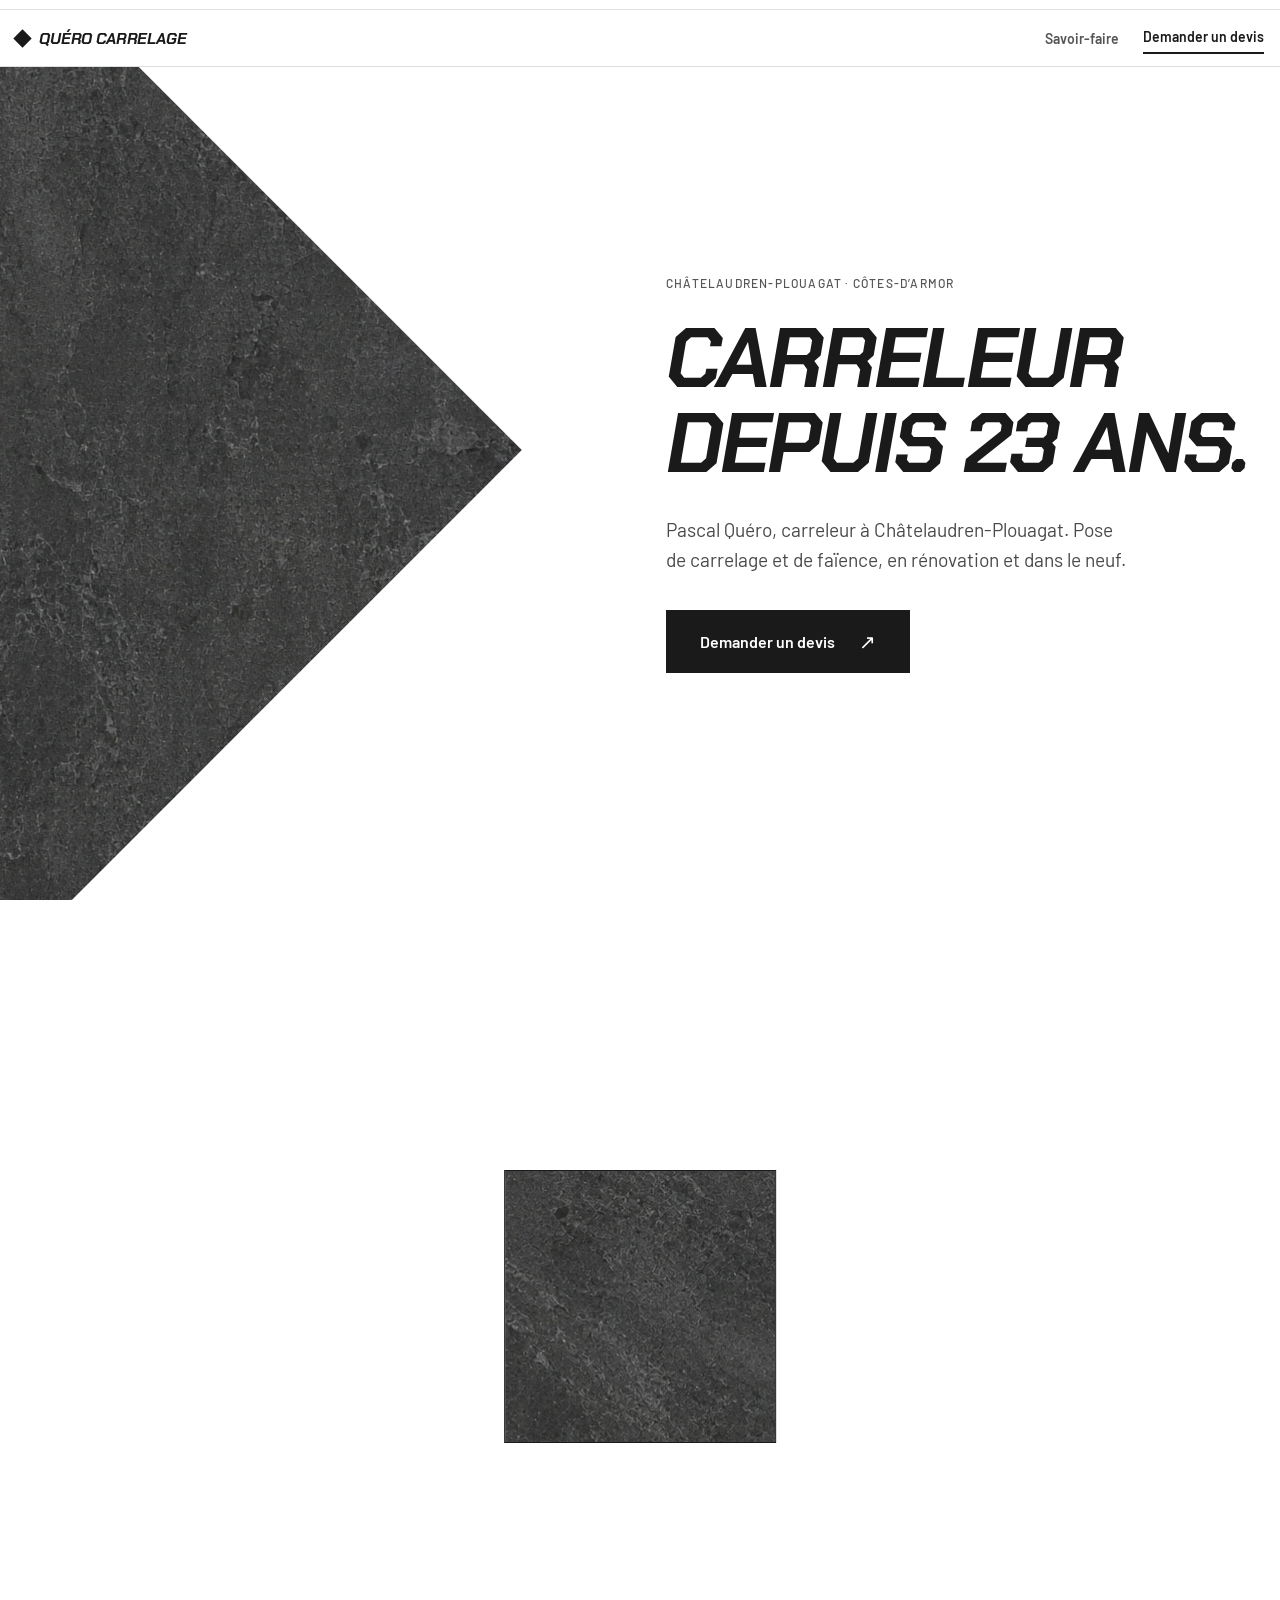
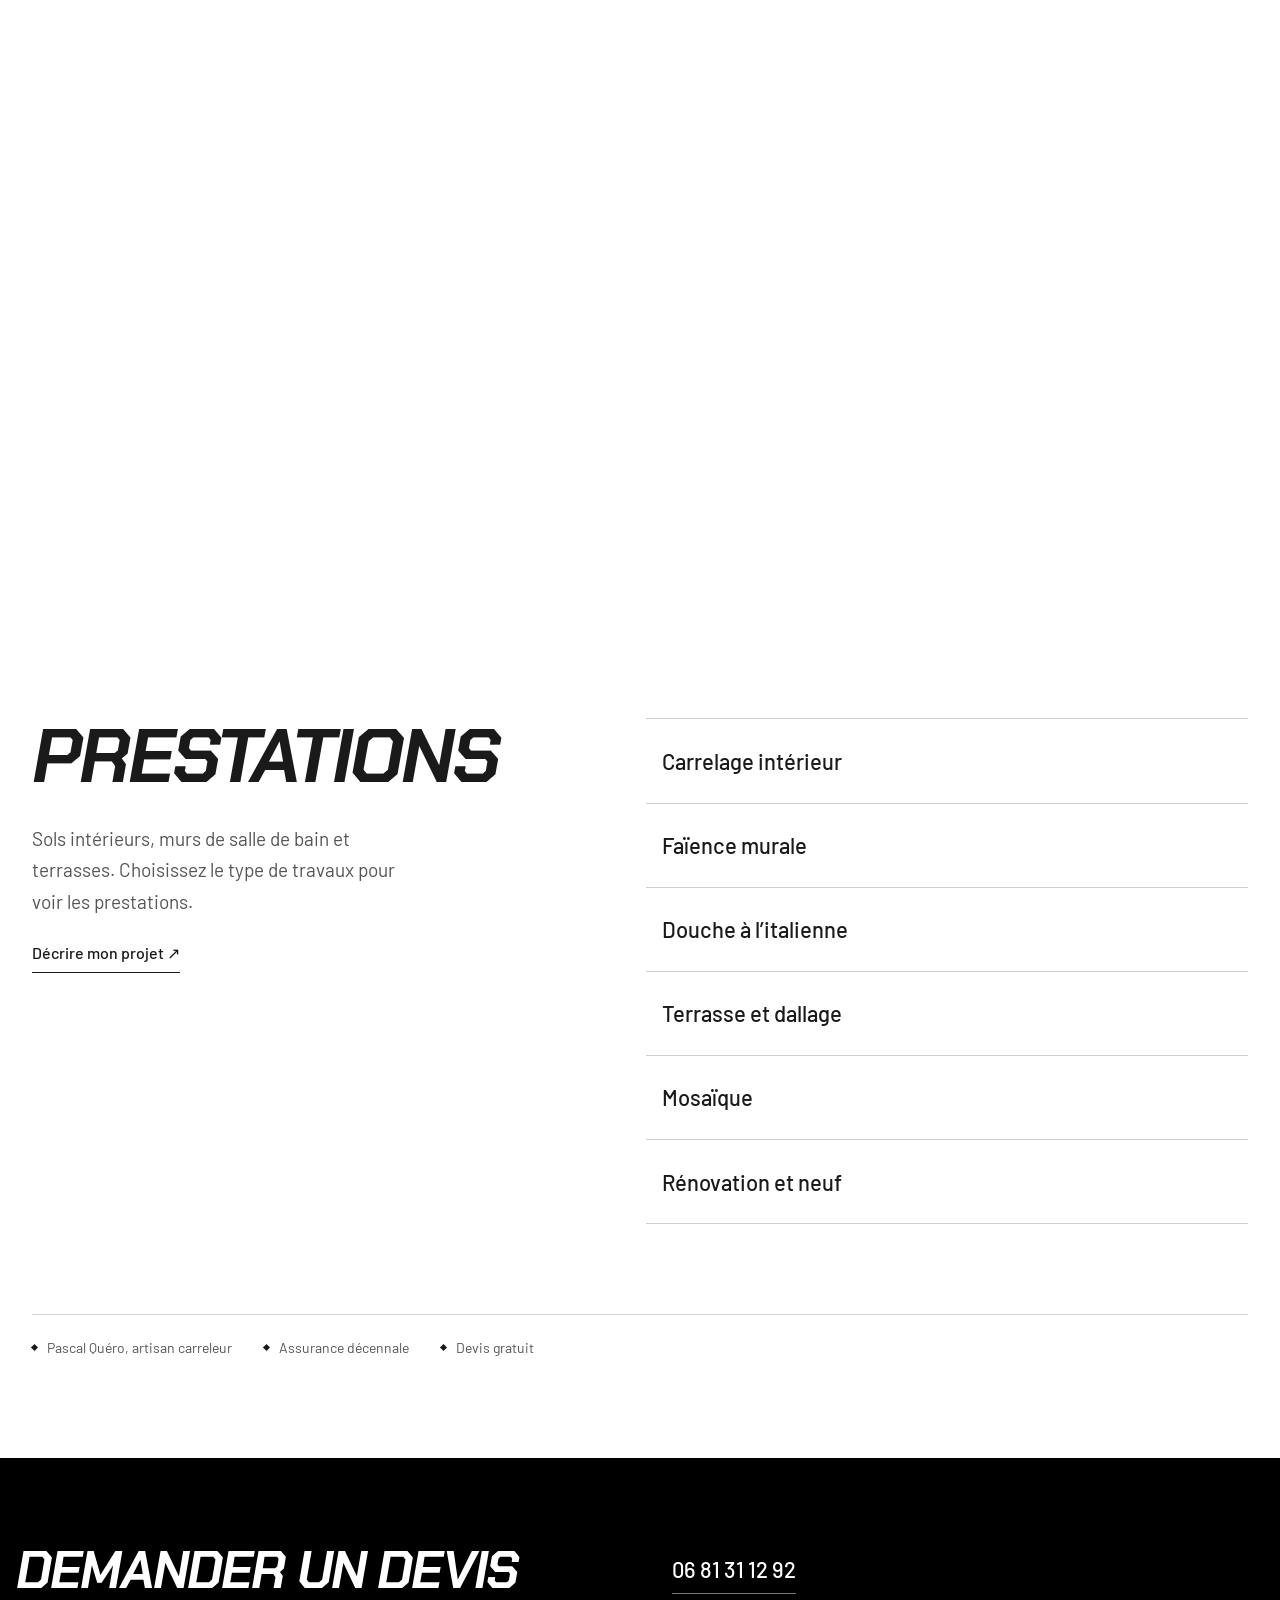
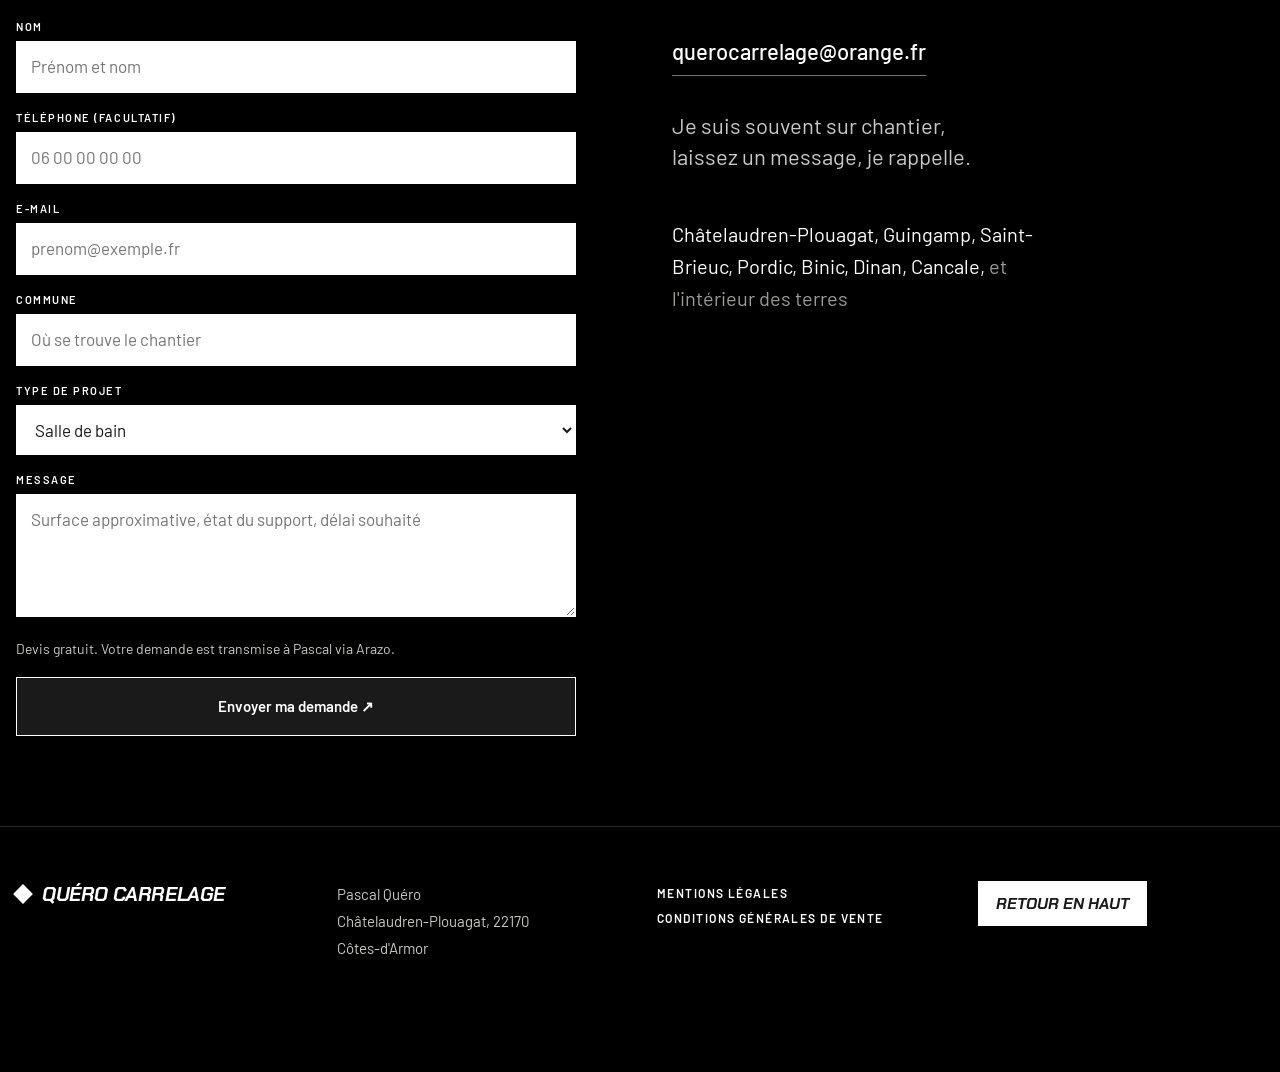
<file: index.html>
<!doctype html>
<html lang="fr">
<head>
<meta charset="utf-8">
<meta name="viewport" content="width=device-width, initial-scale=1, viewport-fit=cover">
<title>Quéro Carrelage — Pascal Quéro, carreleur à Châtelaudren-Plouagat</title>
<meta name="description" content="Pascal Quéro, artisan carreleur à Châtelaudren-Plouagat. Carrelage intérieur, faïence, douche à l’italienne et terrasse en Côtes-d’Armor. Parlons de votre projet.">
<link rel="preload" as="image" href="./assets/photos/tile-surface-mobile.webp" media="(max-width:900px)" fetchpriority="high">
<link rel="preload" as="image" href="./assets/photos/tile-surface.webp" media="(min-width:900.01px)" fetchpriority="high">
<link rel="preload" as="font" href="./assets/fonts/font-3.woff2" type="font/woff2" crossorigin>
<link rel="preload" as="font" href="./assets/fonts/font-0.woff2" type="font/woff2" crossorigin>
<script src="./assets/contact.js?v=2" defer></script>
<meta name="theme-color" content="#ffffff">
<meta name="robots" content="index,follow">
<link rel="canonical" href="https://matthew-quero.github.io/quero-carrelage/">
<meta property="og:type" content="website">
<meta property="og:title" content="Quéro Carrelage — Pascal Quéro, carreleur à Châtelaudren-Plouagat">
<meta property="og:description" content="Carrelage intérieur, faïence, douche à l’italienne et terrasse en Côtes-d’Armor. Pascal Quéro, artisan carreleur à Châtelaudren-Plouagat.">
<meta property="og:url" content="https://matthew-quero.github.io/quero-carrelage/">
<link rel="icon" href="./assets/favicon.svg" type="image/svg+xml">
<!-- home-styles:start -->
<style data-home-styles>
@font-face {
  font-family: 'Barlow';
  font-style: normal;
  font-weight: 400;
  font-display: swap;
  src: url(./assets/fonts/font-0.woff2) format('woff2');
}
@font-face {
  font-family: 'Barlow';
  font-style: normal;
  font-weight: 500;
  font-display: swap;
  src: url(./assets/fonts/font-1.woff2) format('woff2');
}
@font-face {
  font-family: 'Barlow';
  font-style: normal;
  font-weight: 600;
  font-display: swap;
  src: url(./assets/fonts/font-2.woff2) format('woff2');
}
@font-face {
  font-family: 'Chakra Petch';
  font-style: italic;
  font-weight: 700;
  font-display: swap;
  src: url(./assets/fonts/font-3.woff2) format('woff2');
}

:root{--tile-image:url('./assets/photos/tile-surface.webp')}
@media(max-width:900px){:root{--tile-image:url('./assets/photos/tile-surface-mobile.webp')}}

:root{--ink:#1a1a1a;--paper:#fff;--muted:#4a4a4a;--line:#dededb;--header-height:57px;--font-title:'Chakra Petch',Arial,sans-serif;--font-body:'Barlow',Arial,sans-serif}
*{box-sizing:border-box}html{scroll-behavior:smooth;scroll-padding-top:calc(var(--header-height) + 20px)}body{margin:0;background:var(--paper);color:var(--ink);font-family:var(--font-body);-webkit-font-smoothing:antialiased}a{color:inherit;text-decoration:none}button,input,select,textarea{font:inherit}button,a,input,select,textarea{ -webkit-tap-highlight-color:transparent}a,button{transition:background-color .18s ease,color .18s ease}a:hover{color:#666}a:focus-visible,button:focus-visible,input:focus-visible,select:focus-visible,textarea:focus-visible{outline:3px solid #878787!important;outline-offset:5px}input,textarea,select{min-width:0}button{min-height:48px}input,select,textarea{border-radius:0}p{text-wrap:pretty}h1,h2{text-wrap:balance}[hidden]{display:none!important}main{display:block}section,header,footer{min-width:0}section:target{scroll-margin-top:20px}
.skip-link{position:fixed;left:12px;top:12px;z-index:200;background:#111;color:#fff;padding:16px;transform:translateY(-180%)}.skip-link:focus{transform:none}
#site-header{border-bottom:1px solid var(--line)}#site-header>div{min-height:47px}#haut{grid-template-columns:repeat(2,minmax(0,1fr))!important;gap:4vw}#haut [data-herotext]{padding-bottom:60px}#contact{margin-top:0!important;opacity:1!important;transform:none!important;pointer-events:auto!important;scroll-margin-top:calc(var(--header-height) + 20px)}#contact>div{grid-template-columns:repeat(2,minmax(0,1fr))!important}#contact input,#contact textarea,#contact select{line-height:1.4}#contact button{width:100%;font-size:15px!important}#contact a[href^="mailto:"]{overflow-wrap:anywhere;max-width:100%}#mobile-call{padding-bottom:max(10px,env(safe-area-inset-bottom))!important}#mobile-call a{font-size:15px!important;padding:14px!important}.form-note{font-size:14px;line-height:1.5;margin:0;color:#c9c9c6}.form-status:empty{display:none}.form-status{font-size:15px;line-height:1.6;border-left:2px solid #fff;padding-left:16px;margin:0}.tile-texture{display:block;width:100%;height:100%;background:#1a1a1a;background-size:cover;background-position:center}

.reviews{padding:80px max(16px,calc((100vw - 1568px)/2));border-top:1px solid var(--ink);background:#fff}.section-heading{max-width:880px;margin-bottom:36px}.eyebrow{font-size:11px;letter-spacing:.14em;text-transform:uppercase;margin:0 0 18px}.section-heading h2{font-family:var(--font-title);font-style:italic;text-transform:uppercase;font-size:clamp(30px,5vw,64px);line-height:1.03;letter-spacing:-.035em;margin:0 0 22px}.text-link{display:inline-block;border-bottom:1px solid;font-size:14px;min-height:30px}.reviews-list{display:grid;grid-template-columns:repeat(auto-fit,minmax(min(100%,280px),1fr));gap:32px}.review{border-top:1px solid var(--ink);padding-top:22px}.review blockquote{margin:16px 0;line-height:1.6;font-size:19px}.review p{font-size:14px}.rating{letter-spacing:.14em;font-size:19px}#arazo-form iframe{width:100%;min-height:780px;border:0;background:#fff;display:block}#arazo-form .text-link{margin:12px 0;color:#fff}#scroll-video{position:absolute;inset:0;width:100%;height:100%;object-fit:cover;background:#000}.video-mode [data-flat],.video-mode [data-room],.video-mode [data-flatsq],.video-mode [data-tilelayer]{display:none!important}
/* Useful static layout if JavaScript fails or motion is disabled. */
html:not(.has-motion) [data-tilelayer]{display:none!important}html:not(.has-motion) [data-stage]{height:auto!important}html:not(.has-motion) [data-sticky]{background:#fff!important;position:relative!important;top:0!important;height:auto!important;visibility:visible!important;perspective:none!important;padding:24px 16px!important}html:not(.has-motion) [data-flat]{position:relative!important;inset:auto!important;transform:none!important}html:not(.has-motion) [data-grid]{display:grid!important;width:100%;grid-auto-flow:row!important;grid-template-columns:repeat(3,minmax(0,1fr))!important;grid-template-rows:none!important;grid-auto-columns:auto!important;gap:8px!important;transform:none!important}html:not(.has-motion) [data-cell]{width:auto!important;height:auto!important;min-height:160px;transform:none!important;filter:none!important;opacity:1!important}html:not(.has-motion) [data-cell]:empty,html:not(.has-motion) [data-cell]:has(.tile-texture){display:none!important}html:not(.has-motion) [data-room],html:not(.has-motion) [data-flatsq]{display:none!important}html:not(.has-motion) [data-herotext]{opacity:1!important;transform:none!important}
@media(min-width:1600px){#haut>div:first-child{padding-right:20px}}
@media(max-width:760px){#site-header>div{gap:8px!important}#site-header nav a{font-size:11px!important}#site-header a>span:last-child{font-size:13px!important}#haut{grid-template-columns:minmax(0,1fr)!important;gap:0!important;padding-top:12vh!important;min-height:calc(100svh - var(--header-height))!important}#haut [data-herotext]{padding:0 0 64px 17%;align-self:center}#haut h1{font-size:clamp(34px,8.4vw,61px)!important;max-width:16ch!important}#haut p{font-size:17px!important}#haut>div[aria-hidden]{display:none}#contact>div{grid-template-columns:minmax(0,1fr)!important;gap:50px!important;padding-bottom:55px!important}#contact a[href^="tel:"]{font-size:clamp(35px,9vw,58px)!important}#contact form{max-width:none!important}.reviews{padding:56px 16px}html:not(.has-motion) [data-grid]{grid-template-columns:repeat(2,minmax(0,1fr))!important}html:not(.has-motion) [data-cell]{font-size:17px!important;min-height:170px} [data-info]{font-size:clamp(20px,5.5vw,38px)!important;max-width:40vw} }
@media(prefers-reduced-motion:reduce){html{scroll-behavior:auto}*{transition:none!important;animation:none!important}}
@media print{[data-stage],[data-tilelayer],#mobile-call,.scroll-cue,.skip-link{display:none!important}#haut,#contact{display:block!important;min-height:0!important;color:#000!important;background:#fff!important}#haut [data-herotext]{opacity:1!important;transform:none!important}#contact input,#contact select,#contact textarea{border:1px solid #aaa!important}#contact form{display:none!important}header{position:static!important}a{color:inherit!important}}

.hover-1:hover, .hover-1:focus-visible {background:#4A4A4A;color:#FFFFFF}
.hover-2:hover, .hover-2:focus-visible {background:#FFFFFF;color:#1A1A1A}
.hover-3:hover, .hover-3:focus-visible {color:#9A9A96}
.hover-4:hover, .hover-4:focus-visible {color:#9A9A96}
.hover-5:hover, .hover-5:focus-visible {color:#9A9A96}
.hover-6:hover, .hover-6:focus-visible {color:#9A9A96}
.hover-7:hover, .hover-7:focus-visible {background:#9A9A96;color:#1A1A1A}
/* Revision 2: the perspective scene and the readable copy have separate layers. */
[data-sticky]{perspective:none!important;isolation:isolate}
.sequence-scene{position:absolute;inset:0;overflow:hidden;isolation:isolate;z-index:0;perspective:1600px;perspective-origin:50% 45%}
.sequence-copy{position:absolute;inset:0;z-index:3;pointer-events:none}
[data-info]{position:absolute;left:50%;top:48%;margin:0;width:min(17ch,calc(100% - 64px));text-align:center;font-family:var(--font-title);font-size:clamp(34px,5.2vw,72px);font-style:italic;font-weight:700;line-height:1.08;letter-spacing:-.035em;color:#fff;text-transform:uppercase;opacity:0;visibility:hidden;will-change:transform,opacity;text-wrap:balance}


[data-plane="wleft"]{background-color:#242424!important}[data-plane="wright"]{background-color:#1c1c1c!important}[data-plane="back"]{background-color:#101010!important}[data-plane="ceiling"]{background-color:#2d2d2d!important}
#haut{min-height:calc(100svh - var(--header-height))!important;padding-top:40px!important;padding-bottom:40px!important}
#haut .hero-copy{padding-bottom:0!important}
#haut h1{font-size:clamp(48px,6.5vw,96px)!important;line-height:1.02!important;max-width:none!important}
.hero-title-line{display:block;white-space:nowrap}
#haut .hero-location{margin:0 0 25px;font-family:var(--font-body);font-size:12px!important;letter-spacing:.1em;font-weight:500;line-height:1.5;text-transform:uppercase;color:#555}
#haut .hero-intro{font-size:clamp(17px,1.5vw,20px)!important;max-width:35ch;line-height:1.6!important;margin-top:28px!important}
.button-primary,.button-submit{font-family:var(--font-body)!important;font-size:16px!important;font-weight:600!important;font-style:normal!important;text-transform:none!important;letter-spacing:0!important;display:inline-flex;align-items:center;justify-content:center;gap:24px;min-height:54px}
.button-primary::after{content:'↗';font-size:20px;font-weight:400}
.hover-1:hover,.hover-1:focus-visible{background:#444!important;color:#fff!important}
.hover-2:hover,.hover-2:focus-visible{background:#fff!important;color:#111!important}
.hover-3:hover,.hover-4:hover,.hover-5:hover,.hover-6:hover{color:#aaa!important}
.hover-7:hover{background:#ccc!important;color:#111!important}
.nav-services,.nav-quote{font-family:var(--font-body)!important;font-size:14px!important;font-weight:600!important;font-style:normal!important;text-transform:none!important;letter-spacing:0!important;display:inline-flex;align-items:center;min-height:32px}
.nav-services{color:#555}.nav-services:hover,.nav-quote:hover{color:#111;border-bottom:2px solid #111}
#contact a[href^="tel:"]{font-family:var(--font-body)!important;font-style:normal!important;font-weight:600!important;letter-spacing:-.035em!important;font-size:clamp(34px,5.1vw,68px)!important;line-height:1.1!important}
#contact>div>div:last-child>div>p{font-family:var(--font-body)!important;font-style:normal!important;font-weight:400!important;font-size:20px!important;line-height:1.6!important;text-transform:none!important;letter-spacing:0!important;max-width:34ch!important}
.services{position:relative;z-index:10;display:grid;grid-template-columns:minmax(0,1fr) minmax(0,1.15fr);gap:clamp(48px,7vw,120px);max-width:1600px;margin:0 auto;padding:clamp(64px,8vw,120px) 32px;background:#fff;scroll-margin-top:calc(var(--header-height) + 20px)}
.services-heading h2{margin:0 0 28px;font-family:var(--font-title);font-style:italic;font-weight:700;text-transform:uppercase;line-height:1;letter-spacing:-.04em;font-size:clamp(44px,6vw,80px)}
.services-heading>p:not(.eyebrow){margin:0 0 26px;max-width:35ch;font-size:19px;line-height:1.65;color:#555}
.services-heading .text-link{font-size:16px;font-weight:500;padding-bottom:6px}
.services-list{list-style:none;margin:0;padding:0}.services-list li{display:grid;grid-template-columns:32px minmax(0,1fr);column-gap:20px;padding:22px 0;border-top:1px solid #cfcfcc}.services-list li:last-child{border-bottom:1px solid #cfcfcc}.services-list li>span{grid-row:1 / 3;font-size:12px;color:#777;padding-top:5px}.services-list h3{margin:0;font-size:22px;font-weight:600;line-height:1.3;letter-spacing:-.015em}.services-list p{margin:6px 0 0;font-size:16px;line-height:1.5;color:#555}
.services-assurances{grid-column:1 / -1;display:flex;flex-wrap:wrap;gap:12px 32px;margin:0;padding-top:24px;border-top:1px solid #cfcfcc;font-size:14px;color:#555}.services-assurances span{display:inline-flex;gap:10px;align-items:center}.services-assurances span::before{content:'';display:block;width:5px;height:5px;background:#1a1a1a;transform:rotate(45deg)}
html:not(.has-motion) [data-stage]{display:none!important}
.video-mode [data-copy],.video-mode [data-phase]{display:none!important}
@media(max-width:760px){
 #haut{min-height:calc(100svh - var(--header-height))!important;padding-top:40px!important;padding-bottom:48px!important}
 #haut .hero-copy{padding:0 0 0 17%!important}
 #haut h1{font-size:clamp(34px,8.9vw,68px)!important}
 #haut .hero-location{font-size:10px!important;letter-spacing:.06em;margin-bottom:20px;max-width:30ch}
 #haut .hero-intro{font-size:17px!important;margin-top:24px!important}
 #haut .button-primary{padding:17px 20px!important;font-size:14px!important;gap:16px}
 .nav-services{display:none}#site-header .nav-quote{font-size:12px!important}
 [data-info]{font-size:clamp(30px,7.8vw,48px)!important;max-width:none!important;width:calc(100% - 40px);top:46%;line-height:1.12}


 .services{grid-template-columns:minmax(0,1fr);gap:40px;padding:64px 20px}
 .services-heading h2{font-size:52px}.services-heading>p:not(.eyebrow){font-size:18px}
 .services-list li{padding:20px 0;column-gap:12px;grid-template-columns:24px minmax(0,1fr)}.services-list h3{font-size:21px}
 .services-assurances{font-size:13px;gap:14px 22px;padding-top:22px}
 #contact a[href^="tel:"]{font-size:clamp(32px,8.3vw,58px)!important}
 #contact>div>div:last-child>div>p{font-size:18px!important}
}
/* Use one header offset for anchors, rather than adding margin and padding twice. */
html{scroll-padding-top:var(--header-height)}
#haut,#savoir-faire,#contact,section:target{scroll-margin-top:0!important}

/* Photos stay in the opening mosaic; the room keeps its dark tiles. */
[data-scene]{transition:none!important}
[data-copy]{transition:none!important}
[data-info]{width:14ch;max-width:calc(100vw - 32px);font-size:clamp(36px,4.2vw,66px);text-align:left;transform-origin:50% 50%;text-wrap:balance}
/* The next section rises through the final viewport while the room fades. */
.has-motion [data-stage]{margin-bottom:calc(-1 * var(--sequence-overlap,0px))}
.services{max-width:none;width:100%;padding-left:max(32px,calc((100vw - 1536px)/2));padding-right:max(32px,calc((100vw - 1536px)/2));min-height:var(--sequence-overlap,0px);align-content:center}
.services-list li{display:block;padding:0}
.services-list li a{display:flex;align-items:center;justify-content:space-between;gap:24px;padding:26px 16px;font-size:22px;font-weight:500;line-height:1.3;transition:padding .22s ease,background .22s ease,color .22s ease}
.services-list li a>span{font-size:24px;opacity:0;transform:translate(-8px,8px);transition:opacity .22s ease,transform .22s ease}
.services-list li a:hover,.services-list li a:focus-visible{padding-left:28px;background:#1a1a1a;color:#fff}
.services-list li a:hover>span,.services-list li a:focus-visible>span{opacity:1;transform:none}
.services-assurances{margin-top:0}
.contact-reviews{margin-top:auto;padding:32px 0 0;border-top:1px solid #393939;color:#fff;background:transparent}
.contact-reviews h3{font-size:22px;font-weight:500;margin:0 0 24px}
.contact-reviews .reviews-list{display:block}
.contact-reviews .review{padding:20px 0;border-color:#393939}
.contact-reviews .review:first-child{padding-top:0;border:0}
.contact-reviews .review blockquote{font-size:18px;margin:12px 0;line-height:1.6}
.contact-reviews .review p{margin:0;color:#bbb}
.contact-reviews .text-link{margin-top:20px}
@media(max-width:760px){
 [data-info]{font-size:clamp(32px,8.4vw,48px)!important;width:12ch;top:50%}
 .services{padding-left:20px;padding-right:20px}
 .services-heading h2{font-size:46px}
 .services-list li{padding:0}
 .services-list li a{padding:22px 12px;font-size:20px}
 .services-list li a>span{opacity:1;transform:none}
 .contact-reviews{margin-top:20px}
}
@media(prefers-reduced-motion:reduce){.services-list li a,.services-list li a>span{transition:none}}

/* Programmatic section focus must not draw a frame around the whole hero. */
section[tabindex="-1"]:focus,h1[tabindex="-1"]:focus,h2[tabindex="-1"]:focus{outline:none}
/* The service section is opaque throughout the handoff: no grey double exposure. */
.services{opacity:1!important}
[data-info]{text-align:center}
.tile-link{display:flex;position:relative;align-items:flex-end;width:100%;height:100%;padding:18px;color:inherit;overflow:hidden}
.tile-link:hover{color:#fff;background:#363636}
.tile-link:focus-visible{outline:3px solid #fff!important;outline-offset:-7px}
.tile-caption{display:block;max-width:100%;font:inherit}
.tile-caption>span{display:inline-block;transition:transform .2s ease}
.tile-link:hover .tile-caption>span{transform:translate(3px,-3px)}
.tile-photo{padding:0}
img.tile-texture{display:block;width:100%;height:100%;object-fit:cover;object-position:center}
.tile-photo .tile-texture{transition:transform .35s ease,filter .35s ease}
.tile-photo:hover .tile-texture{transform:scale(1.045);filter:brightness(.8)}
.tile-photo-arrow{position:absolute;right:16px;bottom:14px;font-family:var(--font-body);font-size:28px;color:white;opacity:0}
.tile-photo:hover .tile-photo-arrow,.tile-photo:focus-visible .tile-photo-arrow{opacity:1}
@media(prefers-reduced-motion:reduce){.tile-photo .tile-texture,.tile-caption>span{transition:none}}
/* All three mosaic rows fit the actual sticky area, including the header and two joints. */
.has-motion [data-grid]{grid-template-rows:repeat(3,calc((100svh - var(--header-height) - 16px)/3))!important;grid-auto-columns:calc((100svh - var(--header-height) - 16px)/3)!important}
.has-motion [data-cell]{width:calc((100svh - var(--header-height) - 16px)/3)!important;height:calc((100svh - var(--header-height) - 16px)/3)!important}

.contact-action{display:inline-flex;align-items:center;align-self:flex-start;gap:16px;font-family:var(--font-body);font-size:22px;font-weight:500;line-height:1.4;border-bottom:1px solid #777;padding:8px 0;color:#fff}.contact-action:hover{color:#ccc;border-color:#fff}
#contact .contact-action[href]{font-family:var(--font-body)!important;font-style:normal!important;font-weight:500!important;font-size:22px!important;line-height:1.4!important;letter-spacing:0!important}

/* Full-face mineral material: no magnified crop from a white product photo. */
[data-tile], [data-cell][style*="background:#1A1A1A"], [data-cell].material-slot {background-image:var(--tile-image)!important;background-size:cover;background-position:center}

/* Prevent native scroll chaining/bounce beyond the document edges. */
html,body{overscroll-behavior-y:none}
/* A single, unbroken word group on both sides of the camera. */
[data-info]{width:max-content!important;max-width:none!important;white-space:nowrap;text-wrap:nowrap;font-size:clamp(30px,4.2vw,66px);text-align:center}
@media(max-width:760px){[data-info]{font-size:clamp(22px,6vw,38px)!important}}
/* Empty material tiles throughout the mosaic, then a full tiled floor. */
[data-cell]:empty{background-image:var(--tile-image)!important;background-size:cover;background-position:center}
[data-cell]{position:relative}
[data-cell]::after{content:"";position:absolute;inset:0;background:#303030 var(--tile-image) center/cover;opacity:var(--floor-material,0);pointer-events:none;z-index:3}

/* Feedback from the quote request API keeps the existing form layout. */
.form-status[data-state="success"]{color:#7bd88f;border-color:currentColor}
.form-status[data-state="error"]{color:#ff9a8f;border-color:currentColor}
#quote-form button:disabled{opacity:.65;cursor:wait}

/* Portrait composition: the copy leads, the tile occupies its own lower area. */
@media(max-width:900px){
 html{scroll-padding-top:var(--header-height)}
 #site-header>div{padding:8px 20px!important;gap:12px!important;min-height:58px}
 #site-header a>span:last-child{font-size:14px!important;white-space:nowrap}
 #site-header a>span:first-child{width:10px!important;height:10px!important}
 #site-header nav{gap:0!important}.nav-services{display:none!important}
 #site-header .nav-quote{font-family:var(--font-body)!important;font-style:normal!important;font-size:12px!important;letter-spacing:0!important;text-transform:none!important;display:flex;align-items:center;min-height:44px;border:0!important;padding:0!important}
 #haut{display:block!important;direction:ltr!important;min-height:max(720px,calc(100svh - var(--header-height)))!important;padding:32px 24px 290px!important;overflow:hidden}
 #haut .hero-copy{padding:0!important;max-width:580px;margin:0!important}
 #haut .hero-location{font-size:10px!important;line-height:1.5;letter-spacing:.07em!important;max-width:none!important;margin:0 0 22px!important}
 #haut h1{font-size:clamp(39px,10.6vw,64px)!important;line-height:1.02!important;letter-spacing:-.045em!important;max-width:none!important}
 .hero-title-line{display:block;white-space:nowrap}
 #haut .hero-intro{font-size:17px!important;line-height:1.55!important;max-width:34ch!important;margin:22px 0 0!important}
 #haut .hero-copy>div{margin-top:24px!important}
 #haut .button-primary{padding:16px 20px!important;min-height:54px;font-family:var(--font-body)!important;font-style:normal!important;font-size:15px!important;text-transform:none!important;letter-spacing:0!important;max-width:100%;width:100%;justify-content:space-between}
 #haut>div[aria-hidden]{display:none!important}
 [data-info]{font-size:clamp(24px,6.6vw,38px)!important;line-height:1.08!important;letter-spacing:-.025em!important;white-space:nowrap!important}
 .tile-link{padding:14px}.tile-caption{font-size:17px;line-height:1.15}.tile-photo{padding:0}
 .services{display:block;padding:56px 24px 48px!important}
 .services-heading h2{font-size:clamp(36px,9.5vw,54px)!important;margin-bottom:20px}
 .services-heading>p:not(.eyebrow){font-size:17px!important;line-height:1.6;margin-bottom:20px;max-width:38ch}
 .services-heading .text-link{font-size:15px;margin-bottom:36px}
 .services-list li{display:block;padding:0!important}.services-list li>a{min-height:70px;padding:21px 0!important;font-size:19px!important;line-height:1.25;gap:20px}
 .services-assurances{font-size:13px;line-height:1.5;display:grid;gap:12px;margin-top:28px;padding-top:24px}
 #contact{min-height:0!important;display:block!important}
 #contact>div{display:block!important;padding:48px 24px 56px!important}
 #contact-title{font-size:clamp(32px,8vw,46px)!important;line-height:1.05!important;margin:0 0 30px!important}
 #quote-form{gap:20px!important;max-width:none!important}
 #quote-form input,#quote-form select,#quote-form textarea{font-size:16px!important;padding:14px!important;line-height:1.45;min-height:52px}
 #quote-form textarea{min-height:140px}#quote-form label{font-size:11px!important;letter-spacing:.08em!important}
 #quote-form button{font-family:var(--font-body)!important;font-style:normal!important;text-transform:none!important;line-height:1.4!important;min-height:56px;font-size:15px!important;padding:16px!important}
 .form-note{font-size:13px;line-height:1.6}
 #contact>div>div+div{margin-top:48px;padding-top:32px;border-top:1px solid #444}
 #contact .contact-action[href]{font-size:20px!important;overflow-wrap:anywhere;min-height:44px}
 #contact>div>div:last-child>div>p{font-size:16px!important;line-height:1.6!important}
 #mobile-call{padding:8px 16px max(8px,env(safe-area-inset-bottom))!important}
 #mobile-call a{padding:12px!important;font-family:var(--font-body)!important;font-style:normal!important;font-size:16px!important;line-height:1.35!important}
 footer{display:flex!important;flex-direction:column!important;gap:24px!important;padding:36px 24px 90px!important}
 footer>div:last-child a{font-family:var(--font-body)!important;font-style:normal!important;text-transform:none!important;font-size:14px!important}
 /* Service detail pages use the same reading rhythm as the homepage. */
 .page-header{padding:10px 20px!important;gap:12px;min-height:64px}.brand{font-size:13px!important;gap:6px}.page-quote{font-size:12px!important;min-height:44px;display:flex;align-items:center;border:0}
 .service-page main{padding:0 24px}.breadcrumb{font-size:12px;padding:24px 0 20px;gap:8px}.breadcrumb .return-link{width:100%;margin-bottom:8px;min-height:36px;display:flex;align-items:center}
 .service-intro{display:block;padding:16px 0 32px}.service-intro h1{font-size:clamp(36px,9.6vw,58px);line-height:1.02;margin-bottom:24px}.service-intro p{font-size:18px;line-height:1.6;margin-bottom:20px}.service-intro .service-local{font-size:14px}
 .service-cta{width:100%;font-size:15px;min-height:54px;padding:16px 20px}.service-image{padding-top:24px}.service-image img{aspect-ratio:4/3;object-fit:cover}.service-image figcaption{font-size:11px}
 .service-body{display:flex;flex-direction:column;gap:36px;padding:36px 0}.service-body aside nav{font-size:14px;gap:0;border-top:1px solid #ddd}.service-body aside nav a{padding:14px 0;border-bottom:1px solid #ddd;min-height:44px}.service-body aside p{font-size:18px;margin:20px 0 0}
 .service-content h2{font-size:26px;margin-bottom:16px}.service-content p{font-size:17px;line-height:1.65}.service-content section{padding-bottom:28px;margin-bottom:28px}.service-content summary{font-size:17px;line-height:1.45}.service-content details p{font-size:16px}
 .service-contact{display:block;padding:28px 24px;margin-bottom:32px}.service-contact h2{font-size:34px}.service-contact p{font-size:17px;line-height:1.6;margin:20px 0 24px}.service-contact>div{display:flex;flex-direction:column;align-items:stretch;gap:20px}.service-phone{font-size:20px}.page-footer{align-items:flex-start;font-size:13px}
}
@media(min-width:600px) and (max-width:900px){
 #haut{padding:48px 40px 330px!important}#haut .hero-intro{max-width:38ch!important}#haut .button-primary{max-width:330px}
 .services,#contact>div{padding-left:40px!important;padding-right:40px!important}.service-page main{padding:0 40px}
}
@media(max-width:350px){#haut{padding-left:20px!important;padding-right:20px!important}#haut h1{font-size:35px!important}#haut .hero-intro{font-size:16px!important}#site-header>div{padding-left:14px!important;padding-right:14px!important}#site-header a>span:last-child{font-size:12px!important}.services,#contact>div{padding-left:20px!important;padding-right:20px!important}}
/* Compact mosaic: two columns fit in portrait without giant cropped cards. */
@media(max-width:900px){
 .has-motion [data-grid]{grid-template-rows:repeat(3,min(220px,calc((100vw - 40px)/2)))!important;grid-auto-columns:min(220px,calc((100vw - 40px)/2))!important;gap:8px!important}
 .has-motion [data-cell]{width:min(220px,calc((100vw - 40px)/2))!important;height:min(220px,calc((100vw - 40px)/2))!important}
 .tile-caption{font-size:clamp(13px,3.6vw,17px)!important;line-height:1.15;letter-spacing:0}
 .tile-link{padding:12px}.tile-photo{padding:0}
 [data-info]{font-size:clamp(26px,7.2vw,36px)!important;text-shadow:0 1px 12px #0008}
}
@media(max-width:900px){[data-plane]{backface-visibility:visible!important}}
@media(max-width:900px){
 [data-room-inner]::after{content:"";position:absolute;left:0;top:100%;width:100%;height:var(--room-depth);transform-origin:50% 0%;transform:translateZ(var(--room-half-depth)) rotateX(90deg);background-image:repeating-linear-gradient(0deg,#484848 0 4px,transparent 4px var(--room-step)),repeating-linear-gradient(90deg,#484848 0 4px,transparent 4px var(--room-step)),var(--tile-image);background-size:auto,auto,var(--room-step) var(--room-step);opacity:var(--room-floor-opacity,0);backface-visibility:visible}
}
.hero-location span+span::before{content:' · '}
.place-name{white-space:nowrap}
@media(max-width:900px){
 html{scrollbar-width:none}html::-webkit-scrollbar{display:none}
 #haut .hero-location{font-size:12px!important;line-height:1.5!important;letter-spacing:.025em!important;margin-bottom:24px!important;text-transform:none!important}
 #haut .hero-location span{display:block}#haut .hero-location span:first-child{font-weight:600}#haut .hero-location span+span{color:#777}#haut .hero-location span+span::before{content:none}
 #haut h1{font-size:clamp(40px,11.8vw,64px)!important;line-height:1.02!important}
 #haut .hero-intro{font-size:16px!important;line-height:1.55!important;margin-top:24px!important;max-width:34ch!important}
 #haut .hero-copy>div{margin-top:24px!important}
}
@media(max-width:350px){#haut h1{font-size:36px!important}#haut .hero-location{font-size:11px!important}}

/* The tile has a real place between the heading and introduction. */
.hero-tile-space{display:none}
@media(max-width:900px){
 #haut{min-height:calc(100svh - var(--header-height))!important;padding-bottom:32px!important}
 #haut .hero-tile-space{display:block;height:clamp(190px,26svh,250px);margin:20px 0!important}
 #haut .hero-intro{margin-top:0!important}
 .has-motion [data-grid]{grid-template-rows:repeat(3,calc((100svh - var(--header-height) - 16px)/3))!important;grid-auto-columns:calc((100svh - var(--header-height) - 16px)/3)!important}
 .has-motion [data-cell]{width:calc((100svh - var(--header-height) - 16px)/3)!important;height:calc((100svh - var(--header-height) - 16px)/3)!important}
 html:not(.has-motion) .hero-tile-space{display:none}
}

/* Mobile storyboard: pinned copy, five tile rows and explicit links. */
@media(max-width:900px){
 .mobile-sequence .hero-scroll{position:relative}
 .mobile-sequence #haut{overflow:visible!important;padding:24px 24px 28px!important;max-width:none;background:#fff;z-index:2;min-height:calc(100svh - var(--header-height))!important}
 .mobile-sequence #haut .hero-copy{max-width:580px;margin:0 auto!important}
 .mobile-sequence .hero-tile-space{position:relative;height:clamp(150px,25svh,270px)!important;margin:16px 0!important}
 .mobile-sequence #haut .hero-location{margin-bottom:18px!important}
 .mobile-sequence #haut h1{font-size:clamp(36px,10.8vw,60px)!important}
 .mobile-sequence #haut .hero-intro{min-height:4.65em;font-size:16px!important;line-height:1.55!important;margin:0!important}
 .mobile-sequence #haut .hero-copy>div:last-child{margin-top:20px!important}
 .has-motion.mobile-sequence [data-grid]{grid-template-rows:repeat(5,var(--mobile-cell))!important;grid-auto-columns:var(--mobile-cell)!important;gap:8px!important}
 .has-motion.mobile-sequence [data-cell]{width:var(--mobile-cell)!important;height:var(--mobile-cell)!important;background:#242424 var(--tile-image) center/cover;border:0}
 .mobile-service-tile{background-position:center;background-size:cover;padding:0!important;color:#fff}
 .mobile-service-tile>img.tile-texture{position:absolute;inset:0;z-index:0}
 .mobile-service-tile::before{z-index:1;pointer-events:none}
 .mobile-service-tile .mobile-tile-label,.mobile-service-tile .mobile-tile-arrow{z-index:2}
 .mobile-service-tile::before{content:'';position:absolute;inset:0;background:linear-gradient(transparent 15%,#0006 45%,#000d)}
 .mobile-tile-label{position:absolute;bottom:12px;left:12px;right:10px;display:grid;gap:7px;line-height:1.15}
 .mobile-tile-label strong{font-family:var(--font-title);font-style:italic;text-transform:uppercase;font-size:clamp(14px,3.8vw,20px)}
 .mobile-tile-label>span{font-family:var(--font-body);font-size:11px;text-decoration:underline;text-underline-offset:3px}
 .mobile-tile-arrow{position:absolute;right:10px;top:10px;border:1px solid #fff9;border-radius:50%;width:29px;height:29px;display:grid;place-items:center;background:#1119;font-size:21px;line-height:1}
 .mobile-service-tile:hover::before,.mobile-service-tile:focus-visible::before{background:#0008}
 .mobile-sequence [data-info]{font-size:clamp(26px,7.2vw,38px)!important;line-height:1.15!important}
 .room-build-copy{position:absolute;top:38%;left:24px;right:24px;text-align:center;margin:0;color:#fff;font-family:var(--font-title);font-size:clamp(25px,7vw,40px);font-style:italic;font-weight:700;line-height:1.15;text-transform:uppercase;opacity:0;text-shadow:0 2px 15px #0008}
}
@media(max-width:900px) and (max-height:680px){
 .mobile-sequence #haut{padding:16px 20px!important}
 .mobile-sequence #haut .hero-location{font-size:10px!important;line-height:1.3!important;margin-bottom:12px!important}
 .mobile-sequence #haut h1{font-size:32px!important}
 .mobile-sequence .hero-tile-space{height:125px!important;margin:12px 0!important}
 .mobile-sequence #haut .hero-intro{font-size:14px!important;line-height:1.4!important;min-height:4.2em}
 .mobile-sequence #haut .hero-copy>div:last-child{margin-top:12px!important}
 .mobile-sequence #haut .button-primary{min-height:46px;padding:12px 16px!important}
 .mobile-tile-label{bottom:8px;left:8px;gap:4px}.mobile-tile-label strong{font-size:12px}.mobile-tile-label>span{font-size:10px}.mobile-tile-arrow{top:6px;right:6px;width:24px;height:24px;font-size:18px}
}

@media(max-width:900px){
 .mobile-sequence [data-flat]{display:block!important}
 .has-motion.mobile-sequence [data-grid]{width:max-content!important}
}

@media(max-width:900px){
 .mobile-sequence #haut .hero-copy{display:flex;flex-direction:column;width:100%;min-height:calc(100svh - var(--header-height) - 52px)}
 .mobile-sequence #haut .hero-tile-space{height:auto!important;min-height:clamp(150px,25svh,270px);flex:1}
 .mobile-sequence #haut .hero-copy>div:last-child{flex:none}
}
@media(max-width:900px) and (max-height:680px){
 .mobile-sequence #haut .hero-copy{min-height:calc(100svh - var(--header-height) - 32px)}
 .mobile-sequence #haut .hero-tile-space{min-height:125px!important}
}

html:not(.has-motion) .sequence-copy{display:none}

/* Four grid cells form one photo; each photo is used once. */
@media(max-width:900px){
 .has-motion.mobile-sequence [data-grid]{grid-template-columns:repeat(7,var(--mobile-cell))!important;grid-auto-flow:row!important}
 .mobile-photo-block{position:relative;width:calc(2 * var(--mobile-cell) + 8px);height:calc(2 * var(--mobile-cell) + 8px);z-index:2;overflow:hidden;will-change:opacity}
 .mobile-photo-block .mobile-tile-label{bottom:20px;gap:10px;left:16px;right:16px}
 .mobile-photo-block .mobile-tile-label strong{font-size:clamp(21px,5.6vw,32px);line-height:1.05}
 .mobile-photo-block .mobile-tile-label>span{font-size:13px}
 .mobile-photo-block .mobile-tile-arrow{width:36px;height:36px;font-size:25px;top:16px;right:16px}
 [data-hero-continuation]{isolation:isolate}
}
@media(max-width:900px) and (max-height:680px){.mobile-photo-block .mobile-tile-label strong{font-size:18px}.mobile-photo-block .mobile-tile-label>span{font-size:11px}.mobile-photo-block .mobile-tile-label{bottom:14px}}

@media(max-width:900px){
 .has-motion.mobile-sequence [data-tile],.has-motion.mobile-sequence [data-cell]{background-image:var(--tile-image)!important;background-size:100% 100%!important;background-position:center!important;background-repeat:no-repeat!important;filter:none!important}
}

</style>
<!-- home-styles:end -->
<script src="./site.config.js?v=12" defer></script>
<script src="./assets/site.js?v=12" defer></script>
<script src="./assets/quote-form.js?v=1" defer></script>
<script src="./assets/mobile-room.js?v=8" defer></script><script src="./assets/mobile-sequence.js?v=8" defer></script><script src="./assets/sequence.js?v=19" defer></script>
<script src="./assets/navigation.js?v=1" defer></script>
<meta property="og:image" content="https://matthew-quero.github.io/quero-carrelage/assets/social/quero-carrelage-1200x630.jpg">
<meta property="og:image:type" content="image/jpeg">
<meta property="og:image:width" content="1200">
<meta property="og:image:height" content="630">
<meta property="og:image:alt" content="Quéro Carrelage — Pascal Quéro, carrelage et faïence à Châtelaudren-Plouagat">
<meta property="og:locale" content="fr_FR">
<meta property="og:site_name" content="Quéro Carrelage">
<meta name="twitter:card" content="summary_large_image">
<meta name="twitter:image" content="https://matthew-quero.github.io/quero-carrelage/assets/social/quero-carrelage-1200x630.jpg">
<script type="application/ld+json" data-business-schema>
{
  "@context": "https://schema.org",
  "@type": [
    "LocalBusiness",
    "HomeAndConstructionBusiness"
  ],
  "@id": "https://matthew-quero.github.io/quero-carrelage/#entreprise",
  "name": "Quéro Carrelage",
  "legalName": "Pascal Quéro",
  "url": "https://matthew-quero.github.io/quero-carrelage/",
  "description": "Pose de carrelage intérieur, de faïence, de douche à l’italienne et de terrasse, en rénovation et dans le neuf.",
  "image": "https://matthew-quero.github.io/quero-carrelage/assets/social/quero-carrelage-1200x630.jpg",
  "address": {
    "@type": "PostalAddress",
    "streetAddress": "1 rue de Mississipi",
    "postalCode": "22170",
    "addressLocality": "Châtelaudren-Plouagat",
    "addressCountry": "FR"
  },
  "areaServed": [
    {
      "@type": "City",
      "name": "Châtelaudren-Plouagat"
    },
    {
      "@type": "City",
      "name": "Guingamp"
    },
    {
      "@type": "City",
      "name": "Saint-Brieuc"
    },
    {
      "@type": "City",
      "name": "Pordic"
    },
    {
      "@type": "City",
      "name": "Binic"
    },
    {
      "@type": "City",
      "name": "Dinan"
    },
    {
      "@type": "City",
      "name": "Cancale"
    }
  ],
  "identifier": {
    "@type": "PropertyValue",
    "propertyID": "SIRET",
    "value": "44516773700011"
  }
}
</script>
</head>
<body>
<a class="skip-link" href="#contact">Aller à la demande de devis</a>

<div style="background:#FFFFFF;color:#1A1A1A;overflow-x:clip">

  <div style="position:fixed;top:0;left:0;right:0;z-index:90;height:10px;background:#FFFFFF;border-bottom:1px solid #E2E2E0;overflow:hidden">
    <div data-progress="1" style="height:100%;width:0%;overflow:hidden">
      <div style="height:100%;width:100vw;display:flex;gap:12px;overflow:hidden">
        <div style="width:200px;background:#1A1A1A;transform:skewX(-22deg);flex:none"></div>
        <div style="width:168px;background:#1A1A1A;transform:skewX(-22deg);flex:none"></div>
        <div style="width:140px;background:#1A1A1A;transform:skewX(-22deg);flex:none"></div>
        <div style="width:118px;background:#1A1A1A;transform:skewX(-22deg);flex:none"></div>
        <div style="width:96px;background:#1A1A1A;transform:skewX(-22deg);flex:none"></div>
        <div style="width:78px;background:#1A1A1A;transform:skewX(-22deg);flex:none"></div>
        <div style="width:63px;background:#1A1A1A;transform:skewX(-22deg);flex:none"></div>
        <div style="width:51px;background:#1A1A1A;transform:skewX(-22deg);flex:none"></div>
        <div style="width:41px;background:#1A1A1A;transform:skewX(-22deg);flex:none"></div>
        <div style="width:33px;background:#1A1A1A;transform:skewX(-22deg);flex:none"></div>
        <div style="width:26px;background:#1A1A1A;transform:skewX(-22deg);flex:none"></div>
        <div style="width:21px;background:#1A1A1A;transform:skewX(-22deg);flex:none"></div>
        <div style="width:16px;background:#1A1A1A;transform:skewX(-22deg);flex:none"></div>
        <div style="width:13px;background:#1A1A1A;transform:skewX(-22deg);flex:none"></div>
        <div style="width:10px;background:#1A1A1A;transform:skewX(-22deg);flex:none"></div>
        <div style="width:8px;background:#1A1A1A;transform:skewX(-22deg);flex:none"></div>
        <div style="width:6px;background:#1A1A1A;transform:skewX(-22deg);flex:none"></div>
        <div style="width:5px;background:#1A1A1A;transform:skewX(-22deg);flex:none"></div>
        <div style="width:4px;background:#1A1A1A;transform:skewX(-22deg);flex:none"></div>
      </div>
    </div>
  </div>

  <header id="site-header" style="position:sticky;top:10px;z-index:80;background:#FFFFFF">
    <div style="max-width:1600px;margin:0 auto;padding:12px 16px;display:flex;align-items:center;justify-content:space-between;gap:14px">
      <a href="#haut" style="display:flex;align-items:center;gap:10px">
        <span style="width:13px;height:13px;background:#1A1A1A;transform:rotate(45deg);display:block;flex:none"></span>
        <span style="font-family:'Chakra Petch',sans-serif;font-style:italic;font-weight:700;font-size:16px;letter-spacing:-0.01em;text-transform:uppercase">Quéro Carrelage</span>
      </a>
      <nav aria-label="Navigation principale" style="display:flex;align-items:center;gap:24px">
        <a class="nav-services" href="#savoir-faire">Savoir-faire</a>
        <a class="nav-quote" href="#contact" style="font-family:'Chakra Petch',sans-serif;font-style:italic;font-weight:700;font-size:14px;letter-spacing:0.02em;text-transform:uppercase;border-bottom:2px solid #1A1A1A;padding-bottom:2px">Demander un devis</a>
      </nav>
    </div>
  </header>

  <div data-tilelayer="1" style="position:fixed;left:0;top:0;width:100%;height:100%;z-index:5;pointer-events:none;overflow:hidden">
    <div data-tile="1" style="position:absolute;left:0;top:0;width:200px;height:200px;background:#1A1A1A;transform:translate(-100px,200px) rotate(45deg)"></div>
  </div>

  <main id="main">
  <section id="haut" tabindex="-1" style="position:relative;min-height:100svh;max-width:1600px;margin:0 auto;padding:clamp(26px,5vw,54px) 16px 0;display:grid;grid-template-columns:repeat(auto-fit,minmax(360px,1fr));align-items:center;direction:rtl">
    <div class="hero-copy" data-herotext="1" style="direction:ltr;position:relative;z-index:6;will-change:transform">
      <p class="hero-location"><span>Châtelaudren-Plouagat</span><span>Côtes-d’Armor</span></p>
      <h1 style="margin:0;font-family:'Chakra Petch',sans-serif;font-style:italic;font-weight:700;text-transform:uppercase;font-size:clamp(30px,7.6vw,96px);line-height:1.05;letter-spacing:-0.035em;max-width:15ch"><span class="hero-title-line">Carreleur</span><span class="hero-title-line">depuis 23 ans.</span></h1>
      <div class="hero-tile-space" data-hero-tile-space aria-hidden="true"></div>
      <p class="hero-intro" style="margin:clamp(20px,3.4vw,38px) 0 0;font-size:clamp(15.5px,3.9vw,20px);line-height:1.5;max-width:42ch;color:#4A4A4A">Pascal Quéro, carreleur à <span class="place-name">Châtelaudren-Plouagat.</span> Pose de carrelage et de faïence, en rénovation et dans le neuf.</p>
      <div style="display:flex;margin-top:clamp(22px,3vw,34px)">
        <a href="#contact" style="background:#1A1A1A;color:#FFFFFF;padding:19px 34px;font-family:'Chakra Petch',sans-serif;font-style:italic;font-weight:700;font-size:16px;text-transform:uppercase" class="hover-1 button-primary">Demander un devis</a>
      </div>
    </div>
    <div aria-hidden="true" style="direction:ltr;min-height:46vh"></div>
  </section>

  <section aria-label="Découvrir les prestations" data-stage="1" style="position:relative;height:480vh">
    <div data-sticky="1" style="position:sticky;top:57px;height:calc(100svh - 57px);overflow:hidden;background:#FFFFFF;perspective:1600px;perspective-origin:50% 45%">

      <div class="sequence-scene" data-scene="1">
      <video id="scroll-video" hidden muted playsinline preload="metadata" aria-label="La pose du carrelage, étape par étape"></video>
      <div data-flat="1" style="position:absolute;inset:0;display:flex;align-items:center;justify-content:center;transform-origin:50% 100%">
        <div data-grid="1" style="display:grid;grid-auto-flow:column;grid-template-rows:repeat(3,calc((100svh - 73px)/3));grid-auto-columns:calc((100svh - 73px)/3);gap:8px;flex:none">

          <div data-cell="1" style="width:calc((100svh - 73px)/3);height:calc((100svh - 73px)/3);border:1px solid #1A1A1A;background:#FFFFFF"></div>
          <div data-cell="1" style="width:calc((100svh - 73px)/3);height:calc((100svh - 73px)/3);border:1px solid #1A1A1A;background:#1A1A1A"></div>
          <div data-cell="1" style="width:calc((100svh - 73px)/3);height:calc((100svh - 73px)/3);border:1px solid #1A1A1A;background:#FFFFFF"></div>

          <div data-cell="1" style="width:calc((100svh - 73px)/3);height:calc((100svh - 73px)/3);border:1px solid #1A1A1A;background:#1A1A1A;overflow:hidden"><a class="tile-link tile-photo" href="./carrelage-interieur.html" aria-label="Voir le carrelage intérieur"><img class="tile-texture" data-texture="1" src="./assets/photos/service-interieur.webp" srcset="./assets/photos/service-interieur-800.webp 800w, ./assets/photos/service-interieur.webp 1672w" sizes="(max-width: 900px) 320px, 450px" width="1672" height="941" alt="Illustration : sol intérieur en grands carreaux gris clair" loading="lazy" decoding="async"><span class="tile-photo-arrow" aria-hidden="true">↗</span></a></div>
          <div data-cell="1" style="width:calc((100svh - 73px)/3);height:calc((100svh - 73px)/3);border:1px solid #1A1A1A;background:#FFFFFF"></div>
          <div data-cell="1" style="width:calc((100svh - 73px)/3);height:calc((100svh - 73px)/3);border:1px solid #1A1A1A;background:#1A1A1A;color:#FFFFFF;display:flex;align-items:flex-end;font-family:'Chakra Petch',sans-serif;font-style:italic;font-weight:700;text-transform:uppercase;font-size:clamp(13px,2.1vh,22px);line-height:1.06;letter-spacing:-0.02em"><a class="tile-link" href="./carrelage-interieur.html"><span class="tile-caption">Carrelage intérieur<span aria-hidden="true"> ↗</span></span></a></div>

          <div data-cell="1" style="width:calc((100svh - 73px)/3);height:calc((100svh - 73px)/3);border:1px solid #1A1A1A;background:#1A1A1A"></div>
          <div data-cell="1" style="width:calc((100svh - 73px)/3);height:calc((100svh - 73px)/3);border:1px solid #1A1A1A;background:#FFFFFF"></div>
          <div data-cell="1" style="width:calc((100svh - 73px)/3);height:calc((100svh - 73px)/3);border:1px solid #1A1A1A;background:#1A1A1A;overflow:hidden"><a class="tile-link tile-photo" href="./faience-douche.html" aria-label="Voir la faïence murale"><img class="tile-texture" data-texture="2" src="./assets/photos/service-faience.webp" srcset="./assets/photos/service-faience-800.webp 800w, ./assets/photos/service-faience.webp 1672w" sizes="(max-width: 900px) 320px, 450px" width="1672" height="941" alt="Illustration : douche à l’italienne avec faïence claire" loading="lazy" decoding="async"><span class="tile-photo-arrow" aria-hidden="true">↗</span></a></div>

          <div data-cell="1" style="width:calc((100svh - 73px)/3);height:calc((100svh - 73px)/3);border:1px solid #1A1A1A;background:#FFFFFF"></div>
          <div data-cell="1" style="width:calc((100svh - 73px)/3);height:calc((100svh - 73px)/3);border:1px solid #1A1A1A;background:#1A1A1A;color:#FFFFFF;display:flex;align-items:flex-end;font-family:'Chakra Petch',sans-serif;font-style:italic;font-weight:700;text-transform:uppercase;font-size:clamp(13px,2.1vh,22px);line-height:1.06;letter-spacing:-0.02em"><a class="tile-link" href="./faience-douche.html"><span class="tile-caption">Faïence murale<span aria-hidden="true"> ↗</span></span></a></div>
          <div data-cell="1" style="width:calc((100svh - 73px)/3);height:calc((100svh - 73px)/3);border:1px solid #1A1A1A;background:#4A4A4A"></div>

          <div data-cell="1" style="width:calc((100svh - 73px)/3);height:calc((100svh - 73px)/3);border:1px solid #1A1A1A;background:#1A1A1A;overflow:hidden"><a class="tile-link tile-photo" href="./faience-douche.html#douche" aria-label="Voir la douche à l’italienne"><img class="tile-texture" data-texture="3" src="./assets/photos/service-faience.webp" srcset="./assets/photos/service-faience-800.webp 800w, ./assets/photos/service-faience.webp 1672w" sizes="(max-width: 900px) 320px, 450px" width="1672" height="941" alt="Illustration : douche à l’italienne avec faïence claire" loading="lazy" decoding="async"><span class="tile-photo-arrow" aria-hidden="true">↗</span></a></div>
          <div data-cell="1" style="width:calc((100svh - 73px)/3);height:calc((100svh - 73px)/3);border:1px solid #1A1A1A;background:#FFFFFF"></div>
          <div data-cell="1" style="width:calc((100svh - 73px)/3);height:calc((100svh - 73px)/3);border:1px solid #1A1A1A;background:#FFFFFF"></div>

          <div data-cell="1" style="width:calc((100svh - 73px)/3);height:calc((100svh - 73px)/3);border:1px solid #1A1A1A;background:#FFFFFF"></div>
          <div data-cell="1" style="width:calc((100svh - 73px)/3);height:calc((100svh - 73px)/3);border:1px solid #1A1A1A;background:#1A1A1A"></div>
          <div data-cell="1" style="width:calc((100svh - 73px)/3);height:calc((100svh - 73px)/3);border:1px solid #1A1A1A;background:#1A1A1A;overflow:hidden"><a class="tile-link tile-photo" href="./carrelage-interieur.html#renovation" aria-label="Voir la pose en rénovation"><img class="tile-texture" data-texture="4" src="./assets/photos/service-interieur.webp" srcset="./assets/photos/service-interieur-800.webp 800w, ./assets/photos/service-interieur.webp 1672w" sizes="(max-width: 900px) 320px, 450px" width="1672" height="941" alt="Illustration : sol intérieur en grands carreaux gris clair" loading="lazy" decoding="async"><span class="tile-photo-arrow" aria-hidden="true">↗</span></a></div>

          <div data-cell="1" style="width:calc((100svh - 73px)/3);height:calc((100svh - 73px)/3);border:1px solid #1A1A1A;background:#1A1A1A;overflow:hidden"><a class="tile-link tile-photo" href="./faience-douche.html" aria-label="Voir la faïence et la douche"><img class="tile-texture" data-texture="5" src="./assets/photos/service-faience.webp" srcset="./assets/photos/service-faience-800.webp 800w, ./assets/photos/service-faience.webp 1672w" sizes="(max-width: 900px) 320px, 450px" width="1672" height="941" alt="Illustration : douche à l’italienne avec faïence claire" loading="lazy" decoding="async"><span class="tile-photo-arrow" aria-hidden="true">↗</span></a></div>
          <div data-cell="1" data-slot="center" style="width:calc((100svh - 73px)/3);height:calc((100svh - 73px)/3);border:1px solid #1A1A1A;background:#1A1A1A;opacity:0"></div>
          <div data-cell="1" style="width:calc((100svh - 73px)/3);height:calc((100svh - 73px)/3);border:1px solid #1A1A1A;background:#FFFFFF"></div>

          <div data-cell="1" style="width:calc((100svh - 73px)/3);height:calc((100svh - 73px)/3);border:1px solid #1A1A1A;background:#1A1A1A;color:#FFFFFF;display:flex;align-items:flex-end;font-family:'Chakra Petch',sans-serif;font-style:italic;font-weight:700;text-transform:uppercase;font-size:clamp(13px,2.1vh,22px);line-height:1.06;letter-spacing:-0.02em"><a class="tile-link" href="./faience-douche.html#douche"><span class="tile-caption">Douche à l’italienne<span aria-hidden="true"> ↗</span></span></a></div>
          <div data-cell="1" style="width:calc((100svh - 73px)/3);height:calc((100svh - 73px)/3);border:1px solid #1A1A1A;background:#1A1A1A;overflow:hidden"><a class="tile-link tile-photo" href="./carrelage-interieur.html" aria-label="Voir les sols intérieurs"><img class="tile-texture" data-texture="6" src="./assets/photos/service-interieur.webp" srcset="./assets/photos/service-interieur-800.webp 800w, ./assets/photos/service-interieur.webp 1672w" sizes="(max-width: 900px) 320px, 450px" width="1672" height="941" alt="Illustration : sol intérieur en grands carreaux gris clair" loading="lazy" decoding="async"><span class="tile-photo-arrow" aria-hidden="true">↗</span></a></div>
          <div data-cell="1" style="width:calc((100svh - 73px)/3);height:calc((100svh - 73px)/3);border:1px solid #1A1A1A;background:#1A1A1A"></div>

          <div data-cell="1" style="width:calc((100svh - 73px)/3);height:calc((100svh - 73px)/3);border:1px solid #1A1A1A;background:#FFFFFF"></div>
          <div data-cell="1" style="width:calc((100svh - 73px)/3);height:calc((100svh - 73px)/3);border:1px solid #1A1A1A;background:#1A1A1A;color:#FFFFFF;display:flex;align-items:flex-end;font-family:'Chakra Petch',sans-serif;font-style:italic;font-weight:700;text-transform:uppercase;font-size:clamp(13px,2.1vh,22px);line-height:1.06;letter-spacing:-0.02em"><a class="tile-link" href="./terrasse-carrelage.html"><span class="tile-caption">Terrasse et dallage<span aria-hidden="true"> ↗</span></span></a></div>
          <div data-cell="1" style="width:calc((100svh - 73px)/3);height:calc((100svh - 73px)/3);border:1px solid #1A1A1A;background:#1A1A1A;overflow:hidden"><a class="tile-link tile-photo" href="./terrasse-carrelage.html" aria-label="Voir la terrasse et le dallage"><img class="tile-texture" data-texture="7" src="./assets/photos/service-terrasse.webp" srcset="./assets/photos/service-terrasse-800.webp 800w, ./assets/photos/service-terrasse.webp 1672w" sizes="(max-width: 900px) 320px, 450px" width="1672" height="940" alt="Illustration : terrasse en dalles grises près d’un jardin" loading="lazy" decoding="async"><span class="tile-photo-arrow" aria-hidden="true">↗</span></a></div>

          <div data-cell="1" style="width:calc((100svh - 73px)/3);height:calc((100svh - 73px)/3);border:1px solid #1A1A1A;background:#4A4A4A"></div>
          <div data-cell="1" style="width:calc((100svh - 73px)/3);height:calc((100svh - 73px)/3);border:1px solid #1A1A1A;background:#FFFFFF"></div>
          <div data-cell="1" style="width:calc((100svh - 73px)/3);height:calc((100svh - 73px)/3);border:1px solid #1A1A1A;background:#FFFFFF"></div>

          <div data-cell="1" style="width:calc((100svh - 73px)/3);height:calc((100svh - 73px)/3);border:1px solid #1A1A1A;background:#1A1A1A;overflow:hidden"><a class="tile-link tile-photo" href="./faience-douche.html" aria-label="Voir la faïence murale"><img class="tile-texture" data-texture="8" src="./assets/photos/service-faience.webp" srcset="./assets/photos/service-faience-800.webp 800w, ./assets/photos/service-faience.webp 1672w" sizes="(max-width: 900px) 320px, 450px" width="1672" height="941" alt="Illustration : douche à l’italienne avec faïence claire" loading="lazy" decoding="async"><span class="tile-photo-arrow" aria-hidden="true">↗</span></a></div>
          <div data-cell="1" style="width:calc((100svh - 73px)/3);height:calc((100svh - 73px)/3);border:1px solid #1A1A1A;background:#1A1A1A;color:#FFFFFF;display:flex;align-items:flex-end;font-family:'Chakra Petch',sans-serif;font-style:italic;font-weight:700;text-transform:uppercase;font-size:clamp(13px,2.1vh,22px);line-height:1.06;letter-spacing:-0.02em"><a class="tile-link" href="./carrelage-interieur.html#renovation"><span class="tile-caption">Rénovation et neuf<span aria-hidden="true"> ↗</span></span></a></div>
          <div data-cell="1" style="width:calc((100svh - 73px)/3);height:calc((100svh - 73px)/3);border:1px solid #1A1A1A;background:#1A1A1A"></div>

          <div data-cell="1" style="width:calc((100svh - 73px)/3);height:calc((100svh - 73px)/3);border:1px solid #1A1A1A;background:#FFFFFF"></div>
          <div data-cell="1" style="width:calc((100svh - 73px)/3);height:calc((100svh - 73px)/3);border:1px solid #1A1A1A;background:#1A1A1A;overflow:hidden"><a class="tile-link tile-photo" href="./faience-douche.html#mosaique" aria-label="Voir la mosaïque"><img class="tile-texture" data-texture="9" src="./assets/photos/service-faience.webp" srcset="./assets/photos/service-faience-800.webp 800w, ./assets/photos/service-faience.webp 1672w" sizes="(max-width: 900px) 320px, 450px" width="1672" height="941" alt="Illustration : douche à l’italienne avec faïence claire" loading="lazy" decoding="async"><span class="tile-photo-arrow" aria-hidden="true">↗</span></a></div>
          <div data-cell="1" style="width:calc((100svh - 73px)/3);height:calc((100svh - 73px)/3);border:1px solid #1A1A1A;background:#1A1A1A;color:#FFFFFF;display:flex;align-items:flex-end;font-family:'Chakra Petch',sans-serif;font-style:italic;font-weight:700;text-transform:uppercase;font-size:clamp(13px,2.1vh,22px);line-height:1.06;letter-spacing:-0.02em"><a class="tile-link" href="./faience-douche.html#mosaique"><span class="tile-caption">Mosaïque<span aria-hidden="true"> ↗</span></span></a></div>

        </div>
      </div>

      <div data-room="1" style="position:absolute;inset:0;pointer-events:none;transform-style:preserve-3d">
        <div data-room-inner="1" style="position:absolute;inset:0;transform-style:preserve-3d">
          <div data-plane="wleft" style="position:absolute;left:0;bottom:0;width:0px;height:100%;transform-origin:0% 100%;background-color:#000000;backface-visibility:hidden;will-change:transform,height"></div>
          <div data-plane="wright" style="position:absolute;right:0;bottom:0;width:0px;height:100%;transform-origin:100% 100%;background-color:#000000;backface-visibility:hidden;will-change:transform,height"></div>
          <div data-plane="back" style="position:absolute;left:0;bottom:0;width:100%;height:100%;transform-origin:50% 100%;background-color:#000000;transform-style:preserve-3d;will-change:transform,height">
            <div data-plane="ceiling" style="position:absolute;left:0;bottom:100%;width:100%;height:0px;transform-origin:50% 100%;background-color:#000000;backface-visibility:hidden;will-change:transform,height"></div>
          </div>
        </div>
      </div>
      </div>
      <div class="sequence-copy" data-copy="1" aria-hidden="true">
        <p data-info="1">23 ans de métier.</p>
        <p data-info="1">Carrelage et faïence.</p>
        <p data-info="1">Assurance décennale.</p>
        <p data-info="1">Devis gratuit.</p>
      </div>
    </div>
  </section>



<section id="savoir-faire" class="services" aria-labelledby="services-title">
  <div class="services-heading">
    <h2 id="services-title" tabindex="-1">Prestations</h2>
    <p>Sols intérieurs, murs de salle de bain et terrasses. Choisissez le type de travaux pour voir les prestations.</p>
    <a class="text-link" href="#contact">Décrire mon projet <span aria-hidden="true">↗</span></a>
  </div>
  <ul class="services-list">
    <li><a href="./carrelage-interieur.html">Carrelage intérieur<span aria-hidden="true">↗</span></a></li>
    <li><a href="./faience-douche.html">Faïence murale<span aria-hidden="true">↗</span></a></li>
    <li><a href="./faience-douche.html#douche">Douche à l’italienne<span aria-hidden="true">↗</span></a></li>
    <li><a href="./terrasse-carrelage.html">Terrasse et dallage<span aria-hidden="true">↗</span></a></li>
    <li><a href="./faience-douche.html#mosaique">Mosaïque<span aria-hidden="true">↗</span></a></li>
    <li><a href="./carrelage-interieur.html#renovation">Rénovation et neuf<span aria-hidden="true">↗</span></a></li>
  </ul>
  <p class="services-assurances"><span>Pascal Quéro, artisan carreleur</span><span>Assurance décennale</span><span>Devis gratuit</span></p>
</section>



  <section id="contact" aria-labelledby="contact-title" style="position:relative;z-index:20;min-height:100svh;display:flex;align-items:center;background:#000000;color:#FFFFFF">
    <div style="width:100%;max-width:1600px;margin:0 auto;padding:clamp(56px,7vw,88px) 16px clamp(50px,8vw,90px);display:grid;grid-template-columns:repeat(auto-fit,minmax(320px,1fr));gap:clamp(30px,5vw,64px)">
      <div>
        <h2 id="contact-title" tabindex="-1" style="margin:0 0 24px;font-family:'Chakra Petch',sans-serif;font-style:italic;font-weight:700;text-transform:uppercase;font-size:clamp(28px,7vw,52px);line-height:0.96;letter-spacing:-0.035em">Demander un devis</h2>
        
        
          <div id="arazo-form" hidden></div>
<noscript><p>Activez JavaScript pour afficher les coordonnées et utiliser le formulaire.</p><style>#quote-form{display:none!important}</style></noscript>
<form action="#contact" method="post" id="quote-form" aria-describedby="form-note" style="display:grid;gap:18px;max-width:560px">
            <label style="display:block">
              <span style="display:block;font-size:11px;font-weight:600;letter-spacing:0.14em;text-transform:uppercase;color:#FFFFFF">Nom</span>
              <input type="text" name="nom" autocomplete="name" minlength="2" maxlength="120" required="required" placeholder="Prénom et nom" style="width:100%;margin-top:8px;border:1px solid #FFFFFF;background:#FFFFFF;font-size:17px;color:#1A1A1A;outline:none;padding:13px 14px;border-radius:0" />
            </label>
            <label style="display:block">
              <span style="display:block;font-size:11px;font-weight:600;letter-spacing:0.14em;text-transform:uppercase;color:#FFFFFF">Téléphone (facultatif)</span>
              <input type="tel" name="tel" autocomplete="tel" inputmode="tel" maxlength="40" placeholder="06 00 00 00 00" style="width:100%;margin-top:8px;border:1px solid #FFFFFF;background:#FFFFFF;font-size:17px;color:#1A1A1A;outline:none;padding:13px 14px;border-radius:0" />
            </label>
            <label style="display:block" for="email">
              <span style="display:block;font-size:11px;font-weight:600;letter-spacing:0.14em;text-transform:uppercase;color:#FFFFFF">E-mail</span>
              <input id="email" type="email" name="email" autocomplete="email" autocapitalize="none" spellcheck="false" maxlength="254" required="required" placeholder="prenom@exemple.fr" style="width:100%;margin-top:8px;border:1px solid #FFFFFF;background:#FFFFFF;font-size:17px;color:#1A1A1A;outline:none;padding:13px 14px;border-radius:0" />
            </label>
            <label style="display:block">
              <span style="display:block;font-size:11px;font-weight:600;letter-spacing:0.14em;text-transform:uppercase;color:#FFFFFF">Commune</span>
              <input type="text" name="commune" autocomplete="address-level2" maxlength="120" placeholder="Où se trouve le chantier" style="width:100%;margin-top:8px;border:1px solid #FFFFFF;background:#FFFFFF;font-size:17px;color:#1A1A1A;outline:none;padding:13px 14px;border-radius:0" />
            </label>
            <label style="display:block">
              <span style="display:block;font-size:11px;font-weight:600;letter-spacing:0.14em;text-transform:uppercase;color:#FFFFFF">Type de projet</span>
              <select name="projet" style="width:100%;margin-top:8px;border:1px solid #FFFFFF;background:#FFFFFF;font-size:17px;color:#1A1A1A;outline:none;padding:13px 14px;border-radius:0">
                <option style="color:#1A1A1A">Salle de bain</option>
                <option style="color:#1A1A1A">Cuisine, crédence</option>
                <option style="color:#1A1A1A">Douche à l'italienne</option>
                <option style="color:#1A1A1A">Sol intérieur</option>
                <option style="color:#1A1A1A">Terrasse, extérieur</option>
                <option style="color:#1A1A1A">Construction neuve</option>
                <option style="color:#1A1A1A">Autre</option>
              </select>
            </label>
            <label style="display:block">
              <span style="display:block;font-size:11px;font-weight:600;letter-spacing:0.14em;text-transform:uppercase;color:#FFFFFF">Message</span>
              <textarea name="message" rows="4" maxlength="4000" placeholder="Surface approximative, état du support, délai souhaité" style="width:100%;margin-top:8px;border:1px solid #FFFFFF;background:#FFFFFF;font-size:17px;color:#1A1A1A;outline:none;padding:13px 14px;resize:vertical;border-radius:0"></textarea>
            </label>
            <p id="form-note" class="form-note">Devis gratuit. Votre demande est transmise à Pascal via Arazo.</p>
<p id="form-status" class="form-status" role="status" aria-live="polite" tabindex="-1"></p>
<button type="submit" style="border:1px solid #FFFFFF;background:#1A1A1A;color:#FFFFFF;padding:19px 22px;font-family:'Chakra Petch',sans-serif;font-style:italic;font-weight:700;font-size:16px;text-transform:uppercase;cursor:pointer;transition:background .2s ease,color .2s ease" class="hover-2 button-submit">Envoyer ma demande ↗</button>
          </form>
        
      </div>
      <div style="display:flex;flex-direction:column;gap:clamp(22px,3vw,34px)">
        <a data-contact="phone" href="#contact" class="contact-action">Téléphone</a>
        <a data-contact="email" href="#contact" class="contact-action">E-mail</a>
        <p style="margin:0;font-size:clamp(17px,4.4vw,22px);line-height:1.4;max-width:26ch;color:#C9C9C6">Je suis souvent sur chantier, laissez un message, je rappelle.</p>
        <div>
          <p style="margin:12px 0 0;font-family:'Chakra Petch',sans-serif;font-style:italic;font-weight:700;text-transform:uppercase;font-size:clamp(19px,4.6vw,30px);line-height:1.15;letter-spacing:-0.02em;max-width:24ch">Châtelaudren-Plouagat, Guingamp, Saint-Brieuc, Pordic, Binic, Dinan, Cancale, <span style="color:#9A9A96">et l'intérieur des terres</span></p>
        </div>
        <section id="avis" class="reviews contact-reviews" hidden aria-labelledby="reviews-title">
          <h3 id="reviews-title">Avis clients</h3>
          <div id="reviews-list" class="reviews-list"></div>
          <a id="google-reviews" class="text-link" hidden target="_blank" rel="noopener noreferrer">Voir les avis sur Google ↗</a>
        </section>

      </div>
    </div>
  </section>

  </main>
  <div style="width:100%;background:#000000;color:#FFFFFF;border-top:1px solid #2A2A2A">
    <footer style="max-width:1600px;margin:0 auto;padding:clamp(34px,4.4vw,54px) 16px clamp(90px,9vw,110px);display:grid;grid-template-columns:repeat(auto-fit,minmax(210px,1fr));gap:clamp(24px,3vw,34px);align-items:start">
      <div style="display:flex;align-items:center;gap:12px">
        <span style="width:14px;height:14px;background:#FFFFFF;transform:rotate(45deg);display:block;flex:none"></span>
        <span style="font-family:'Chakra Petch',sans-serif;font-style:italic;font-weight:700;text-transform:uppercase;font-size:20px;letter-spacing:-0.02em;color:#FFFFFF">Quéro Carrelage</span>
      </div>
      <div style="font-size:15px;line-height:1.8;color:#C9C9C6">Pascal Quéro<br />Châtelaudren-Plouagat, 22170<br />Côtes-d'Armor</div>
      <div style="font-size:12px;font-weight:600;letter-spacing:0.12em;text-transform:uppercase;line-height:2.1;color:#9A9A96"><a href="mentions-legales.html" style="color:#FFFFFF" class="hover-5">Mentions légales</a><br /><a href="conditions-generales.html" style="color:#FFFFFF" class="hover-6">Conditions générales de vente</a></div>
      <div style="display:flex"><a href="#haut" style="align-self:start;background:#FFFFFF;color:#1A1A1A;padding:12px 18px;font-family:'Chakra Petch',sans-serif;font-style:italic;font-weight:700;font-size:16px;text-transform:uppercase" class="hover-7">Retour en haut</a></div>
    </footer>
  </div>

  
    <div id="mobile-call" hidden style="position:fixed;left:0;right:0;bottom:0;z-index:95;background:#FFFFFF;border-top:1px solid #1A1A1A;padding:10px">
      <a data-contact="phone" href="#contact" style="display:block;background:#1A1A1A;color:#FFFFFF;text-align:center;padding:18px;font-family:'Chakra Petch',sans-serif;font-style:italic;font-weight:700;font-size:17px;text-transform:uppercase">Téléphone</a>
    </div>
  
</div>

</body>
</html>
</file>
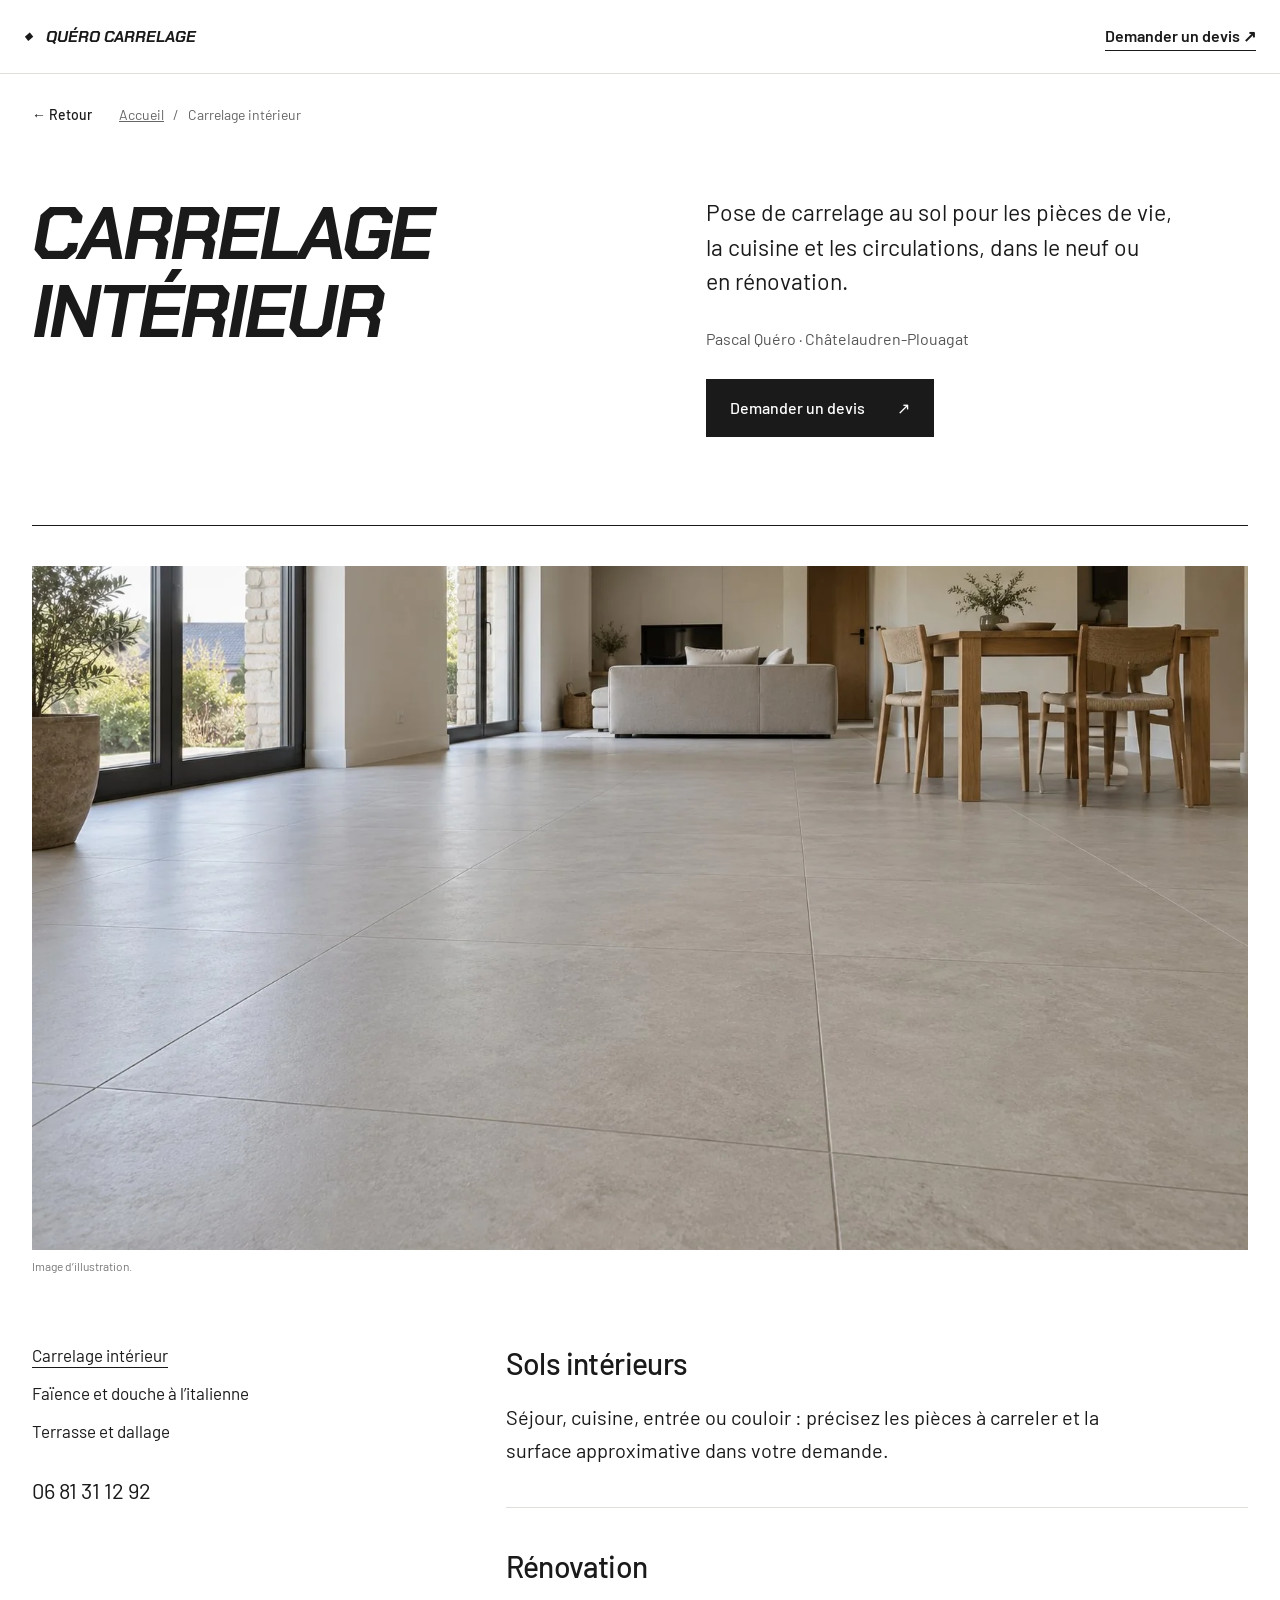
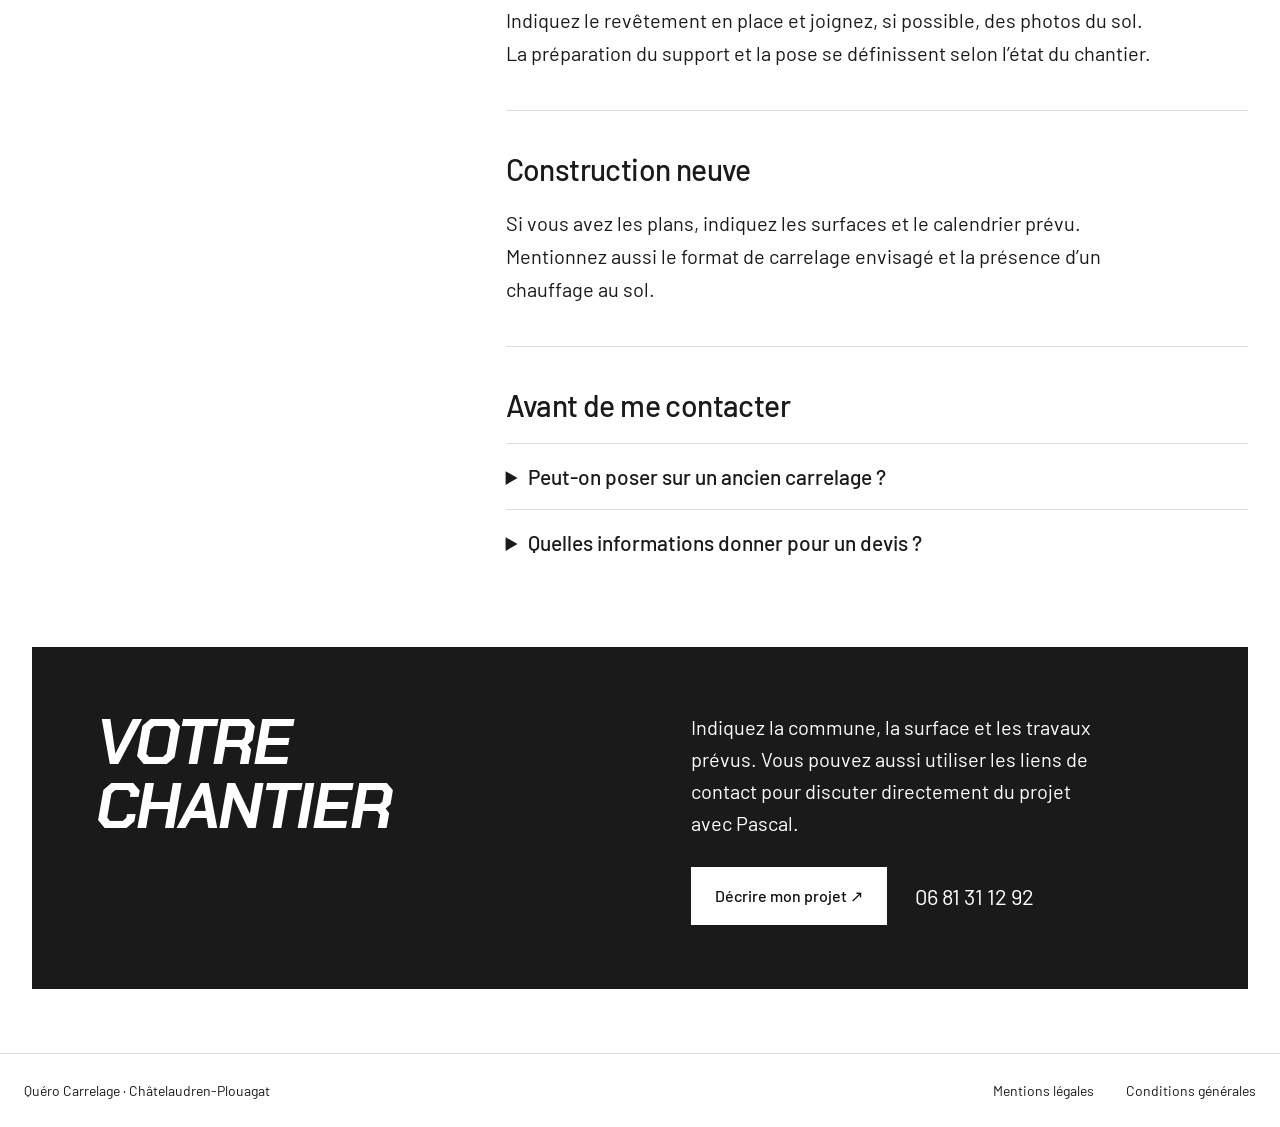
<file: carrelage-interieur.html>
<!doctype html>
<html lang="fr"><head><meta charset="utf-8"><meta name="viewport" content="width=device-width,initial-scale=1">
<title>Pose de carrelage intérieur à Châtelaudren-Plouagat | Quéro Carrelage</title><meta name="description" content="Pose de carrelage au sol pour les pièces de vie, la cuisine et les circulations, dans le neuf ou en rénovation. Pascal Quéro, carreleur à Châtelaudren-Plouagat. Demandez un devis.">
<meta name="robots" content="index,follow"><meta name="theme-color" content="#ffffff"><link rel="canonical" href="https://matthew-quero.github.io/quero-carrelage/carrelage-interieur.html">
<link rel="icon" href="./assets/favicon.svg" type="image/svg+xml"><link rel="stylesheet" href="./assets/fonts.css?v=2"><link rel="stylesheet" href="./assets/site.css?v=12"><link rel="stylesheet" href="./assets/services.css?v=2"><script src="./assets/navigation.js?v=1" defer></script><script src="./assets/contact.js?v=2" defer></script><link rel="stylesheet" href="./assets/responsive.css?v=13">
<meta property="og:type" content="website">
<meta property="og:title" content="Pose de carrelage intérieur à Châtelaudren-Plouagat | Quéro Carrelage">
<meta property="og:description" content="Pose de carrelage au sol pour les pièces de vie, la cuisine et les circulations, dans le neuf ou en rénovation. Pascal Quéro, carreleur à Châtelaudren-Plouagat. Demandez un devis.">
<meta property="og:url" content="https://matthew-quero.github.io/quero-carrelage/carrelage-interieur.html">
<meta property="og:image" content="https://matthew-quero.github.io/quero-carrelage/assets/social/quero-carrelage-1200x630.jpg">
<meta property="og:image:type" content="image/jpeg">
<meta property="og:image:width" content="1200">
<meta property="og:image:height" content="630">
<meta property="og:image:alt" content="Quéro Carrelage — Pascal Quéro, carrelage et faïence à Châtelaudren-Plouagat">
<meta property="og:locale" content="fr_FR">
<meta property="og:site_name" content="Quéro Carrelage">
<meta name="twitter:card" content="summary_large_image">
<meta name="twitter:image" content="https://matthew-quero.github.io/quero-carrelage/assets/social/quero-carrelage-1200x630.jpg">
<script type="application/ld+json" data-business-schema>
{
  "@context": "https://schema.org",
  "@type": [
    "LocalBusiness",
    "HomeAndConstructionBusiness"
  ],
  "@id": "https://matthew-quero.github.io/quero-carrelage/#entreprise",
  "name": "Quéro Carrelage",
  "legalName": "Pascal Quéro",
  "url": "https://matthew-quero.github.io/quero-carrelage/",
  "description": "Pose de carrelage intérieur, de faïence, de douche à l’italienne et de terrasse, en rénovation et dans le neuf.",
  "image": "https://matthew-quero.github.io/quero-carrelage/assets/social/quero-carrelage-1200x630.jpg",
  "address": {
    "@type": "PostalAddress",
    "streetAddress": "1 rue de Mississipi",
    "postalCode": "22170",
    "addressLocality": "Châtelaudren-Plouagat",
    "addressCountry": "FR"
  },
  "areaServed": [
    {
      "@type": "City",
      "name": "Châtelaudren-Plouagat"
    },
    {
      "@type": "City",
      "name": "Guingamp"
    },
    {
      "@type": "City",
      "name": "Saint-Brieuc"
    },
    {
      "@type": "City",
      "name": "Pordic"
    },
    {
      "@type": "City",
      "name": "Binic"
    },
    {
      "@type": "City",
      "name": "Dinan"
    },
    {
      "@type": "City",
      "name": "Cancale"
    }
  ],
  "identifier": {
    "@type": "PropertyValue",
    "propertyID": "SIRET",
    "value": "44516773700011"
  }
}
</script>
</head>
<body class="service-page"><a class="skip-link" href="#contenu">Aller au contenu</a>
<header class="page-header"><a class="brand" href="./index.html#haut"><span aria-hidden="true">◆</span> Quéro Carrelage</a><a class="page-quote" href="./index.html#contact">Demander un devis ↗</a></header>
<main id="contenu"><nav class="breadcrumb" aria-label="Fil d’Ariane"><a class="return-link" data-back href="./index.html#savoir-faire">← Retour</a><a href="./index.html">Accueil</a><span aria-hidden="true"> / </span><span>Carrelage intérieur</span></nav>
<div class="service-intro"><h1>Carrelage intérieur</h1><div><p>Pose de carrelage au sol pour les pièces de vie, la cuisine et les circulations, dans le neuf ou en rénovation.</p><p class="service-local">Pascal Quéro · Châtelaudren-Plouagat</p><a class="service-cta" href="./index.html#contact">Demander un devis <span aria-hidden="true">↗</span></a></div></div>
<figure class="service-image"><img src="./assets/photos/service-interieur.webp" srcset="./assets/photos/service-interieur-800.webp 800w, ./assets/photos/service-interieur.webp 1672w" sizes="(max-width: 800px) 100vw, 1600px" alt="Sol intérieur en grands carreaux gris clair dans une pièce de vie" width="1672" height="940" fetchpriority="high" decoding="async"><figcaption>Image d’illustration.</figcaption></figure><div class="service-body"><aside><nav aria-label="Autres prestations"><a href="./carrelage-interieur.html" aria-current="page">Carrelage intérieur</a><a href="./faience-douche.html">Faïence et douche à l’italienne</a><a href="./terrasse-carrelage.html">Terrasse et dallage</a></nav><p><a data-contact="phone" href="#contact">Téléphone</a></p></aside><div class="service-content"><section id="sols"><h2>Sols intérieurs</h2><p>Séjour, cuisine, entrée ou couloir : précisez les pièces à carreler et la surface approximative dans votre demande.</p></section><section id="renovation"><h2>Rénovation</h2><p>Indiquez le revêtement en place et joignez, si possible, des photos du sol. La préparation du support et la pose se définissent selon l’état du chantier.</p></section><section id="neuf"><h2>Construction neuve</h2><p>Si vous avez les plans, indiquez les surfaces et le calendrier prévu. Mentionnez aussi le format de carrelage envisagé et la présence d’un chauffage au sol.</p></section><section class="service-faq"><h2>Avant de me contacter</h2><details><summary>Peut-on poser sur un ancien carrelage ?</summary><p>Cela ne se décide pas à partir de la seule surface. Précisez le revêtement en place, son état et les éventuelles fissures pour que le support puisse être examiné.</p></details><details><summary>Quelles informations donner pour un devis ?</summary><p>La commune, les pièces concernées, la surface estimée, le revêtement actuel et le délai souhaité. Signalez si les carreaux sont déjà choisis ou achetés.</p></details></section></div></div>
<section class="service-contact"><h2>Votre chantier</h2><p>Indiquez la commune, la surface et les travaux prévus. Vous pouvez aussi utiliser les liens de contact pour discuter directement du projet avec Pascal.</p><div><a class="service-cta" href="./index.html#contact">Décrire mon projet ↗</a><a class="service-phone" data-contact="phone" href="#contact">Téléphone</a></div></section>
</main><footer class="page-footer"><span>Quéro Carrelage · Châtelaudren-Plouagat</span><a href="./mentions-legales.html">Mentions légales</a><a href="./conditions-generales.html">Conditions générales</a></footer></body></html>
</file>
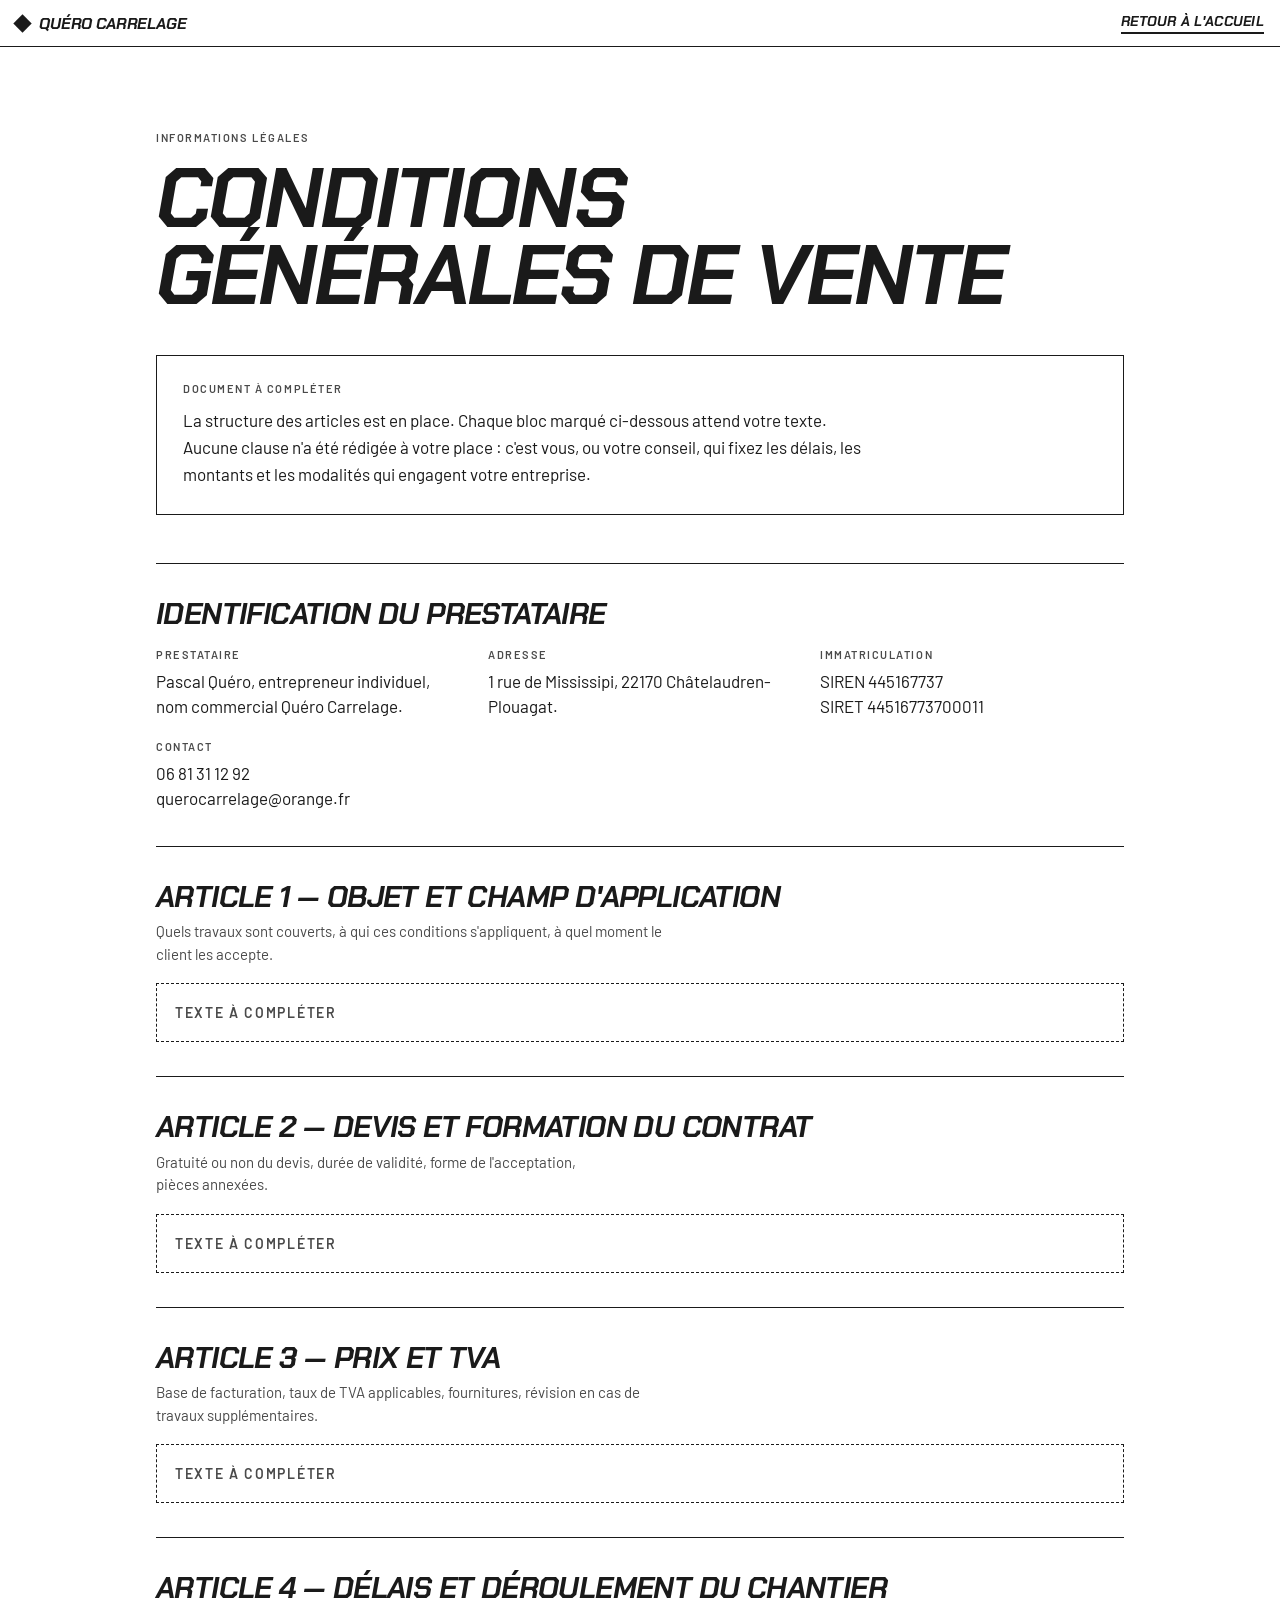
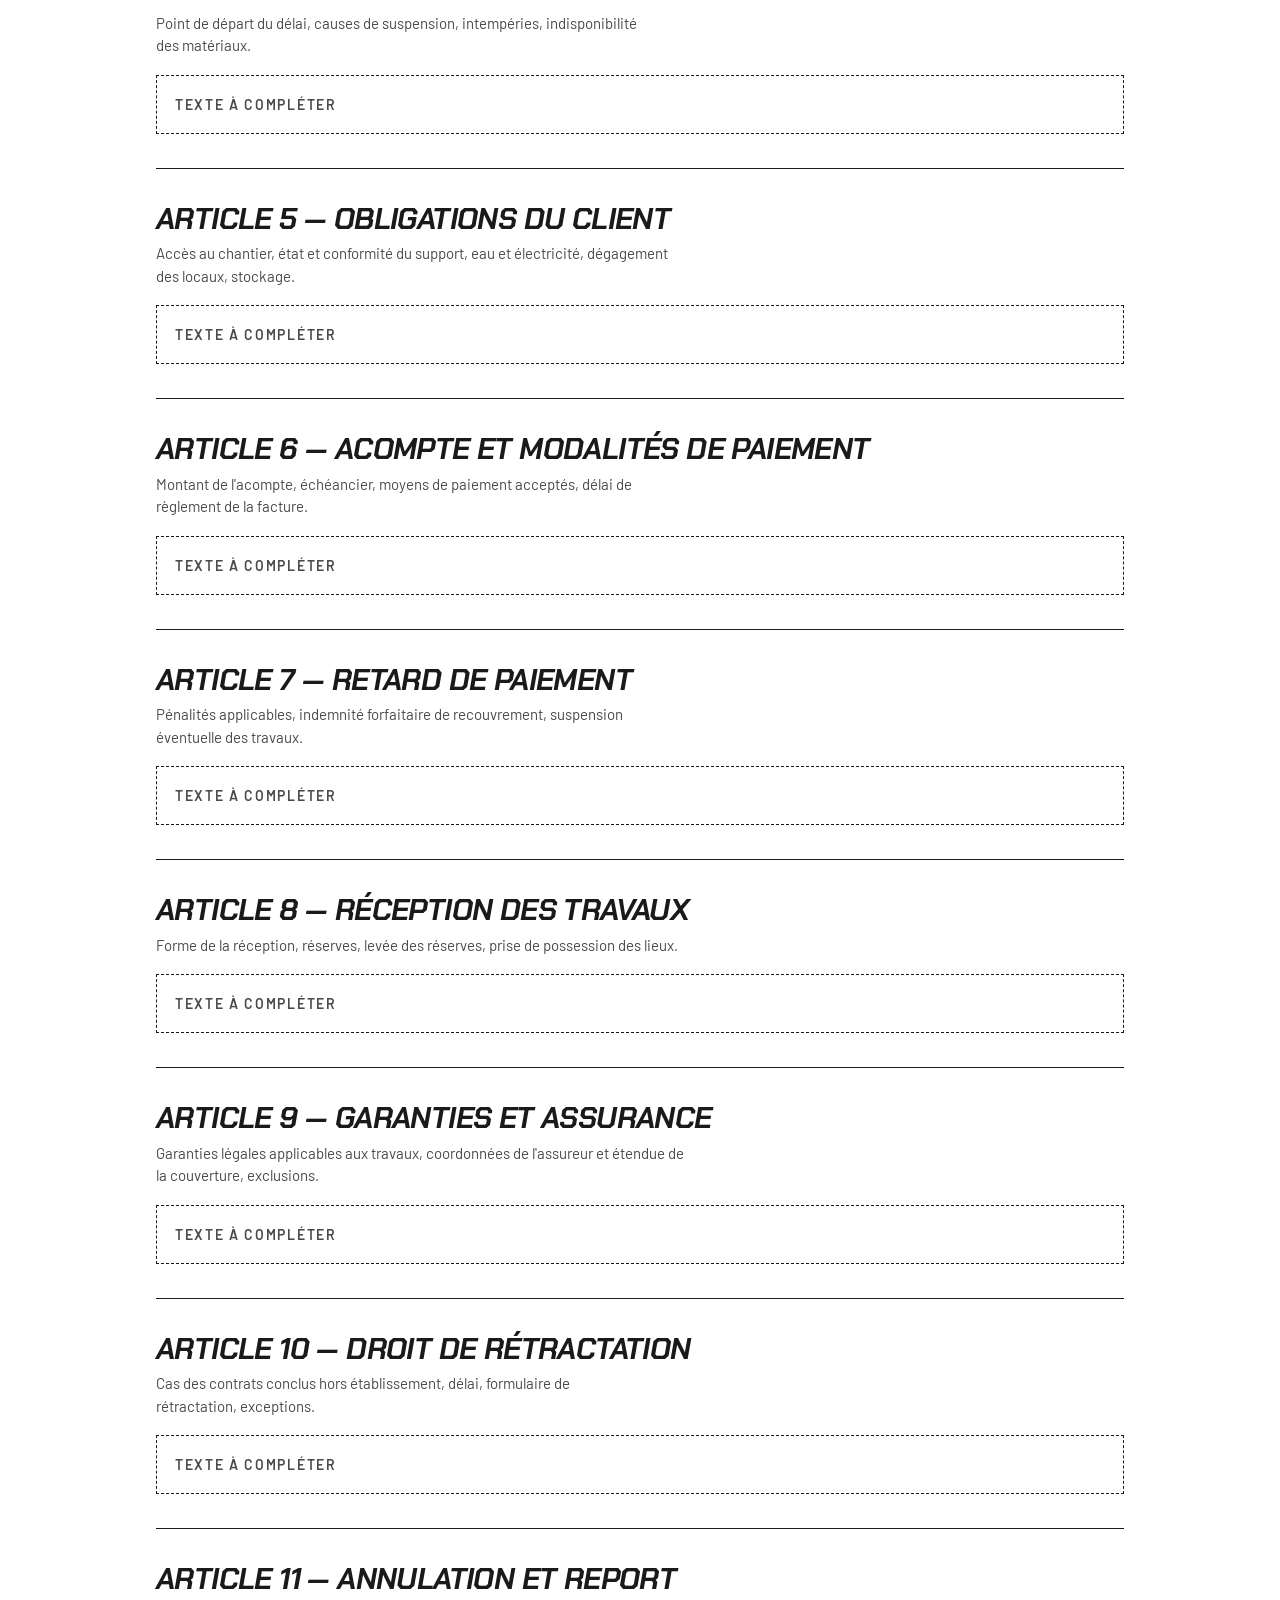
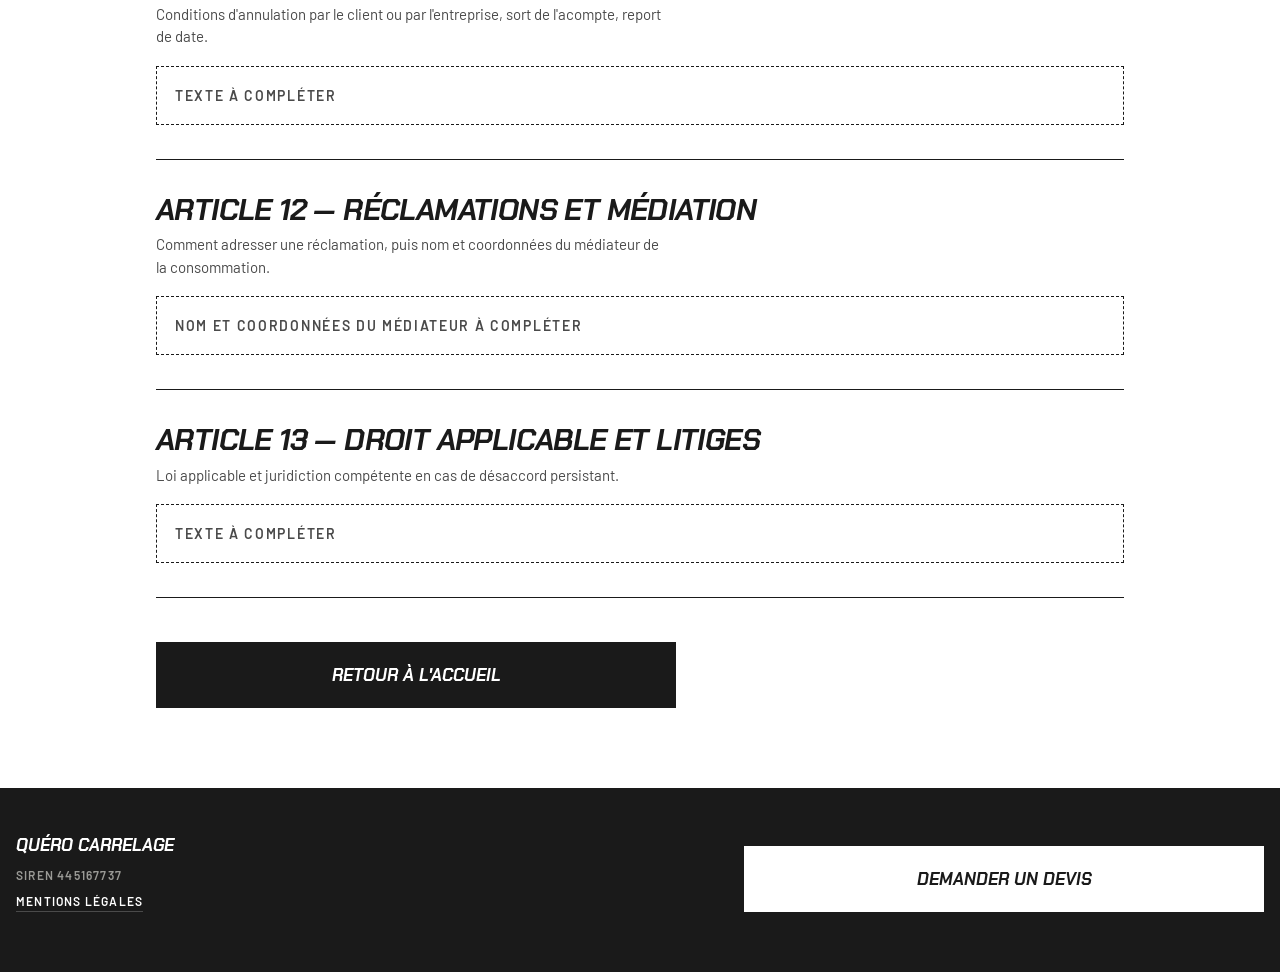
<file: conditions-generales.html>
<!DOCTYPE html>
<html lang="fr">
<head>
<meta charset="utf-8">
<meta name="viewport" content="width=device-width, initial-scale=1">
<title>Conditions générales de vente — Quéro Carrelage</title>
<meta name="robots" content="noindex,nofollow">
<link rel="icon" href="./assets/favicon.svg">
<link rel="stylesheet" href="./assets/fonts.css">
<link rel="stylesheet" href="./assets/site.css">
<script src="./assets/navigation.js?v=1" defer></script><script src="./assets/contact.js?v=1" defer></script><link rel="stylesheet" href="./assets/responsive.css?v=5"></head>
<body>




<style>
body { margin: 0; background: #FFFFFF; color: #1A1A1A; font-family: 'Barlow', Helvetica, Arial, sans-serif; -webkit-font-smoothing: antialiased; }
a { color: #1A1A1A; text-decoration: none; }
a:hover { color: #4A4A4A; }
* { box-sizing: border-box; }
</style>

<div style="background:#FFFFFF;color:#1A1A1A">

  <header style="position:sticky;top:0;z-index:80;background:#FFFFFF;border-bottom:1px solid #1A1A1A">
    <div style="max-width:1600px;margin:0 auto;padding:12px 16px;display:flex;align-items:center;justify-content:space-between;gap:14px">
      <a href="index.html" style="display:flex;align-items:center;gap:10px">
        <span style="width:13px;height:13px;background:#1A1A1A;transform:rotate(45deg);display:block;flex:none"></span>
        <span style="font-family:'Chakra Petch',sans-serif;font-style:italic;font-weight:700;font-size:16px;letter-spacing:-0.01em;text-transform:uppercase">Quéro Carrelage</span>
      </a>
      <nav style="display:flex;align-items:center;gap:16px">
        <a href="index.html" style="font-family:'Chakra Petch',sans-serif;font-style:italic;font-weight:700;font-size:14px;letter-spacing:0.02em;text-transform:uppercase;border-bottom:2px solid #1A1A1A;padding-bottom:2px">Retour à l'accueil</a>
      </nav>
    </div>
  </header>

  <main style="max-width:1000px;margin:0 auto;padding:clamp(40px,7vw,84px) 16px clamp(50px,7vw,80px)">
    <div style="font-size:11px;font-weight:600;letter-spacing:0.14em;text-transform:uppercase;color:#4A4A4A">Informations légales</div>
    <h1 style="margin:16px 0 clamp(26px,4vw,40px);font-family:'Chakra Petch',sans-serif;font-style:italic;font-weight:700;text-transform:uppercase;font-size:clamp(32px,8vw,84px);line-height:0.92;letter-spacing:-0.035em">Conditions générales de vente</h1>

    <div style="border:1px solid #1A1A1A;padding:clamp(18px,2.6vw,26px);margin-bottom:clamp(30px,4.4vw,48px)">
      <div style="font-size:11px;font-weight:600;letter-spacing:0.14em;text-transform:uppercase;color:#4A4A4A">Document à compléter</div>
      <p style="margin:12px 0 0;font-size:17px;line-height:1.6;max-width:70ch">La structure des articles est en place. Chaque bloc marqué ci-dessous attend votre texte. Aucune clause n'a été rédigée à votre place : c'est vous, ou votre conseil, qui fixez les délais, les montants et les modalités qui engagent votre entreprise.</p>
    </div>

    <section style="border-top:1px solid #1A1A1A;padding:clamp(24px,3.5vw,34px) 0">
      <h2 style="margin:0 0 18px;font-family:'Chakra Petch',sans-serif;font-style:italic;font-weight:700;text-transform:uppercase;font-size:clamp(20px,4vw,30px);line-height:1.05;letter-spacing:-0.02em">Identification du prestataire</h2>
      <dl style="margin:0;display:grid;grid-template-columns:repeat(auto-fit,minmax(240px,1fr));gap:20px 28px">
        <div>
          <dt style="font-size:11px;font-weight:600;letter-spacing:0.14em;text-transform:uppercase;color:#4A4A4A">Prestataire</dt>
          <dd style="margin:8px 0 0;font-size:17px;line-height:1.5">Pascal Quéro, entrepreneur individuel, nom commercial Quéro Carrelage.</dd>
        </div>
        <div>
          <dt style="font-size:11px;font-weight:600;letter-spacing:0.14em;text-transform:uppercase;color:#4A4A4A">Adresse</dt>
          <dd style="margin:8px 0 0;font-size:17px;line-height:1.5">1 rue de Mississipi, 22170 Châtelaudren-Plouagat.</dd>
        </div>
        <div>
          <dt style="font-size:11px;font-weight:600;letter-spacing:0.14em;text-transform:uppercase;color:#4A4A4A">Immatriculation</dt>
          <dd style="margin:8px 0 0;font-size:17px;line-height:1.5">SIREN 445167737<br />SIRET 44516773700011</dd>
        </div>
        <div>
          <dt style="font-size:11px;font-weight:600;letter-spacing:0.14em;text-transform:uppercase;color:#4A4A4A">Contact</dt>
          <dd style="margin:8px 0 0;font-size:17px;line-height:1.5"><a data-contact="phone" href="#contact">Téléphone</a><br /><a data-contact="email" href="#contact">E-mail</a></dd>
        </div>
      </dl>
    </section>

    <section style="border-top:1px solid #1A1A1A;padding:clamp(24px,3.5vw,34px) 0">
      <h2 style="margin:0 0 8px;font-family:'Chakra Petch',sans-serif;font-style:italic;font-weight:700;text-transform:uppercase;font-size:clamp(20px,4vw,30px);line-height:1.05;letter-spacing:-0.02em">Article 1 — Objet et champ d'application</h2>
      <p style="margin:0 0 18px;font-size:15px;line-height:1.5;color:#4A4A4A;max-width:66ch">Quels travaux sont couverts, à qui ces conditions s'appliquent, à quel moment le client les accepte.</p>
      <div style="border:1px dashed #1A1A1A;padding:20px 18px;font-size:14px;font-weight:600;letter-spacing:0.12em;text-transform:uppercase;color:#4A4A4A">Texte à compléter</div>
    </section>

    <section style="border-top:1px solid #1A1A1A;padding:clamp(24px,3.5vw,34px) 0">
      <h2 style="margin:0 0 8px;font-family:'Chakra Petch',sans-serif;font-style:italic;font-weight:700;text-transform:uppercase;font-size:clamp(20px,4vw,30px);line-height:1.05;letter-spacing:-0.02em">Article 2 — Devis et formation du contrat</h2>
      <p style="margin:0 0 18px;font-size:15px;line-height:1.5;color:#4A4A4A;max-width:66ch">Gratuité ou non du devis, durée de validité, forme de l'acceptation, pièces annexées.</p>
      <div style="border:1px dashed #1A1A1A;padding:20px 18px;font-size:14px;font-weight:600;letter-spacing:0.12em;text-transform:uppercase;color:#4A4A4A">Texte à compléter</div>
    </section>

    <section style="border-top:1px solid #1A1A1A;padding:clamp(24px,3.5vw,34px) 0">
      <h2 style="margin:0 0 8px;font-family:'Chakra Petch',sans-serif;font-style:italic;font-weight:700;text-transform:uppercase;font-size:clamp(20px,4vw,30px);line-height:1.05;letter-spacing:-0.02em">Article 3 — Prix et TVA</h2>
      <p style="margin:0 0 18px;font-size:15px;line-height:1.5;color:#4A4A4A;max-width:66ch">Base de facturation, taux de TVA applicables, fournitures, révision en cas de travaux supplémentaires.</p>
      <div style="border:1px dashed #1A1A1A;padding:20px 18px;font-size:14px;font-weight:600;letter-spacing:0.12em;text-transform:uppercase;color:#4A4A4A">Texte à compléter</div>
    </section>

    <section style="border-top:1px solid #1A1A1A;padding:clamp(24px,3.5vw,34px) 0">
      <h2 style="margin:0 0 8px;font-family:'Chakra Petch',sans-serif;font-style:italic;font-weight:700;text-transform:uppercase;font-size:clamp(20px,4vw,30px);line-height:1.05;letter-spacing:-0.02em">Article 4 — Délais et déroulement du chantier</h2>
      <p style="margin:0 0 18px;font-size:15px;line-height:1.5;color:#4A4A4A;max-width:66ch">Point de départ du délai, causes de suspension, intempéries, indisponibilité des matériaux.</p>
      <div style="border:1px dashed #1A1A1A;padding:20px 18px;font-size:14px;font-weight:600;letter-spacing:0.12em;text-transform:uppercase;color:#4A4A4A">Texte à compléter</div>
    </section>

    <section style="border-top:1px solid #1A1A1A;padding:clamp(24px,3.5vw,34px) 0">
      <h2 style="margin:0 0 8px;font-family:'Chakra Petch',sans-serif;font-style:italic;font-weight:700;text-transform:uppercase;font-size:clamp(20px,4vw,30px);line-height:1.05;letter-spacing:-0.02em">Article 5 — Obligations du client</h2>
      <p style="margin:0 0 18px;font-size:15px;line-height:1.5;color:#4A4A4A;max-width:66ch">Accès au chantier, état et conformité du support, eau et électricité, dégagement des locaux, stockage.</p>
      <div style="border:1px dashed #1A1A1A;padding:20px 18px;font-size:14px;font-weight:600;letter-spacing:0.12em;text-transform:uppercase;color:#4A4A4A">Texte à compléter</div>
    </section>

    <section style="border-top:1px solid #1A1A1A;padding:clamp(24px,3.5vw,34px) 0">
      <h2 style="margin:0 0 8px;font-family:'Chakra Petch',sans-serif;font-style:italic;font-weight:700;text-transform:uppercase;font-size:clamp(20px,4vw,30px);line-height:1.05;letter-spacing:-0.02em">Article 6 — Acompte et modalités de paiement</h2>
      <p style="margin:0 0 18px;font-size:15px;line-height:1.5;color:#4A4A4A;max-width:66ch">Montant de l'acompte, échéancier, moyens de paiement acceptés, délai de règlement de la facture.</p>
      <div style="border:1px dashed #1A1A1A;padding:20px 18px;font-size:14px;font-weight:600;letter-spacing:0.12em;text-transform:uppercase;color:#4A4A4A">Texte à compléter</div>
    </section>

    <section style="border-top:1px solid #1A1A1A;padding:clamp(24px,3.5vw,34px) 0">
      <h2 style="margin:0 0 8px;font-family:'Chakra Petch',sans-serif;font-style:italic;font-weight:700;text-transform:uppercase;font-size:clamp(20px,4vw,30px);line-height:1.05;letter-spacing:-0.02em">Article 7 — Retard de paiement</h2>
      <p style="margin:0 0 18px;font-size:15px;line-height:1.5;color:#4A4A4A;max-width:66ch">Pénalités applicables, indemnité forfaitaire de recouvrement, suspension éventuelle des travaux.</p>
      <div style="border:1px dashed #1A1A1A;padding:20px 18px;font-size:14px;font-weight:600;letter-spacing:0.12em;text-transform:uppercase;color:#4A4A4A">Texte à compléter</div>
    </section>

    <section style="border-top:1px solid #1A1A1A;padding:clamp(24px,3.5vw,34px) 0">
      <h2 style="margin:0 0 8px;font-family:'Chakra Petch',sans-serif;font-style:italic;font-weight:700;text-transform:uppercase;font-size:clamp(20px,4vw,30px);line-height:1.05;letter-spacing:-0.02em">Article 8 — Réception des travaux</h2>
      <p style="margin:0 0 18px;font-size:15px;line-height:1.5;color:#4A4A4A;max-width:66ch">Forme de la réception, réserves, levée des réserves, prise de possession des lieux.</p>
      <div style="border:1px dashed #1A1A1A;padding:20px 18px;font-size:14px;font-weight:600;letter-spacing:0.12em;text-transform:uppercase;color:#4A4A4A">Texte à compléter</div>
    </section>

    <section style="border-top:1px solid #1A1A1A;padding:clamp(24px,3.5vw,34px) 0">
      <h2 style="margin:0 0 8px;font-family:'Chakra Petch',sans-serif;font-style:italic;font-weight:700;text-transform:uppercase;font-size:clamp(20px,4vw,30px);line-height:1.05;letter-spacing:-0.02em">Article 9 — Garanties et assurance</h2>
      <p style="margin:0 0 18px;font-size:15px;line-height:1.5;color:#4A4A4A;max-width:66ch">Garanties légales applicables aux travaux, coordonnées de l'assureur et étendue de la couverture, exclusions.</p>
      <div style="border:1px dashed #1A1A1A;padding:20px 18px;font-size:14px;font-weight:600;letter-spacing:0.12em;text-transform:uppercase;color:#4A4A4A">Texte à compléter</div>
    </section>

    <section style="border-top:1px solid #1A1A1A;padding:clamp(24px,3.5vw,34px) 0">
      <h2 style="margin:0 0 8px;font-family:'Chakra Petch',sans-serif;font-style:italic;font-weight:700;text-transform:uppercase;font-size:clamp(20px,4vw,30px);line-height:1.05;letter-spacing:-0.02em">Article 10 — Droit de rétractation</h2>
      <p style="margin:0 0 18px;font-size:15px;line-height:1.5;color:#4A4A4A;max-width:66ch">Cas des contrats conclus hors établissement, délai, formulaire de rétractation, exceptions.</p>
      <div style="border:1px dashed #1A1A1A;padding:20px 18px;font-size:14px;font-weight:600;letter-spacing:0.12em;text-transform:uppercase;color:#4A4A4A">Texte à compléter</div>
    </section>

    <section style="border-top:1px solid #1A1A1A;padding:clamp(24px,3.5vw,34px) 0">
      <h2 style="margin:0 0 8px;font-family:'Chakra Petch',sans-serif;font-style:italic;font-weight:700;text-transform:uppercase;font-size:clamp(20px,4vw,30px);line-height:1.05;letter-spacing:-0.02em">Article 11 — Annulation et report</h2>
      <p style="margin:0 0 18px;font-size:15px;line-height:1.5;color:#4A4A4A;max-width:66ch">Conditions d'annulation par le client ou par l'entreprise, sort de l'acompte, report de date.</p>
      <div style="border:1px dashed #1A1A1A;padding:20px 18px;font-size:14px;font-weight:600;letter-spacing:0.12em;text-transform:uppercase;color:#4A4A4A">Texte à compléter</div>
    </section>

    <section style="border-top:1px solid #1A1A1A;padding:clamp(24px,3.5vw,34px) 0">
      <h2 style="margin:0 0 8px;font-family:'Chakra Petch',sans-serif;font-style:italic;font-weight:700;text-transform:uppercase;font-size:clamp(20px,4vw,30px);line-height:1.05;letter-spacing:-0.02em">Article 12 — Réclamations et médiation</h2>
      <p style="margin:0 0 18px;font-size:15px;line-height:1.5;color:#4A4A4A;max-width:66ch">Comment adresser une réclamation, puis nom et coordonnées du médiateur de la consommation.</p>
      <div style="border:1px dashed #1A1A1A;padding:20px 18px;font-size:14px;font-weight:600;letter-spacing:0.12em;text-transform:uppercase;color:#4A4A4A">Nom et coordonnées du médiateur à compléter</div>
    </section>

    <section style="border-top:1px solid #1A1A1A;border-bottom:1px solid #1A1A1A;padding:clamp(24px,3.5vw,34px) 0">
      <h2 style="margin:0 0 8px;font-family:'Chakra Petch',sans-serif;font-style:italic;font-weight:700;text-transform:uppercase;font-size:clamp(20px,4vw,30px);line-height:1.05;letter-spacing:-0.02em">Article 13 — Droit applicable et litiges</h2>
      <p style="margin:0 0 18px;font-size:15px;line-height:1.5;color:#4A4A4A;max-width:66ch">Loi applicable et juridiction compétente en cas de désaccord persistant.</p>
      <div style="border:1px dashed #1A1A1A;padding:20px 18px;font-size:14px;font-weight:600;letter-spacing:0.12em;text-transform:uppercase;color:#4A4A4A">Texte à compléter</div>
    </section>

    <div style="margin-top:clamp(30px,4vw,44px);display:flex">
      <a href="index.html" style="flex:1 1 300px;max-width:520px;text-align:center;background:#1A1A1A;color:#FFFFFF;padding:22px 26px;font-family:'Chakra Petch',sans-serif;font-style:italic;font-weight:700;font-size:17px;text-transform:uppercase">Retour à l'accueil</a>
    </div>
  </main>

  <div style="width:100%;background:#1A1A1A;color:#FFFFFF">
    <footer style="max-width:1600px;margin:0 auto;padding:clamp(30px,4vw,46px) 16px clamp(40px,5vw,60px);display:flex;flex-wrap:wrap;align-items:flex-end;justify-content:space-between;gap:30px">
      <div style="display:flex;flex-direction:column;gap:12px">
        <div style="font-family:'Chakra Petch',sans-serif;font-style:italic;font-weight:700;text-transform:uppercase;font-size:17px">Quéro Carrelage</div>
        <div style="font-size:12px;font-weight:600;letter-spacing:0.1em;text-transform:uppercase;color:#9A9A96">SIREN 445167737</div>
        <a href="mentions-legales.html" style="font-size:12px;font-weight:600;letter-spacing:0.1em;text-transform:uppercase;color:#FFFFFF;border-bottom:1px solid #4A4A4A;padding-bottom:3px;width:fit-content">Mentions légales</a>
      </div>
      <a href="index.html#contact" style="flex:1 1 300px;max-width:520px;text-align:center;background:#FFFFFF;color:#1A1A1A;padding:22px 26px;font-family:'Chakra Petch',sans-serif;font-style:italic;font-weight:700;font-size:17px;text-transform:uppercase">Demander un devis</a>
    </footer>
  </div>
</div>

</body>
</html>
</file>
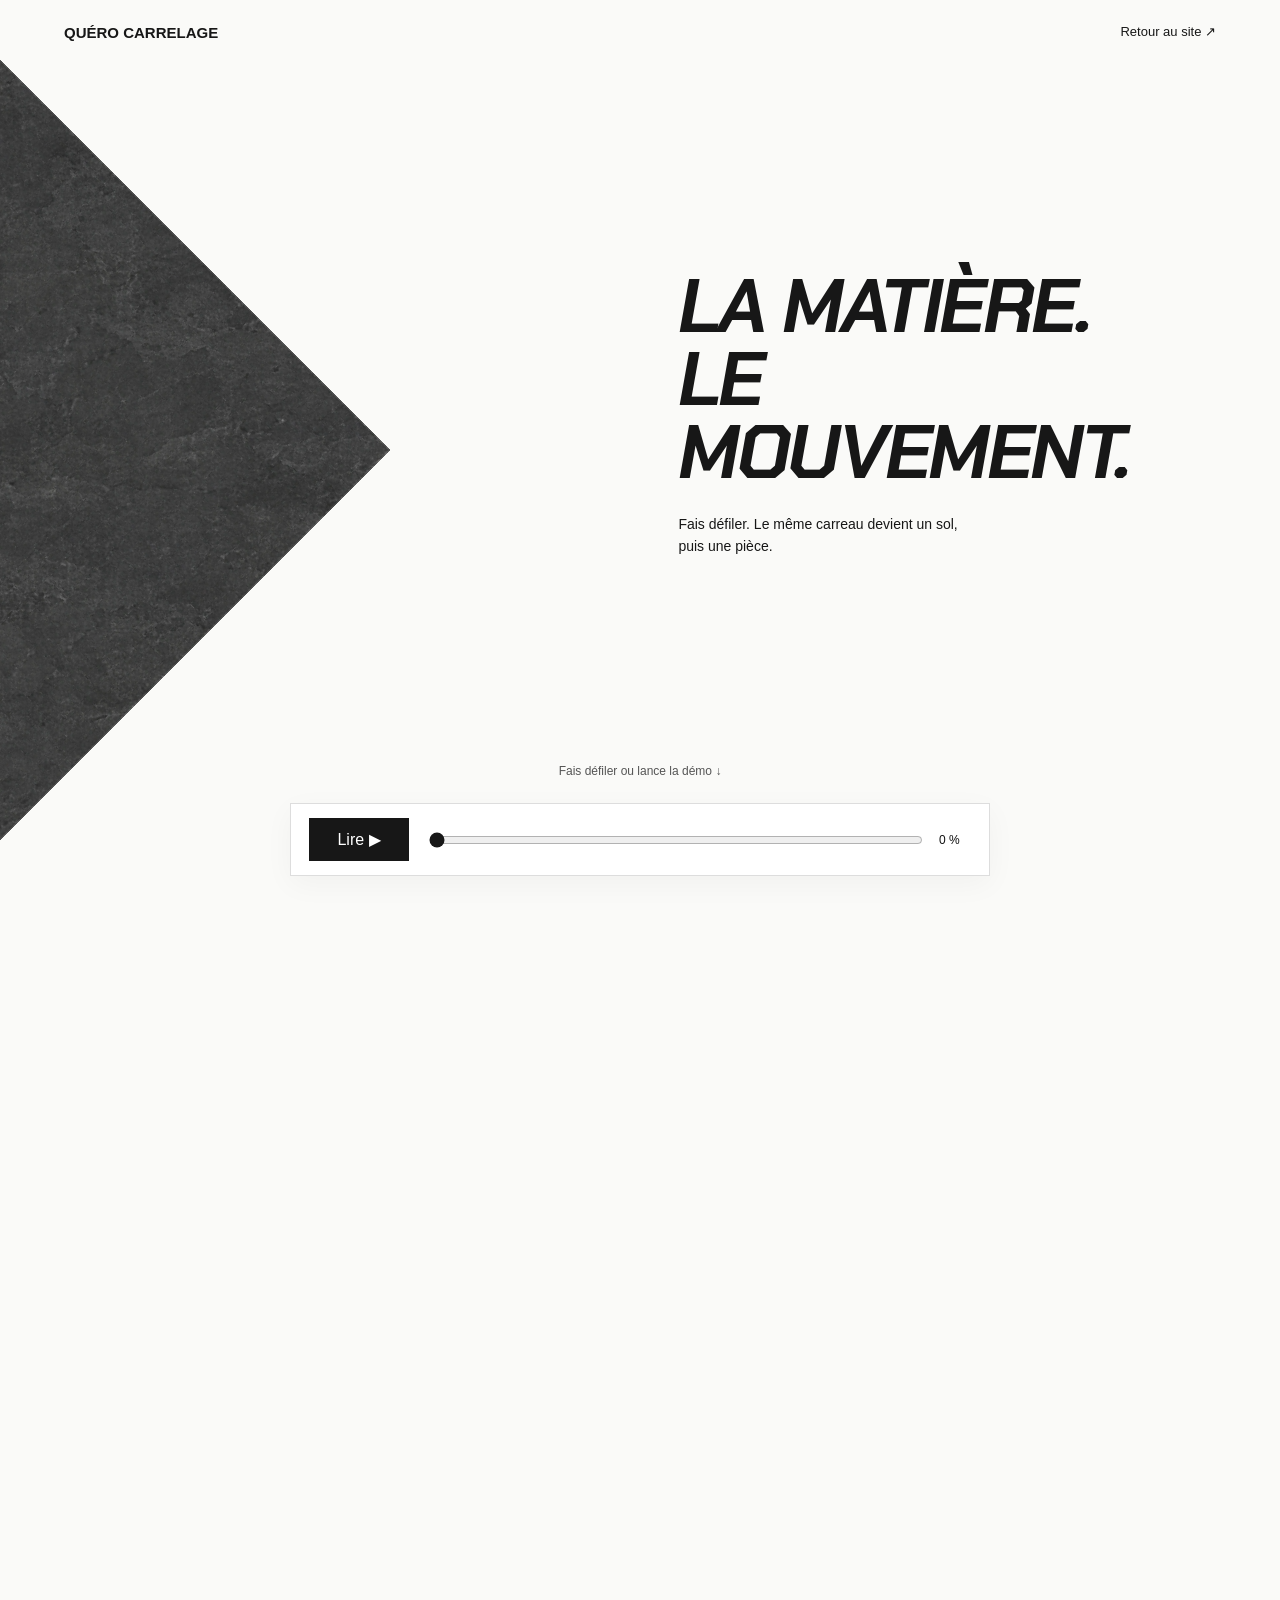
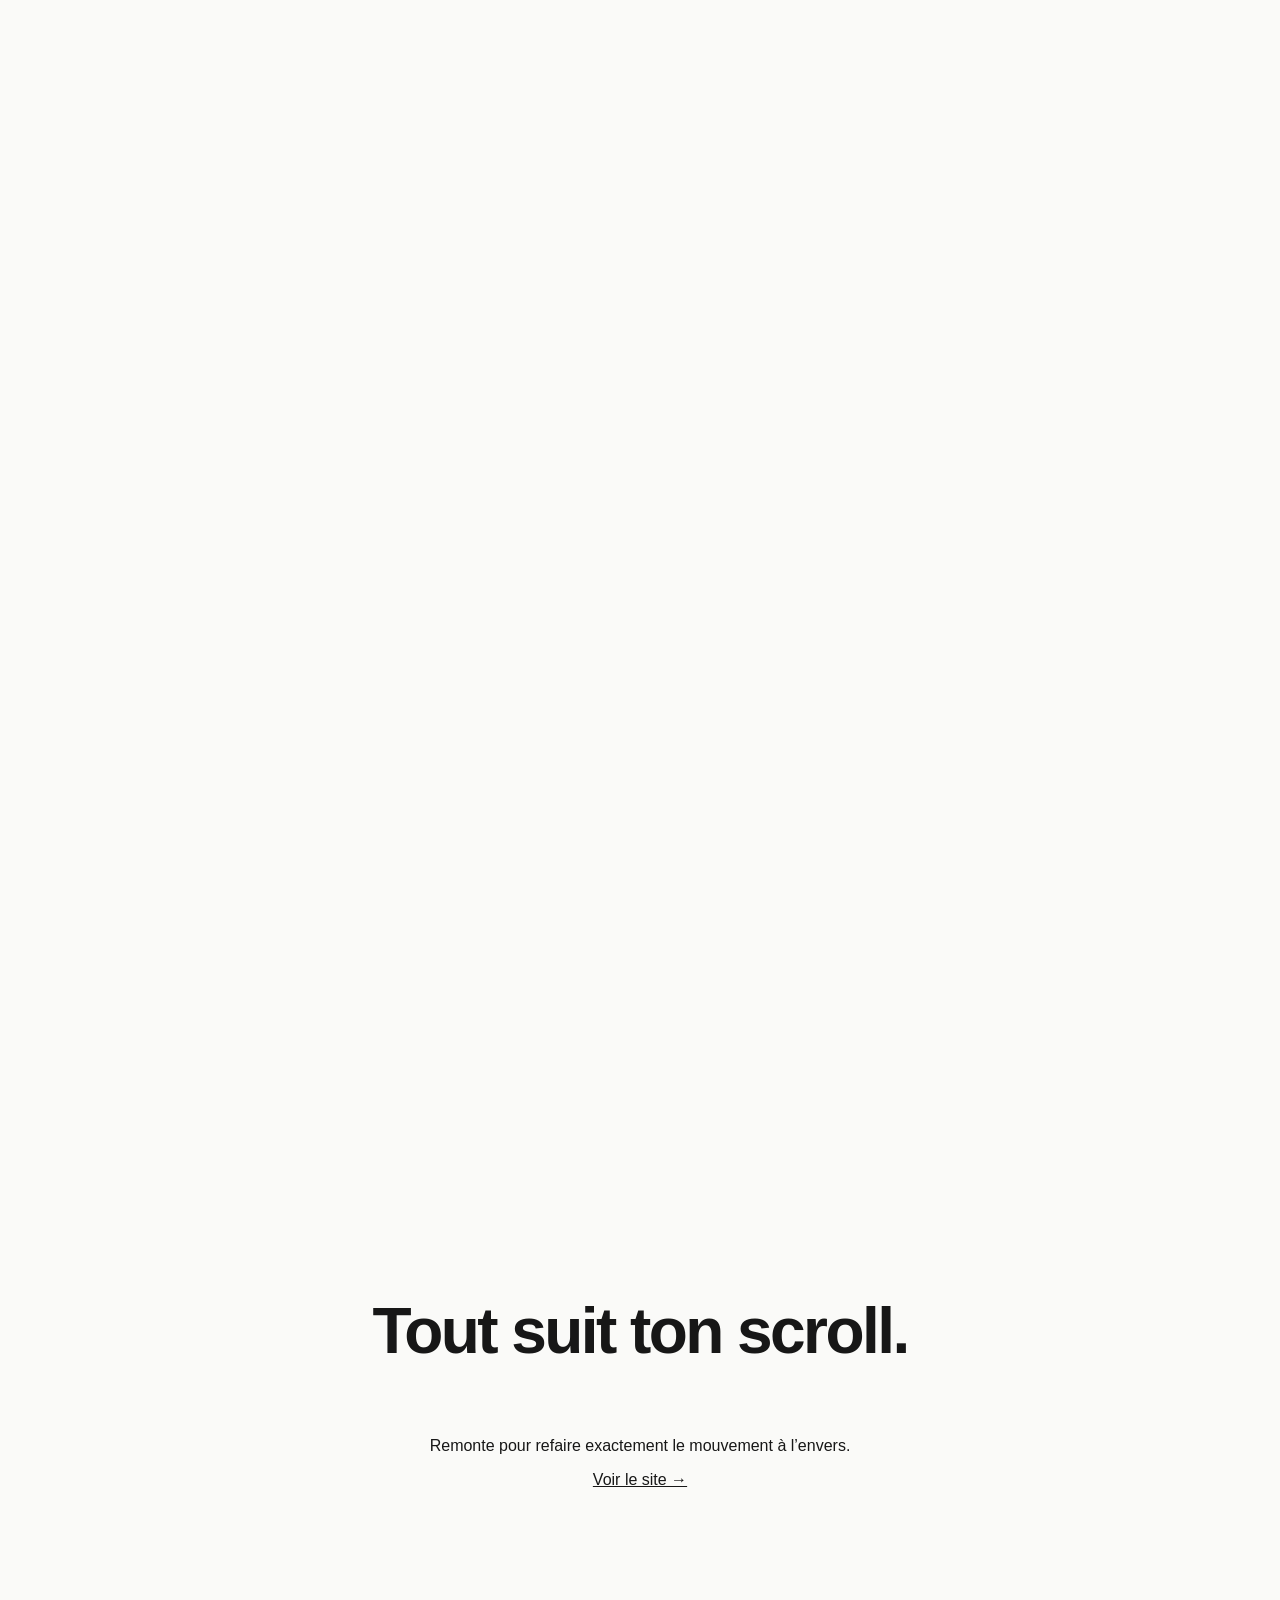
<file: demo-native.html>
<!doctype html><html lang="fr"><head><meta charset="utf-8"><meta name="viewport" content="width=device-width,initial-scale=1"><meta name="robots" content="noindex,nofollow"><title>Quéro — Démonstration au scroll</title><link rel="stylesheet" href="assets/fonts.css"><style>
*{box-sizing:border-box}body{margin:0;background:#fafaf8;color:#171717;font-family:'Manrope',Arial,sans-serif}button,input{font:inherit}header{position:fixed;top:0;left:0;right:0;z-index:10;display:flex;justify-content:space-between;padding:24px 5vw;pointer-events:none}header a{pointer-events:auto;color:inherit;text-decoration:none;font-size:13px}header strong{font-size:15px}.track{height:650svh}.viewport{position:sticky;top:0;height:100svh;overflow:hidden;background:#fafaf8;perspective:1100px}.intro{position:absolute;left:53%;top:30%;width:40%;z-index:3;pointer-events:none}.intro h1{font-family:'Chakra Petch',sans-serif;font-style:italic;text-transform:uppercase;font-size:clamp(40px,6vw,90px);line-height:.95;letter-spacing:-.045em;margin:0 0 24px}.intro p{max-width:290px;line-height:1.6;font-size:14px}.tile,.cell{background-color:#292929;background-image:url('assets/photos/carreau-anthracite-hd.webp');background-size:cover;background-position:center;box-shadow:inset 0 0 0 1px #ffffff20}.tile{position:absolute;left:0;top:0;will-change:transform;z-index:4}.world{position:absolute;left:50%;top:50%;width:0;height:0;transform-style:preserve-3d;will-change:transform}.plane{position:absolute;transform-style:preserve-3d;display:grid;gap:5px;background:#555;backface-visibility:hidden}.floor{transform-origin:50% 50%}.wall{transform-origin:center}.cell{min-width:0;min-height:0}.caption{position:absolute;top:16%;left:5vw;z-index:4;font-size:12px;letter-spacing:.1em;text-transform:uppercase;opacity:0}.copy{position:absolute;inset:0;z-index:5;pointer-events:none}.statement{position:absolute;font-family:'Chakra Petch',sans-serif;font-weight:700;font-style:italic;text-transform:uppercase;font-size:clamp(25px,4.4vw,68px);line-height:1.03;letter-spacing:-.03em;color:#fff;white-space:nowrap;opacity:0;transform-origin:center}.controls{position:fixed;bottom:24px;left:50%;transform:translateX(-50%);z-index:20;display:grid;grid-template-columns:auto 1fr auto;gap:18px;align-items:center;width:min(700px,calc(100% - 32px));padding:14px 18px;background:#fffffff2;color:#111;border:1px solid #ddd;box-shadow:0 8px 30px #0000000a}.controls button{border:0;background:#171717;color:white;padding:12px 18px;cursor:pointer;min-width:100px}.controls input{width:100%;accent-color:#171717;cursor:ew-resize}.controls output{font-size:12px;min-width:32px}.hint{position:fixed;bottom:110px;left:0;right:0;text-align:center;z-index:10;font-size:12px;color:#555;pointer-events:none}button:focus-visible,a:focus-visible,input:focus-visible{outline:3px solid #888;outline-offset:4px}.end{min-height:70svh;display:grid;place-content:center;padding:80px 24px;text-align:center}.end h2{font-size:clamp(30px,5vw,70px);letter-spacing:-.04em}.end a{color:inherit}body.dark header{color:white}body.dark .hint{color:#ddd}@media(max-width:650px){header{padding:20px}.intro{left:42%;top:25%;width:54%}.intro h1{font-size:40px}.intro p{font-size:12px}.controls{gap:10px;padding:10px}.controls button{padding:12px;min-width:85px}.statement{font-size:26px}.hint{bottom:100px}}
</style></head><body><header><strong>QUÉRO CARRELAGE</strong><a href="./index.html">Retour au site ↗</a></header><main><section class="track"><div class="viewport"><div class="intro"><h1>La matière.<br>Le mouvement.</h1><p>Fais défiler. Le même carreau devient un sol, puis une pièce.</p></div><div class="tile"></div><div class="caption">Une image. Une animation au scroll.</div><div class="world"><div class="plane floor"></div><div class="plane wall back"></div><div class="plane wall left"></div><div class="plane wall right"></div><div class="plane ceiling"></div></div><div class="copy"><div class="statement">23 ans de métier.</div><div class="statement">Carrelage et faïence.</div><div class="statement">Pascal Quéro.</div></div></div></section><section class="end"><h2>Tout suit ton scroll.</h2><p>Remonte pour refaire exactement le mouvement à l’envers.</p><a href="./index.html">Voir le site →</a></section></main><p class="hint">Fais défiler ou lance la démo ↓</p><div class="controls" role="group" aria-label="Contrôler la démonstration"><button type="button" id="play">Lire ▶</button><input id="position" aria-label="Position dans l’animation" type="range" min="0" max="1000" value="0"><output id="percent">0 %</output></div><script src="assets/demo-native.js?v=2" defer></script></body></html>
</file>
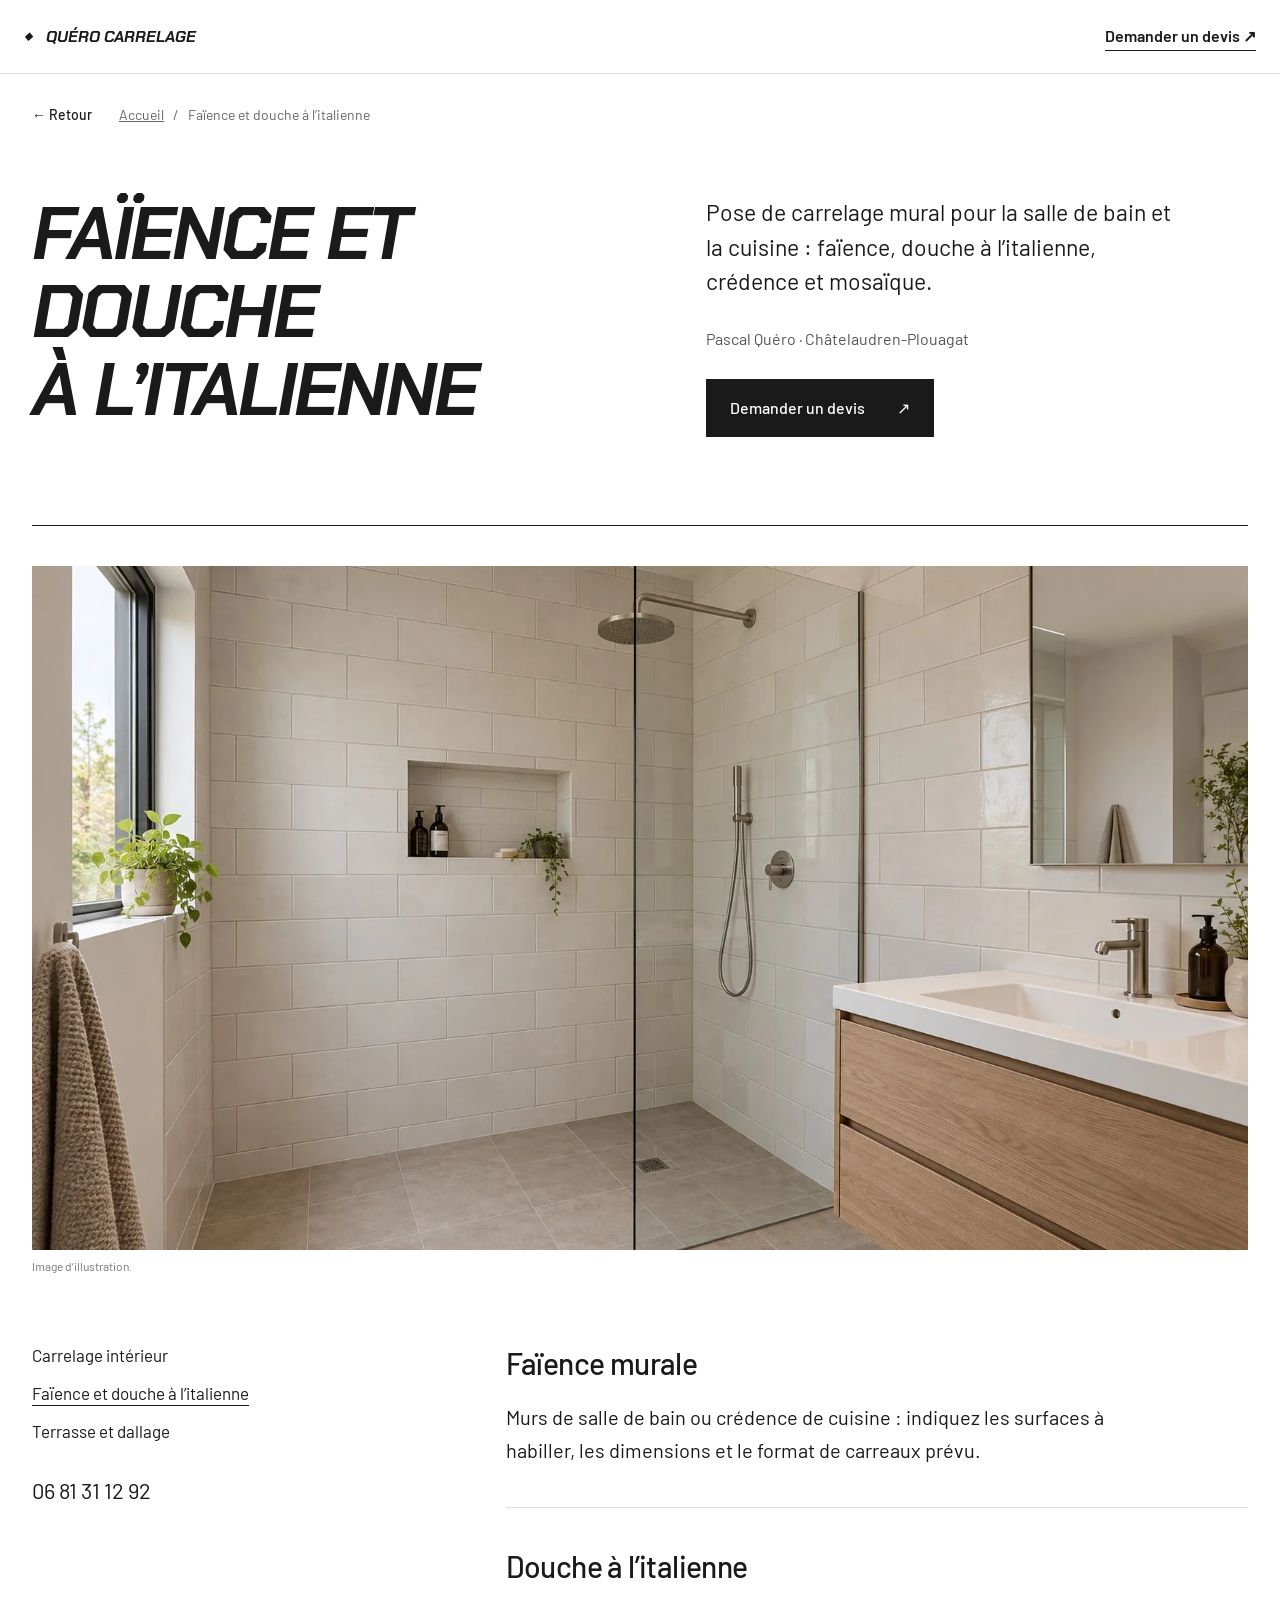
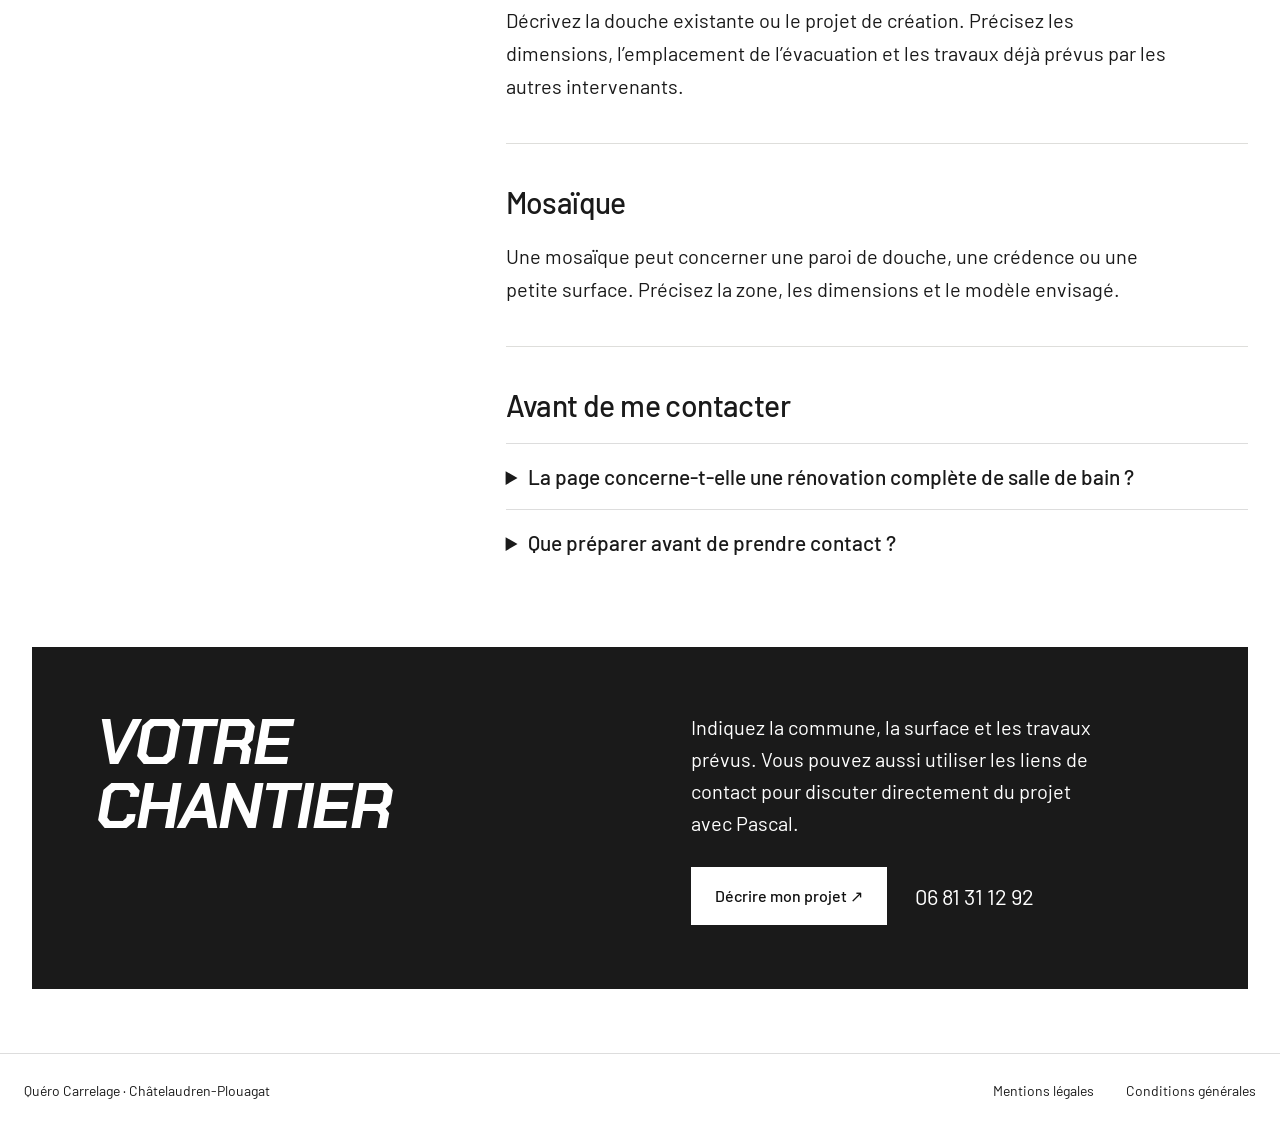
<file: faience-douche.html>
<!doctype html>
<html lang="fr"><head><meta charset="utf-8"><meta name="viewport" content="width=device-width,initial-scale=1">
<title>Faïence et douche à l’italienne à Châtelaudren-Plouagat | Quéro Carrelage</title><meta name="description" content="Pose de carrelage mural pour la salle de bain et la cuisine : faïence, douche à l’italienne, crédence et mosaïque. Pascal Quéro, carreleur à Châtelaudren-Plouagat. Demandez un devis.">
<meta name="robots" content="index,follow"><meta name="theme-color" content="#ffffff"><link rel="canonical" href="https://matthew-quero.github.io/quero-carrelage/faience-douche.html">
<link rel="icon" href="./assets/favicon.svg" type="image/svg+xml"><link rel="stylesheet" href="./assets/fonts.css?v=2"><link rel="stylesheet" href="./assets/site.css?v=12"><link rel="stylesheet" href="./assets/services.css?v=2"><script src="./assets/navigation.js?v=1" defer></script><script src="./assets/contact.js?v=2" defer></script><link rel="stylesheet" href="./assets/responsive.css?v=13">
<meta property="og:type" content="website">
<meta property="og:title" content="Faïence et douche à l’italienne à Châtelaudren-Plouagat | Quéro Carrelage">
<meta property="og:description" content="Pose de carrelage mural pour la salle de bain et la cuisine : faïence, douche à l’italienne, crédence et mosaïque. Pascal Quéro, carreleur à Châtelaudren-Plouagat. Demandez un devis.">
<meta property="og:url" content="https://matthew-quero.github.io/quero-carrelage/faience-douche.html">
<meta property="og:image" content="https://matthew-quero.github.io/quero-carrelage/assets/social/quero-carrelage-1200x630.jpg">
<meta property="og:image:type" content="image/jpeg">
<meta property="og:image:width" content="1200">
<meta property="og:image:height" content="630">
<meta property="og:image:alt" content="Quéro Carrelage — Pascal Quéro, carrelage et faïence à Châtelaudren-Plouagat">
<meta property="og:locale" content="fr_FR">
<meta property="og:site_name" content="Quéro Carrelage">
<meta name="twitter:card" content="summary_large_image">
<meta name="twitter:image" content="https://matthew-quero.github.io/quero-carrelage/assets/social/quero-carrelage-1200x630.jpg">
<script type="application/ld+json" data-business-schema>
{
  "@context": "https://schema.org",
  "@type": [
    "LocalBusiness",
    "HomeAndConstructionBusiness"
  ],
  "@id": "https://matthew-quero.github.io/quero-carrelage/#entreprise",
  "name": "Quéro Carrelage",
  "legalName": "Pascal Quéro",
  "url": "https://matthew-quero.github.io/quero-carrelage/",
  "description": "Pose de carrelage intérieur, de faïence, de douche à l’italienne et de terrasse, en rénovation et dans le neuf.",
  "image": "https://matthew-quero.github.io/quero-carrelage/assets/social/quero-carrelage-1200x630.jpg",
  "address": {
    "@type": "PostalAddress",
    "streetAddress": "1 rue de Mississipi",
    "postalCode": "22170",
    "addressLocality": "Châtelaudren-Plouagat",
    "addressCountry": "FR"
  },
  "areaServed": [
    {
      "@type": "City",
      "name": "Châtelaudren-Plouagat"
    },
    {
      "@type": "City",
      "name": "Guingamp"
    },
    {
      "@type": "City",
      "name": "Saint-Brieuc"
    },
    {
      "@type": "City",
      "name": "Pordic"
    },
    {
      "@type": "City",
      "name": "Binic"
    },
    {
      "@type": "City",
      "name": "Dinan"
    },
    {
      "@type": "City",
      "name": "Cancale"
    }
  ],
  "identifier": {
    "@type": "PropertyValue",
    "propertyID": "SIRET",
    "value": "44516773700011"
  }
}
</script>
</head>
<body class="service-page"><a class="skip-link" href="#contenu">Aller au contenu</a>
<header class="page-header"><a class="brand" href="./index.html#haut"><span aria-hidden="true">◆</span> Quéro Carrelage</a><a class="page-quote" href="./index.html#contact">Demander un devis ↗</a></header>
<main id="contenu"><nav class="breadcrumb" aria-label="Fil d’Ariane"><a class="return-link" data-back href="./index.html#savoir-faire">← Retour</a><a href="./index.html">Accueil</a><span aria-hidden="true"> / </span><span>Faïence et douche à l’italienne</span></nav>
<div class="service-intro"><h1>Faïence et douche<br>à l’italienne</h1><div><p>Pose de carrelage mural pour la salle de bain et la cuisine : faïence, douche à l’italienne, crédence et mosaïque.</p><p class="service-local">Pascal Quéro · Châtelaudren-Plouagat</p><a class="service-cta" href="./index.html#contact">Demander un devis <span aria-hidden="true">↗</span></a></div></div>
<figure class="service-image"><img src="./assets/photos/service-faience.webp" srcset="./assets/photos/service-faience-800.webp 800w, ./assets/photos/service-faience.webp 1672w" sizes="(max-width: 800px) 100vw, 1600px" alt="Faïence claire et sol carrelé dans une douche à l’italienne" width="1672" height="940" fetchpriority="high" decoding="async"><figcaption>Image d’illustration.</figcaption></figure><div class="service-body"><aside><nav aria-label="Autres prestations"><a href="./carrelage-interieur.html">Carrelage intérieur</a><a href="./faience-douche.html" aria-current="page">Faïence et douche à l’italienne</a><a href="./terrasse-carrelage.html">Terrasse et dallage</a></nav><p><a data-contact="phone" href="#contact">Téléphone</a></p></aside><div class="service-content"><section id="faience"><h2>Faïence murale</h2><p>Murs de salle de bain ou crédence de cuisine : indiquez les surfaces à habiller, les dimensions et le format de carreaux prévu.</p></section><section id="douche"><h2>Douche à l’italienne</h2><p>Décrivez la douche existante ou le projet de création. Précisez les dimensions, l’emplacement de l’évacuation et les travaux déjà prévus par les autres intervenants.</p></section><section id="mosaique"><h2>Mosaïque</h2><p>Une mosaïque peut concerner une paroi de douche, une crédence ou une petite surface. Précisez la zone, les dimensions et le modèle envisagé.</p></section><section class="service-faq"><h2>Avant de me contacter</h2><details><summary>La page concerne-t-elle une rénovation complète de salle de bain ?</summary><p>Elle présente les travaux de carrelage, de faïence et de douche. Décrivez séparément vos besoins en plomberie, électricité ou mobilier ; le périmètre du devis sera à préciser avec Pascal.</p></details><details><summary>Que préparer avant de prendre contact ?</summary><p>Des photos, les dimensions des murs ou de la douche, la commune du chantier et vos contraintes de calendrier. Un croquis ou un plan aide à expliquer le projet.</p></details></section></div></div>
<section class="service-contact"><h2>Votre chantier</h2><p>Indiquez la commune, la surface et les travaux prévus. Vous pouvez aussi utiliser les liens de contact pour discuter directement du projet avec Pascal.</p><div><a class="service-cta" href="./index.html#contact">Décrire mon projet ↗</a><a class="service-phone" data-contact="phone" href="#contact">Téléphone</a></div></section>
</main><footer class="page-footer"><span>Quéro Carrelage · Châtelaudren-Plouagat</span><a href="./mentions-legales.html">Mentions légales</a><a href="./conditions-generales.html">Conditions générales</a></footer></body></html>
</file>
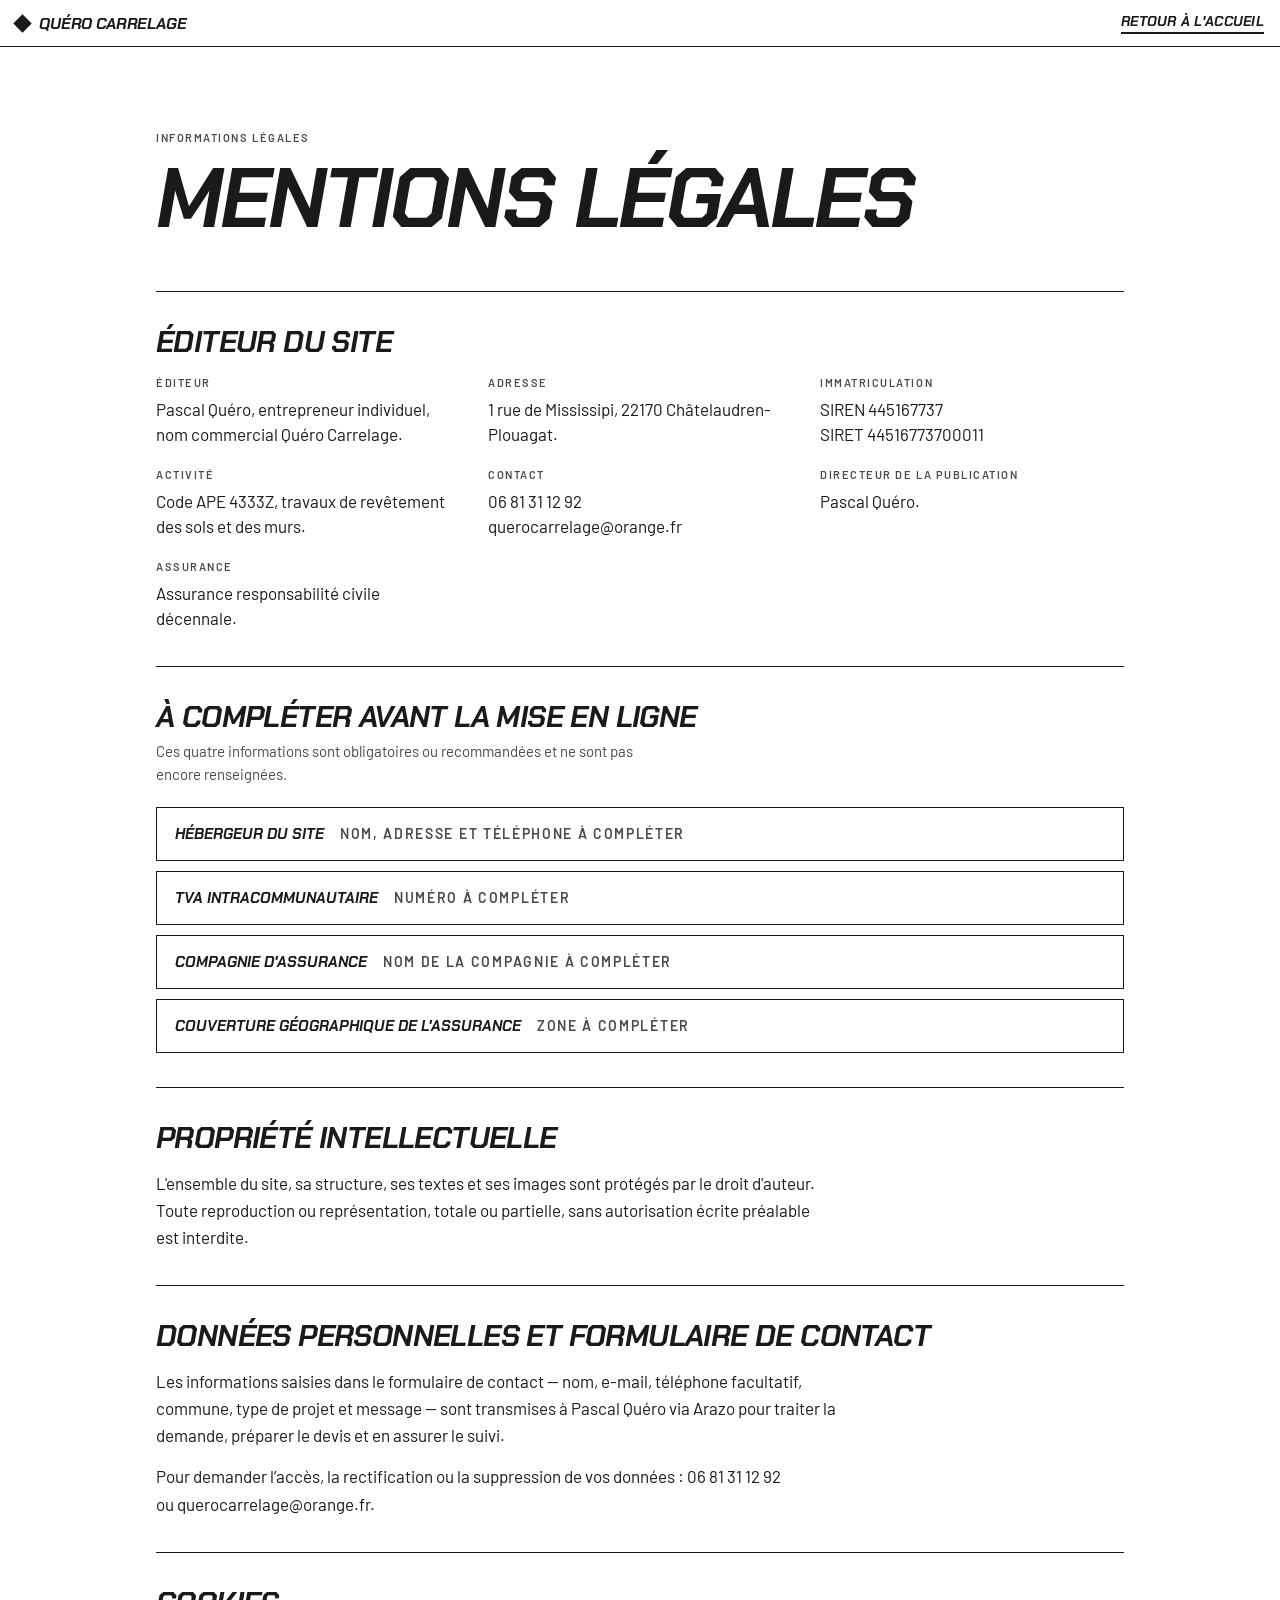
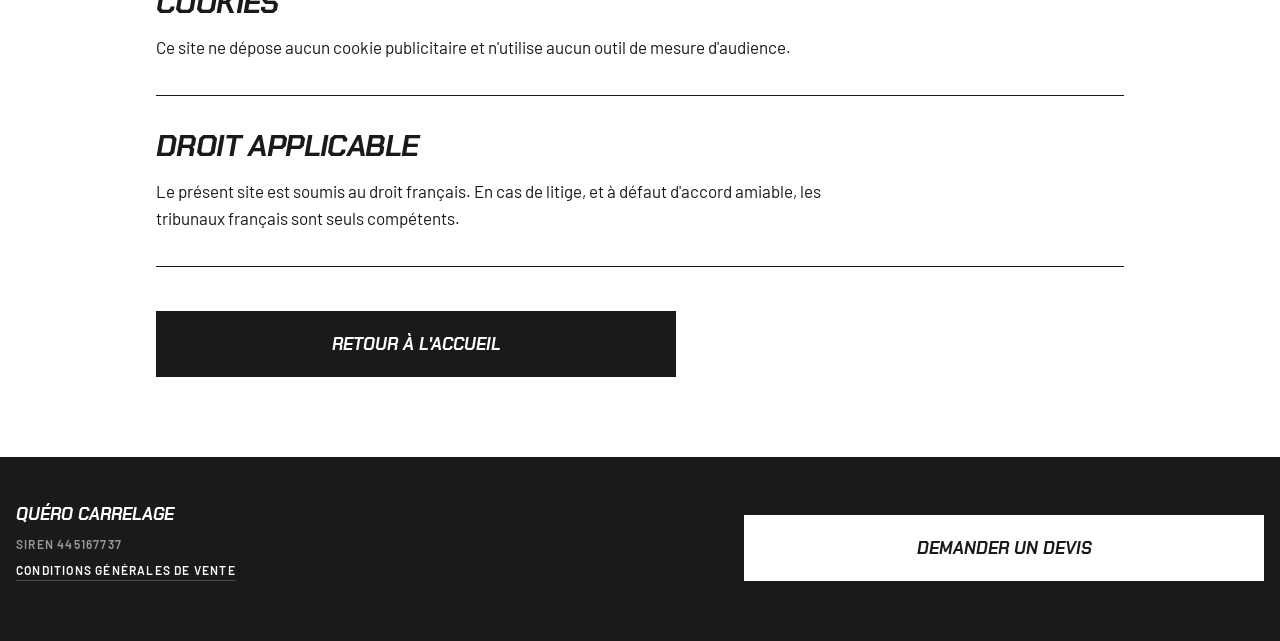
<file: mentions-legales.html>
<!DOCTYPE html>
<html lang="fr">
<head>
<meta charset="utf-8">
<meta name="viewport" content="width=device-width, initial-scale=1">
<title>Mentions légales — Quéro Carrelage</title>
<meta name="robots" content="noindex,nofollow">
<link rel="icon" href="./assets/favicon.svg">
<link rel="stylesheet" href="./assets/fonts.css">
<link rel="stylesheet" href="./assets/site.css">
<script src="./assets/navigation.js?v=1" defer></script><script src="./assets/contact.js?v=1" defer></script><link rel="stylesheet" href="./assets/responsive.css?v=5"></head>
<body>




<style>
body { margin: 0; background: #FFFFFF; color: #1A1A1A; font-family: 'Barlow', Helvetica, Arial, sans-serif; -webkit-font-smoothing: antialiased; }
a { color: #1A1A1A; text-decoration: none; }
a:hover { color: #4A4A4A; }
* { box-sizing: border-box; }
</style>

<div style="background:#FFFFFF;color:#1A1A1A">

  <header style="position:sticky;top:0;z-index:80;background:#FFFFFF;border-bottom:1px solid #1A1A1A">
    <div style="max-width:1600px;margin:0 auto;padding:12px 16px;display:flex;align-items:center;justify-content:space-between;gap:14px">
      <a href="index.html" style="display:flex;align-items:center;gap:10px">
        <span style="width:13px;height:13px;background:#1A1A1A;transform:rotate(45deg);display:block;flex:none"></span>
        <span style="font-family:'Chakra Petch',sans-serif;font-style:italic;font-weight:700;font-size:16px;letter-spacing:-0.01em;text-transform:uppercase">Quéro Carrelage</span>
      </a>
      <nav style="display:flex;align-items:center;gap:16px">
        <a href="index.html" style="font-family:'Chakra Petch',sans-serif;font-style:italic;font-weight:700;font-size:14px;letter-spacing:0.02em;text-transform:uppercase;border-bottom:2px solid #1A1A1A;padding-bottom:2px">Retour à l'accueil</a>
      </nav>
    </div>
  </header>

  <main style="max-width:1000px;margin:0 auto;padding:clamp(40px,7vw,84px) 16px clamp(50px,7vw,80px)">
    <div style="font-size:11px;font-weight:600;letter-spacing:0.14em;text-transform:uppercase;color:#4A4A4A">Informations légales</div>
    <h1 style="margin:16px 0 clamp(34px,5vw,54px);font-family:'Chakra Petch',sans-serif;font-style:italic;font-weight:700;text-transform:uppercase;font-size:clamp(32px,8vw,84px);line-height:0.92;letter-spacing:-0.035em">Mentions légales</h1>

    <section style="border-top:1px solid #1A1A1A;padding:clamp(24px,3.5vw,34px) 0">
      <h2 style="margin:0 0 18px;font-family:'Chakra Petch',sans-serif;font-style:italic;font-weight:700;text-transform:uppercase;font-size:clamp(20px,4vw,30px);line-height:1.05;letter-spacing:-0.02em">Éditeur du site</h2>
      <dl style="margin:0;display:grid;grid-template-columns:repeat(auto-fit,minmax(240px,1fr));gap:20px 28px">
        <div>
          <dt style="font-size:11px;font-weight:600;letter-spacing:0.14em;text-transform:uppercase;color:#4A4A4A">Éditeur</dt>
          <dd style="margin:8px 0 0;font-size:17px;line-height:1.5">Pascal Quéro, entrepreneur individuel, nom commercial Quéro Carrelage.</dd>
        </div>
        <div>
          <dt style="font-size:11px;font-weight:600;letter-spacing:0.14em;text-transform:uppercase;color:#4A4A4A">Adresse</dt>
          <dd style="margin:8px 0 0;font-size:17px;line-height:1.5">1 rue de Mississipi, 22170 Châtelaudren-Plouagat.</dd>
        </div>
        <div>
          <dt style="font-size:11px;font-weight:600;letter-spacing:0.14em;text-transform:uppercase;color:#4A4A4A">Immatriculation</dt>
          <dd style="margin:8px 0 0;font-size:17px;line-height:1.5">SIREN 445167737<br />SIRET 44516773700011</dd>
        </div>
        <div>
          <dt style="font-size:11px;font-weight:600;letter-spacing:0.14em;text-transform:uppercase;color:#4A4A4A">Activité</dt>
          <dd style="margin:8px 0 0;font-size:17px;line-height:1.5">Code APE 4333Z, travaux de revêtement des sols et des murs.</dd>
        </div>
        <div>
          <dt style="font-size:11px;font-weight:600;letter-spacing:0.14em;text-transform:uppercase;color:#4A4A4A">Contact</dt>
          <dd style="margin:8px 0 0;font-size:17px;line-height:1.5"><a data-contact="phone" href="#contact">Téléphone</a><br /><a data-contact="email" href="#contact">E-mail</a></dd>
        </div>
        <div>
          <dt style="font-size:11px;font-weight:600;letter-spacing:0.14em;text-transform:uppercase;color:#4A4A4A">Directeur de la publication</dt>
          <dd style="margin:8px 0 0;font-size:17px;line-height:1.5">Pascal Quéro.</dd>
        </div>
        <div>
          <dt style="font-size:11px;font-weight:600;letter-spacing:0.14em;text-transform:uppercase;color:#4A4A4A">Assurance</dt>
          <dd style="margin:8px 0 0;font-size:17px;line-height:1.5">Assurance responsabilité civile décennale.</dd>
        </div>
      </dl>
    </section>

    <section style="border-top:1px solid #1A1A1A;padding:clamp(24px,3.5vw,34px) 0">
      <h2 style="margin:0 0 8px;font-family:'Chakra Petch',sans-serif;font-style:italic;font-weight:700;text-transform:uppercase;font-size:clamp(20px,4vw,30px);line-height:1.05;letter-spacing:-0.02em">À compléter avant la mise en ligne</h2>
      <p style="margin:0 0 22px;font-size:15px;line-height:1.5;color:#4A4A4A;max-width:60ch">Ces quatre informations sont obligatoires ou recommandées et ne sont pas encore renseignées.</p>
      <div style="display:grid;gap:10px">
        <div style="border:1px solid #1A1A1A;padding:16px 18px;display:flex;flex-wrap:wrap;align-items:baseline;gap:10px 16px">
          <span style="font-family:'Chakra Petch',sans-serif;font-style:italic;font-weight:700;text-transform:uppercase;font-size:15px">Hébergeur du site</span>
          <span style="font-size:14px;font-weight:600;letter-spacing:0.12em;text-transform:uppercase;color:#4A4A4A">Nom, adresse et téléphone à compléter</span>
        </div>
        <div style="border:1px solid #1A1A1A;padding:16px 18px;display:flex;flex-wrap:wrap;align-items:baseline;gap:10px 16px">
          <span style="font-family:'Chakra Petch',sans-serif;font-style:italic;font-weight:700;text-transform:uppercase;font-size:15px">TVA intracommunautaire</span>
          <span style="font-size:14px;font-weight:600;letter-spacing:0.12em;text-transform:uppercase;color:#4A4A4A">Numéro à compléter</span>
        </div>
        <div style="border:1px solid #1A1A1A;padding:16px 18px;display:flex;flex-wrap:wrap;align-items:baseline;gap:10px 16px">
          <span style="font-family:'Chakra Petch',sans-serif;font-style:italic;font-weight:700;text-transform:uppercase;font-size:15px">Compagnie d'assurance</span>
          <span style="font-size:14px;font-weight:600;letter-spacing:0.12em;text-transform:uppercase;color:#4A4A4A">Nom de la compagnie à compléter</span>
        </div>
        <div style="border:1px solid #1A1A1A;padding:16px 18px;display:flex;flex-wrap:wrap;align-items:baseline;gap:10px 16px">
          <span style="font-family:'Chakra Petch',sans-serif;font-style:italic;font-weight:700;text-transform:uppercase;font-size:15px">Couverture géographique de l'assurance</span>
          <span style="font-size:14px;font-weight:600;letter-spacing:0.12em;text-transform:uppercase;color:#4A4A4A">Zone à compléter</span>
        </div>
      </div>
    </section>

    <section style="border-top:1px solid #1A1A1A;padding:clamp(24px,3.5vw,34px) 0">
      <h2 style="margin:0 0 16px;font-family:'Chakra Petch',sans-serif;font-style:italic;font-weight:700;text-transform:uppercase;font-size:clamp(20px,4vw,30px);line-height:1.05;letter-spacing:-0.02em">Propriété intellectuelle</h2>
      <p style="margin:0;font-size:17px;line-height:1.6;max-width:70ch">L'ensemble du site, sa structure, ses textes et ses images sont protégés par le droit d'auteur. Toute reproduction ou représentation, totale ou partielle, sans autorisation écrite préalable est interdite.</p>
    </section>

    <section style="border-top:1px solid #1A1A1A;padding:clamp(24px,3.5vw,34px) 0">
      <h2 style="margin:0 0 16px;font-family:'Chakra Petch',sans-serif;font-style:italic;font-weight:700;text-transform:uppercase;font-size:clamp(20px,4vw,30px);line-height:1.05;letter-spacing:-0.02em">Données personnelles et formulaire de contact</h2>
      <p style="margin:0 0 14px;font-size:17px;line-height:1.6;max-width:70ch">Les informations saisies dans le formulaire de contact — nom, e-mail, téléphone facultatif, commune, type de projet et message — sont transmises à Pascal Quéro via Arazo pour traiter la demande, préparer le devis et en assurer le suivi.</p>
      <p style="margin:0;font-size:17px;line-height:1.6;max-width:70ch">Pour demander l’accès, la rectification ou la suppression de vos données : <a data-contact="phone" href="#contact">Téléphone</a> ou <a data-contact="email" href="#contact">E-mail</a>.</p>
    </section>

    <section style="border-top:1px solid #1A1A1A;padding:clamp(24px,3.5vw,34px) 0">
      <h2 style="margin:0 0 16px;font-family:'Chakra Petch',sans-serif;font-style:italic;font-weight:700;text-transform:uppercase;font-size:clamp(20px,4vw,30px);line-height:1.05;letter-spacing:-0.02em">Cookies</h2>
      <p style="margin:0;font-size:17px;line-height:1.6;max-width:70ch">Ce site ne dépose aucun cookie publicitaire et n'utilise aucun outil de mesure d'audience.</p>
    </section>

    <section style="border-top:1px solid #1A1A1A;border-bottom:1px solid #1A1A1A;padding:clamp(24px,3.5vw,34px) 0">
      <h2 style="margin:0 0 16px;font-family:'Chakra Petch',sans-serif;font-style:italic;font-weight:700;text-transform:uppercase;font-size:clamp(20px,4vw,30px);line-height:1.05;letter-spacing:-0.02em">Droit applicable</h2>
      <p style="margin:0;font-size:17px;line-height:1.6;max-width:70ch">Le présent site est soumis au droit français. En cas de litige, et à défaut d'accord amiable, les tribunaux français sont seuls compétents.</p>
    </section>

    <div style="margin-top:clamp(30px,4vw,44px);display:flex">
      <a href="index.html" style="flex:1 1 300px;max-width:520px;text-align:center;background:#1A1A1A;color:#FFFFFF;padding:22px 26px;font-family:'Chakra Petch',sans-serif;font-style:italic;font-weight:700;font-size:17px;text-transform:uppercase">Retour à l'accueil</a>
    </div>
  </main>

  <div style="width:100%;background:#1A1A1A;color:#FFFFFF">
    <footer style="max-width:1600px;margin:0 auto;padding:clamp(30px,4vw,46px) 16px clamp(40px,5vw,60px);display:flex;flex-wrap:wrap;align-items:flex-end;justify-content:space-between;gap:30px">
      <div style="display:flex;flex-direction:column;gap:12px">
        <div style="font-family:'Chakra Petch',sans-serif;font-style:italic;font-weight:700;text-transform:uppercase;font-size:17px">Quéro Carrelage</div>
        <div style="font-size:12px;font-weight:600;letter-spacing:0.1em;text-transform:uppercase;color:#9A9A96">SIREN 445167737</div>
        <a href="conditions-generales.html" style="font-size:12px;font-weight:600;letter-spacing:0.1em;text-transform:uppercase;color:#FFFFFF;border-bottom:1px solid #4A4A4A;padding-bottom:3px;width:fit-content">Conditions générales de vente</a>
      </div>
      <a href="index.html#contact" style="flex:1 1 300px;max-width:520px;text-align:center;background:#FFFFFF;color:#1A1A1A;padding:22px 26px;font-family:'Chakra Petch',sans-serif;font-style:italic;font-weight:700;font-size:17px;text-transform:uppercase">Demander un devis</a>
    </footer>
  </div>
</div>

</body>
</html>
</file>
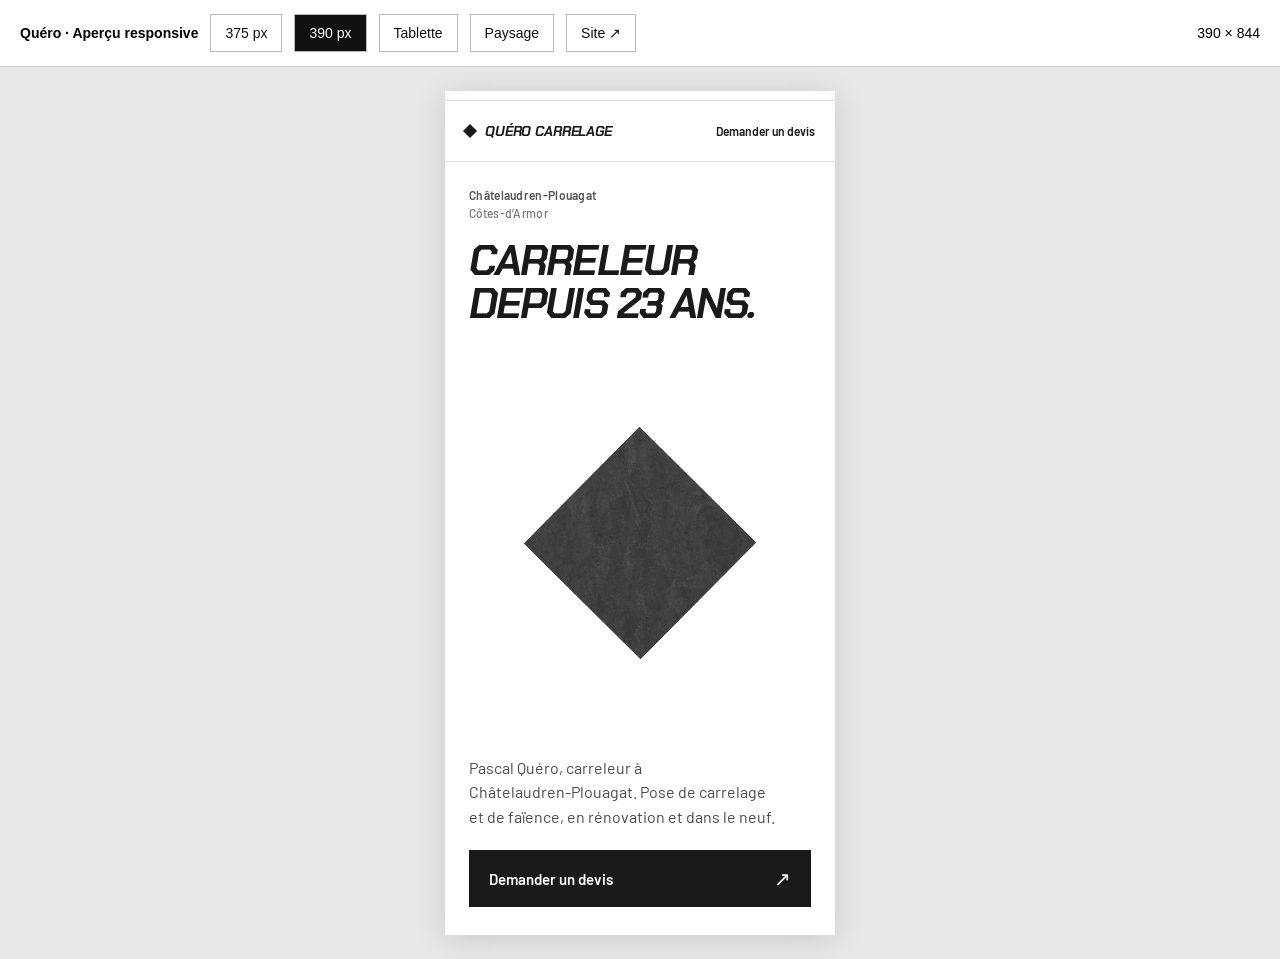
<file: responsive.html>
<!doctype html><html lang="fr"><head><meta charset="utf-8"><meta name="viewport" content="width=device-width,initial-scale=1"><meta name="robots" content="noindex,nofollow"><title>Quéro — Aperçu responsive</title><style>*{box-sizing:border-box}body{margin:0;background:#e8e8e6;font:14px Arial,sans-serif}header{position:sticky;top:0;z-index:2;padding:14px 20px;background:#fff;display:flex;gap:12px;align-items:center;flex-wrap:wrap;border-bottom:1px solid #ccc}button,a{font:inherit;color:#111;padding:10px 14px;background:#fff;border:1px solid #bbb;cursor:pointer;text-decoration:none}button[aria-pressed=true]{background:#111;color:#fff}main{padding:24px;overflow:auto;display:flex;justify-content:center}iframe{border:0;background:#fff;box-shadow:0 4px 30px #0002;flex:none}output{margin-left:auto}</style></head><body><header><strong>Quéro · Aperçu responsive</strong><button data-size="375,812" aria-pressed="false">375 px</button><button data-size="390,844" aria-pressed="true">390 px</button><button data-size="768,1024" aria-pressed="false">Tablette</button><button data-size="1024,768" aria-pressed="false">Paysage</button><a href="./index.html">Site ↗</a><output>390 × 844</output></header><main><iframe title="Site Quéro Carrelage aux dimensions sélectionnées" src="./index.html?preview=arazo-form-v1" width="390" height="844"></iframe></main><script>document.querySelectorAll('button').forEach(b=>b.onclick=()=>{const [w,h]=b.dataset.size.split(',');const f=document.querySelector('iframe');f.width=w;f.height=h;document.querySelector('output').textContent=w+' × '+h;document.querySelectorAll('button').forEach(x=>x.setAttribute('aria-pressed',String(x===b)));});</script></body></html>
</file>
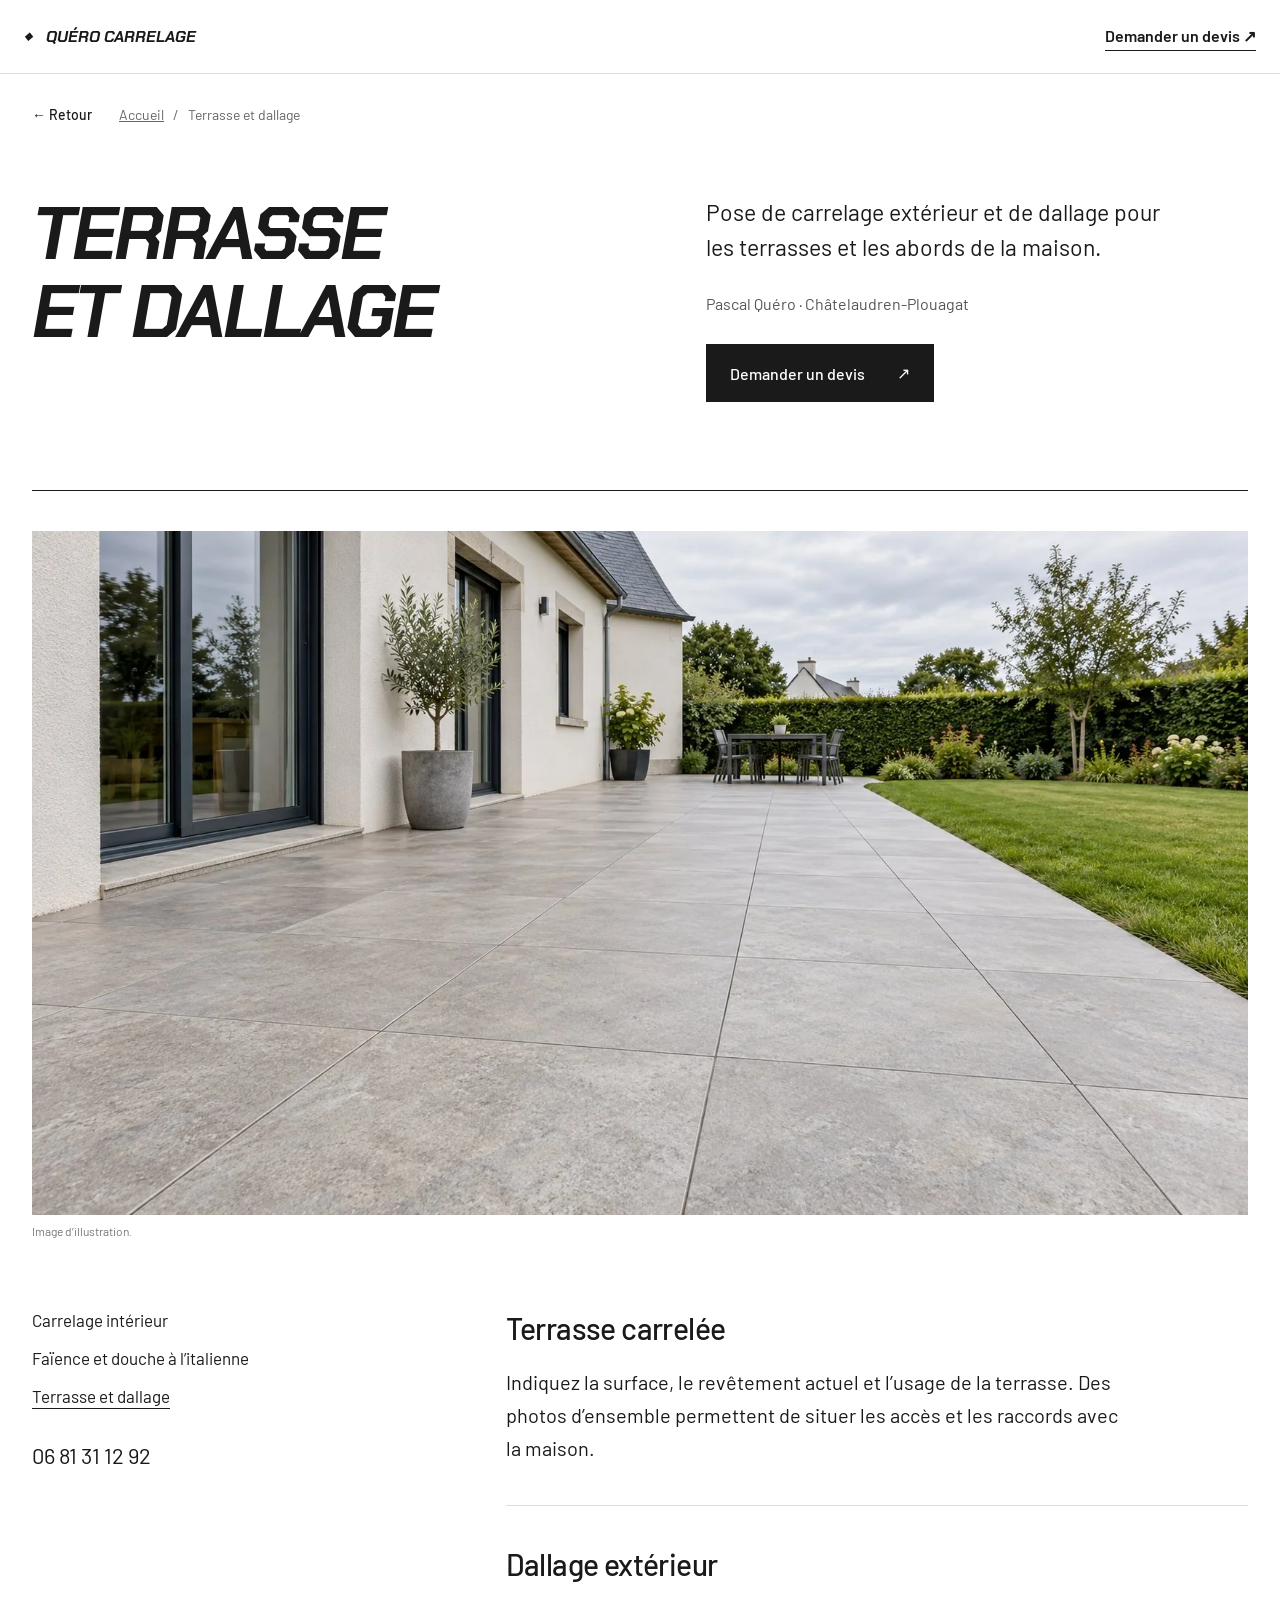
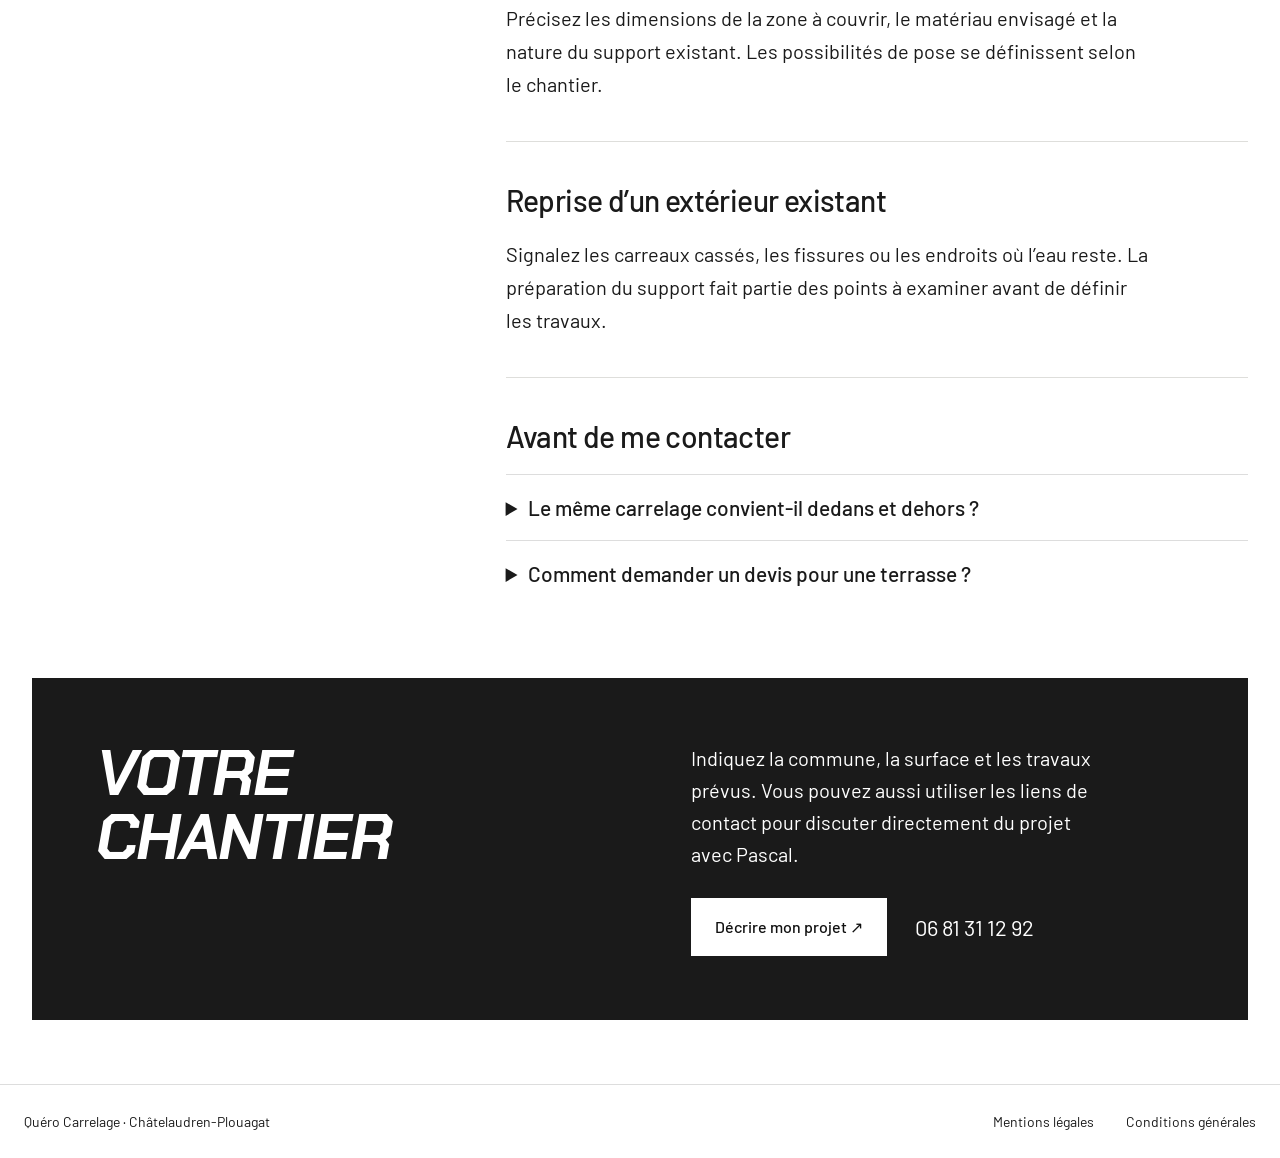
<file: terrasse-carrelage.html>
<!doctype html>
<html lang="fr"><head><meta charset="utf-8"><meta name="viewport" content="width=device-width,initial-scale=1">
<title>Carrelage de terrasse et dallage à Châtelaudren-Plouagat | Quéro Carrelage</title><meta name="description" content="Pose de carrelage extérieur et de dallage pour les terrasses et les abords de la maison. Pascal Quéro, carreleur à Châtelaudren-Plouagat. Demandez un devis.">
<meta name="robots" content="index,follow"><meta name="theme-color" content="#ffffff"><link rel="canonical" href="https://matthew-quero.github.io/quero-carrelage/terrasse-carrelage.html">
<link rel="icon" href="./assets/favicon.svg" type="image/svg+xml"><link rel="stylesheet" href="./assets/fonts.css?v=2"><link rel="stylesheet" href="./assets/site.css?v=12"><link rel="stylesheet" href="./assets/services.css?v=2"><script src="./assets/navigation.js?v=1" defer></script><script src="./assets/contact.js?v=2" defer></script><link rel="stylesheet" href="./assets/responsive.css?v=13">
<meta property="og:type" content="website">
<meta property="og:title" content="Carrelage de terrasse et dallage à Châtelaudren-Plouagat | Quéro Carrelage">
<meta property="og:description" content="Pose de carrelage extérieur et de dallage pour les terrasses et les abords de la maison. Pascal Quéro, carreleur à Châtelaudren-Plouagat. Demandez un devis.">
<meta property="og:url" content="https://matthew-quero.github.io/quero-carrelage/terrasse-carrelage.html">
<meta property="og:image" content="https://matthew-quero.github.io/quero-carrelage/assets/social/quero-carrelage-1200x630.jpg">
<meta property="og:image:type" content="image/jpeg">
<meta property="og:image:width" content="1200">
<meta property="og:image:height" content="630">
<meta property="og:image:alt" content="Quéro Carrelage — Pascal Quéro, carrelage et faïence à Châtelaudren-Plouagat">
<meta property="og:locale" content="fr_FR">
<meta property="og:site_name" content="Quéro Carrelage">
<meta name="twitter:card" content="summary_large_image">
<meta name="twitter:image" content="https://matthew-quero.github.io/quero-carrelage/assets/social/quero-carrelage-1200x630.jpg">
<script type="application/ld+json" data-business-schema>
{
  "@context": "https://schema.org",
  "@type": [
    "LocalBusiness",
    "HomeAndConstructionBusiness"
  ],
  "@id": "https://matthew-quero.github.io/quero-carrelage/#entreprise",
  "name": "Quéro Carrelage",
  "legalName": "Pascal Quéro",
  "url": "https://matthew-quero.github.io/quero-carrelage/",
  "description": "Pose de carrelage intérieur, de faïence, de douche à l’italienne et de terrasse, en rénovation et dans le neuf.",
  "image": "https://matthew-quero.github.io/quero-carrelage/assets/social/quero-carrelage-1200x630.jpg",
  "address": {
    "@type": "PostalAddress",
    "streetAddress": "1 rue de Mississipi",
    "postalCode": "22170",
    "addressLocality": "Châtelaudren-Plouagat",
    "addressCountry": "FR"
  },
  "areaServed": [
    {
      "@type": "City",
      "name": "Châtelaudren-Plouagat"
    },
    {
      "@type": "City",
      "name": "Guingamp"
    },
    {
      "@type": "City",
      "name": "Saint-Brieuc"
    },
    {
      "@type": "City",
      "name": "Pordic"
    },
    {
      "@type": "City",
      "name": "Binic"
    },
    {
      "@type": "City",
      "name": "Dinan"
    },
    {
      "@type": "City",
      "name": "Cancale"
    }
  ],
  "identifier": {
    "@type": "PropertyValue",
    "propertyID": "SIRET",
    "value": "44516773700011"
  }
}
</script>
</head>
<body class="service-page"><a class="skip-link" href="#contenu">Aller au contenu</a>
<header class="page-header"><a class="brand" href="./index.html#haut"><span aria-hidden="true">◆</span> Quéro Carrelage</a><a class="page-quote" href="./index.html#contact">Demander un devis ↗</a></header>
<main id="contenu"><nav class="breadcrumb" aria-label="Fil d’Ariane"><a class="return-link" data-back href="./index.html#savoir-faire">← Retour</a><a href="./index.html">Accueil</a><span aria-hidden="true"> / </span><span>Terrasse et dallage</span></nav>
<div class="service-intro"><h1>Terrasse<br>et dallage</h1><div><p>Pose de carrelage extérieur et de dallage pour les terrasses et les abords de la maison.</p><p class="service-local">Pascal Quéro · Châtelaudren-Plouagat</p><a class="service-cta" href="./index.html#contact">Demander un devis <span aria-hidden="true">↗</span></a></div></div>
<figure class="service-image"><img src="./assets/photos/service-terrasse.webp" srcset="./assets/photos/service-terrasse-800.webp 800w, ./assets/photos/service-terrasse.webp 1672w" sizes="(max-width: 800px) 100vw, 1600px" alt="Terrasse en dalles carrées grises près d’un jardin" width="1672" height="940" fetchpriority="high" decoding="async"><figcaption>Image d’illustration.</figcaption></figure><div class="service-body"><aside><nav aria-label="Autres prestations"><a href="./carrelage-interieur.html">Carrelage intérieur</a><a href="./faience-douche.html">Faïence et douche à l’italienne</a><a href="./terrasse-carrelage.html" aria-current="page">Terrasse et dallage</a></nav><p><a data-contact="phone" href="#contact">Téléphone</a></p></aside><div class="service-content"><section id="terrasse"><h2>Terrasse carrelée</h2><p>Indiquez la surface, le revêtement actuel et l’usage de la terrasse. Des photos d’ensemble permettent de situer les accès et les raccords avec la maison.</p></section><section id="dallage"><h2>Dallage extérieur</h2><p>Précisez les dimensions de la zone à couvrir, le matériau envisagé et la nature du support existant. Les possibilités de pose se définissent selon le chantier.</p></section><section id="renovation"><h2>Reprise d’un extérieur existant</h2><p>Signalez les carreaux cassés, les fissures ou les endroits où l’eau reste. La préparation du support fait partie des points à examiner avant de définir les travaux.</p></section><section class="service-faq"><h2>Avant de me contacter</h2><details><summary>Le même carrelage convient-il dedans et dehors ?</summary><p>L’usage extérieur impose des contraintes différentes. Donnez la référence du produit envisagé afin de discuter de son adaptation à votre terrasse avant de l’acheter.</p></details><details><summary>Comment demander un devis pour une terrasse ?</summary><p>Envoyez la commune, la surface approximative, quelques photos du support et le délai souhaité. Précisez si vous avez déjà choisi les matériaux.</p></details></section></div></div>
<section class="service-contact"><h2>Votre chantier</h2><p>Indiquez la commune, la surface et les travaux prévus. Vous pouvez aussi utiliser les liens de contact pour discuter directement du projet avec Pascal.</p><div><a class="service-cta" href="./index.html#contact">Décrire mon projet ↗</a><a class="service-phone" data-contact="phone" href="#contact">Téléphone</a></div></section>
</main><footer class="page-footer"><span>Quéro Carrelage · Châtelaudren-Plouagat</span><a href="./mentions-legales.html">Mentions légales</a><a href="./conditions-generales.html">Conditions générales</a></footer></body></html>
</file>
<file: assets/fonts.css>
@font-face {
  font-family: 'Barlow';
  font-style: normal;
  font-weight: 400;
  font-display: swap;
  src: url(./fonts/font-0.woff2) format('woff2');
}
@font-face {
  font-family: 'Barlow';
  font-style: normal;
  font-weight: 500;
  font-display: swap;
  src: url(./fonts/font-1.woff2) format('woff2');
}
@font-face {
  font-family: 'Barlow';
  font-style: normal;
  font-weight: 600;
  font-display: swap;
  src: url(./fonts/font-2.woff2) format('woff2');
}
@font-face {
  font-family: 'Chakra Petch';
  font-style: italic;
  font-weight: 700;
  font-display: swap;
  src: url(./fonts/font-3.woff2) format('woff2');
}
</file>
<file: assets/site.css>
:root{--tile-image:url('./photos/tile-surface.webp')}
@media(max-width:900px){:root{--tile-image:url('./photos/tile-surface-mobile.webp')}}

:root{--ink:#1a1a1a;--paper:#fff;--muted:#4a4a4a;--line:#dededb;--header-height:57px;--font-title:'Chakra Petch',Arial,sans-serif;--font-body:'Barlow',Arial,sans-serif}
*{box-sizing:border-box}html{scroll-behavior:smooth;scroll-padding-top:calc(var(--header-height) + 20px)}body{margin:0;background:var(--paper);color:var(--ink);font-family:var(--font-body);-webkit-font-smoothing:antialiased}a{color:inherit;text-decoration:none}button,input,select,textarea{font:inherit}button,a,input,select,textarea{ -webkit-tap-highlight-color:transparent}a,button{transition:background-color .18s ease,color .18s ease}a:hover{color:#666}a:focus-visible,button:focus-visible,input:focus-visible,select:focus-visible,textarea:focus-visible{outline:3px solid #878787!important;outline-offset:5px}input,textarea,select{min-width:0}button{min-height:48px}input,select,textarea{border-radius:0}p{text-wrap:pretty}h1,h2{text-wrap:balance}[hidden]{display:none!important}main{display:block}section,header,footer{min-width:0}section:target{scroll-margin-top:20px}
.skip-link{position:fixed;left:12px;top:12px;z-index:200;background:#111;color:#fff;padding:16px;transform:translateY(-180%)}.skip-link:focus{transform:none}
#site-header{border-bottom:1px solid var(--line)}#site-header>div{min-height:47px}#haut{grid-template-columns:repeat(2,minmax(0,1fr))!important;gap:4vw}#haut [data-herotext]{padding-bottom:60px}#contact{margin-top:0!important;opacity:1!important;transform:none!important;pointer-events:auto!important;scroll-margin-top:calc(var(--header-height) + 20px)}#contact>div{grid-template-columns:repeat(2,minmax(0,1fr))!important}#contact input,#contact textarea,#contact select{line-height:1.4}#contact button{width:100%;font-size:15px!important}#contact a[href^="mailto:"]{overflow-wrap:anywhere;max-width:100%}#mobile-call{padding-bottom:max(10px,env(safe-area-inset-bottom))!important}#mobile-call a{font-size:15px!important;padding:14px!important}.form-note{font-size:14px;line-height:1.5;margin:0;color:#c9c9c6}.form-status:empty{display:none}.form-status{font-size:15px;line-height:1.6;border-left:2px solid #fff;padding-left:16px;margin:0}.tile-texture{display:block;width:100%;height:100%;background:#1a1a1a;background-size:cover;background-position:center}

.reviews{padding:80px max(16px,calc((100vw - 1568px)/2));border-top:1px solid var(--ink);background:#fff}.section-heading{max-width:880px;margin-bottom:36px}.eyebrow{font-size:11px;letter-spacing:.14em;text-transform:uppercase;margin:0 0 18px}.section-heading h2{font-family:var(--font-title);font-style:italic;text-transform:uppercase;font-size:clamp(30px,5vw,64px);line-height:1.03;letter-spacing:-.035em;margin:0 0 22px}.text-link{display:inline-block;border-bottom:1px solid;font-size:14px;min-height:30px}.reviews-list{display:grid;grid-template-columns:repeat(auto-fit,minmax(min(100%,280px),1fr));gap:32px}.review{border-top:1px solid var(--ink);padding-top:22px}.review blockquote{margin:16px 0;line-height:1.6;font-size:19px}.review p{font-size:14px}.rating{letter-spacing:.14em;font-size:19px}#arazo-form iframe{width:100%;min-height:780px;border:0;background:#fff;display:block}#arazo-form .text-link{margin:12px 0;color:#fff}#scroll-video{position:absolute;inset:0;width:100%;height:100%;object-fit:cover;background:#000}.video-mode [data-flat],.video-mode [data-room],.video-mode [data-flatsq],.video-mode [data-tilelayer]{display:none!important}
/* Useful static layout if JavaScript fails or motion is disabled. */
html:not(.has-motion) [data-tilelayer]{display:none!important}html:not(.has-motion) [data-stage]{height:auto!important}html:not(.has-motion) [data-sticky]{background:#fff!important;position:relative!important;top:0!important;height:auto!important;visibility:visible!important;perspective:none!important;padding:24px 16px!important}html:not(.has-motion) [data-flat]{position:relative!important;inset:auto!important;transform:none!important}html:not(.has-motion) [data-grid]{display:grid!important;width:100%;grid-auto-flow:row!important;grid-template-columns:repeat(3,minmax(0,1fr))!important;grid-template-rows:none!important;grid-auto-columns:auto!important;gap:8px!important;transform:none!important}html:not(.has-motion) [data-cell]{width:auto!important;height:auto!important;min-height:160px;transform:none!important;filter:none!important;opacity:1!important}html:not(.has-motion) [data-cell]:empty,html:not(.has-motion) [data-cell]:has(.tile-texture){display:none!important}html:not(.has-motion) [data-room],html:not(.has-motion) [data-flatsq]{display:none!important}html:not(.has-motion) [data-herotext]{opacity:1!important;transform:none!important}
@media(min-width:1600px){#haut>div:first-child{padding-right:20px}}
@media(max-width:760px){#site-header>div{gap:8px!important}#site-header nav a{font-size:11px!important}#site-header a>span:last-child{font-size:13px!important}#haut{grid-template-columns:minmax(0,1fr)!important;gap:0!important;padding-top:12vh!important;min-height:calc(100svh - var(--header-height))!important}#haut [data-herotext]{padding:0 0 64px 17%;align-self:center}#haut h1{font-size:clamp(34px,8.4vw,61px)!important;max-width:16ch!important}#haut p{font-size:17px!important}#haut>div[aria-hidden]{display:none}#contact>div{grid-template-columns:minmax(0,1fr)!important;gap:50px!important;padding-bottom:55px!important}#contact a[href^="tel:"]{font-size:clamp(35px,9vw,58px)!important}#contact form{max-width:none!important}.reviews{padding:56px 16px}html:not(.has-motion) [data-grid]{grid-template-columns:repeat(2,minmax(0,1fr))!important}html:not(.has-motion) [data-cell]{font-size:17px!important;min-height:170px} [data-info]{font-size:clamp(20px,5.5vw,38px)!important;max-width:40vw} }
@media(prefers-reduced-motion:reduce){html{scroll-behavior:auto}*{transition:none!important;animation:none!important}}
@media print{[data-stage],[data-tilelayer],#mobile-call,.scroll-cue,.skip-link{display:none!important}#haut,#contact{display:block!important;min-height:0!important;color:#000!important;background:#fff!important}#haut [data-herotext]{opacity:1!important;transform:none!important}#contact input,#contact select,#contact textarea{border:1px solid #aaa!important}#contact form{display:none!important}header{position:static!important}a{color:inherit!important}}

.hover-1:hover, .hover-1:focus-visible {background:#4A4A4A;color:#FFFFFF}
.hover-2:hover, .hover-2:focus-visible {background:#FFFFFF;color:#1A1A1A}
.hover-3:hover, .hover-3:focus-visible {color:#9A9A96}
.hover-4:hover, .hover-4:focus-visible {color:#9A9A96}
.hover-5:hover, .hover-5:focus-visible {color:#9A9A96}
.hover-6:hover, .hover-6:focus-visible {color:#9A9A96}
.hover-7:hover, .hover-7:focus-visible {background:#9A9A96;color:#1A1A1A}
/* Revision 2: the perspective scene and the readable copy have separate layers. */
[data-sticky]{perspective:none!important;isolation:isolate}
.sequence-scene{position:absolute;inset:0;overflow:hidden;isolation:isolate;z-index:0;perspective:1600px;perspective-origin:50% 45%}
.sequence-copy{position:absolute;inset:0;z-index:3;pointer-events:none}
[data-info]{position:absolute;left:50%;top:48%;margin:0;width:min(17ch,calc(100% - 64px));text-align:center;font-family:var(--font-title);font-size:clamp(34px,5.2vw,72px);font-style:italic;font-weight:700;line-height:1.08;letter-spacing:-.035em;color:#fff;text-transform:uppercase;opacity:0;visibility:hidden;will-change:transform,opacity;text-wrap:balance}


[data-plane="wleft"]{background-color:#242424!important}[data-plane="wright"]{background-color:#1c1c1c!important}[data-plane="back"]{background-color:#101010!important}[data-plane="ceiling"]{background-color:#2d2d2d!important}
#haut{min-height:calc(100svh - var(--header-height))!important;padding-top:40px!important;padding-bottom:40px!important}
#haut .hero-copy{padding-bottom:0!important}
#haut h1{font-size:clamp(48px,6.5vw,96px)!important;line-height:1.02!important;max-width:none!important}
.hero-title-line{display:block;white-space:nowrap}
#haut .hero-location{margin:0 0 25px;font-family:var(--font-body);font-size:12px!important;letter-spacing:.1em;font-weight:500;line-height:1.5;text-transform:uppercase;color:#555}
#haut .hero-intro{font-size:clamp(17px,1.5vw,20px)!important;max-width:35ch;line-height:1.6!important;margin-top:28px!important}
.button-primary,.button-submit{font-family:var(--font-body)!important;font-size:16px!important;font-weight:600!important;font-style:normal!important;text-transform:none!important;letter-spacing:0!important;display:inline-flex;align-items:center;justify-content:center;gap:24px;min-height:54px}
.button-primary::after{content:'↗';font-size:20px;font-weight:400}
.hover-1:hover,.hover-1:focus-visible{background:#444!important;color:#fff!important}
.hover-2:hover,.hover-2:focus-visible{background:#fff!important;color:#111!important}
.hover-3:hover,.hover-4:hover,.hover-5:hover,.hover-6:hover{color:#aaa!important}
.hover-7:hover{background:#ccc!important;color:#111!important}
.nav-services,.nav-quote{font-family:var(--font-body)!important;font-size:14px!important;font-weight:600!important;font-style:normal!important;text-transform:none!important;letter-spacing:0!important;display:inline-flex;align-items:center;min-height:32px}
.nav-services{color:#555}.nav-services:hover,.nav-quote:hover{color:#111;border-bottom:2px solid #111}
#contact a[href^="tel:"]{font-family:var(--font-body)!important;font-style:normal!important;font-weight:600!important;letter-spacing:-.035em!important;font-size:clamp(34px,5.1vw,68px)!important;line-height:1.1!important}
#contact>div>div:last-child>div>p{font-family:var(--font-body)!important;font-style:normal!important;font-weight:400!important;font-size:20px!important;line-height:1.6!important;text-transform:none!important;letter-spacing:0!important;max-width:34ch!important}
.services{position:relative;z-index:10;display:grid;grid-template-columns:minmax(0,1fr) minmax(0,1.15fr);gap:clamp(48px,7vw,120px);max-width:1600px;margin:0 auto;padding:clamp(64px,8vw,120px) 32px;background:#fff;scroll-margin-top:calc(var(--header-height) + 20px)}
.services-heading h2{margin:0 0 28px;font-family:var(--font-title);font-style:italic;font-weight:700;text-transform:uppercase;line-height:1;letter-spacing:-.04em;font-size:clamp(44px,6vw,80px)}
.services-heading>p:not(.eyebrow){margin:0 0 26px;max-width:35ch;font-size:19px;line-height:1.65;color:#555}
.services-heading .text-link{font-size:16px;font-weight:500;padding-bottom:6px}
.services-list{list-style:none;margin:0;padding:0}.services-list li{display:grid;grid-template-columns:32px minmax(0,1fr);column-gap:20px;padding:22px 0;border-top:1px solid #cfcfcc}.services-list li:last-child{border-bottom:1px solid #cfcfcc}.services-list li>span{grid-row:1 / 3;font-size:12px;color:#777;padding-top:5px}.services-list h3{margin:0;font-size:22px;font-weight:600;line-height:1.3;letter-spacing:-.015em}.services-list p{margin:6px 0 0;font-size:16px;line-height:1.5;color:#555}
.services-assurances{grid-column:1 / -1;display:flex;flex-wrap:wrap;gap:12px 32px;margin:0;padding-top:24px;border-top:1px solid #cfcfcc;font-size:14px;color:#555}.services-assurances span{display:inline-flex;gap:10px;align-items:center}.services-assurances span::before{content:'';display:block;width:5px;height:5px;background:#1a1a1a;transform:rotate(45deg)}
html:not(.has-motion) [data-stage]{display:none!important}
.video-mode [data-copy],.video-mode [data-phase]{display:none!important}
@media(max-width:760px){
 #haut{min-height:calc(100svh - var(--header-height))!important;padding-top:40px!important;padding-bottom:48px!important}
 #haut .hero-copy{padding:0 0 0 17%!important}
 #haut h1{font-size:clamp(34px,8.9vw,68px)!important}
 #haut .hero-location{font-size:10px!important;letter-spacing:.06em;margin-bottom:20px;max-width:30ch}
 #haut .hero-intro{font-size:17px!important;margin-top:24px!important}
 #haut .button-primary{padding:17px 20px!important;font-size:14px!important;gap:16px}
 .nav-services{display:none}#site-header .nav-quote{font-size:12px!important}
 [data-info]{font-size:clamp(30px,7.8vw,48px)!important;max-width:none!important;width:calc(100% - 40px);top:46%;line-height:1.12}


 .services{grid-template-columns:minmax(0,1fr);gap:40px;padding:64px 20px}
 .services-heading h2{font-size:52px}.services-heading>p:not(.eyebrow){font-size:18px}
 .services-list li{padding:20px 0;column-gap:12px;grid-template-columns:24px minmax(0,1fr)}.services-list h3{font-size:21px}
 .services-assurances{font-size:13px;gap:14px 22px;padding-top:22px}
 #contact a[href^="tel:"]{font-size:clamp(32px,8.3vw,58px)!important}
 #contact>div>div:last-child>div>p{font-size:18px!important}
}
/* Use one header offset for anchors, rather than adding margin and padding twice. */
html{scroll-padding-top:var(--header-height)}
#haut,#savoir-faire,#contact,section:target{scroll-margin-top:0!important}

/* Photos stay in the opening mosaic; the room keeps its dark tiles. */
[data-scene]{transition:none!important}
[data-copy]{transition:none!important}
[data-info]{width:14ch;max-width:calc(100vw - 32px);font-size:clamp(36px,4.2vw,66px);text-align:left;transform-origin:50% 50%;text-wrap:balance}
/* The next section rises through the final viewport while the room fades. */
.has-motion [data-stage]{margin-bottom:calc(-1 * var(--sequence-overlap,0px))}
.services{max-width:none;width:100%;padding-left:max(32px,calc((100vw - 1536px)/2));padding-right:max(32px,calc((100vw - 1536px)/2));min-height:var(--sequence-overlap,0px);align-content:center}
.services-list li{display:block;padding:0}
.services-list li a{display:flex;align-items:center;justify-content:space-between;gap:24px;padding:26px 16px;font-size:22px;font-weight:500;line-height:1.3;transition:padding .22s ease,background .22s ease,color .22s ease}
.services-list li a>span{font-size:24px;opacity:0;transform:translate(-8px,8px);transition:opacity .22s ease,transform .22s ease}
.services-list li a:hover,.services-list li a:focus-visible{padding-left:28px;background:#1a1a1a;color:#fff}
.services-list li a:hover>span,.services-list li a:focus-visible>span{opacity:1;transform:none}
.services-assurances{margin-top:0}
.contact-reviews{margin-top:auto;padding:32px 0 0;border-top:1px solid #393939;color:#fff;background:transparent}
.contact-reviews h3{font-size:22px;font-weight:500;margin:0 0 24px}
.contact-reviews .reviews-list{display:block}
.contact-reviews .review{padding:20px 0;border-color:#393939}
.contact-reviews .review:first-child{padding-top:0;border:0}
.contact-reviews .review blockquote{font-size:18px;margin:12px 0;line-height:1.6}
.contact-reviews .review p{margin:0;color:#bbb}
.contact-reviews .text-link{margin-top:20px}
@media(max-width:760px){
 [data-info]{font-size:clamp(32px,8.4vw,48px)!important;width:12ch;top:50%}
 .services{padding-left:20px;padding-right:20px}
 .services-heading h2{font-size:46px}
 .services-list li{padding:0}
 .services-list li a{padding:22px 12px;font-size:20px}
 .services-list li a>span{opacity:1;transform:none}
 .contact-reviews{margin-top:20px}
}
@media(prefers-reduced-motion:reduce){.services-list li a,.services-list li a>span{transition:none}}

/* Programmatic section focus must not draw a frame around the whole hero. */
section[tabindex="-1"]:focus,h1[tabindex="-1"]:focus,h2[tabindex="-1"]:focus{outline:none}
/* The service section is opaque throughout the handoff: no grey double exposure. */
.services{opacity:1!important}
[data-info]{text-align:center}
.tile-link{display:flex;position:relative;align-items:flex-end;width:100%;height:100%;padding:18px;color:inherit;overflow:hidden}
.tile-link:hover{color:#fff;background:#363636}
.tile-link:focus-visible{outline:3px solid #fff!important;outline-offset:-7px}
.tile-caption{display:block;max-width:100%;font:inherit}
.tile-caption>span{display:inline-block;transition:transform .2s ease}
.tile-link:hover .tile-caption>span{transform:translate(3px,-3px)}
.tile-photo{padding:0}
img.tile-texture{display:block;width:100%;height:100%;object-fit:cover;object-position:center}
.tile-photo .tile-texture{transition:transform .35s ease,filter .35s ease}
.tile-photo:hover .tile-texture{transform:scale(1.045);filter:brightness(.8)}
.tile-photo-arrow{position:absolute;right:16px;bottom:14px;font-family:var(--font-body);font-size:28px;color:white;opacity:0}
.tile-photo:hover .tile-photo-arrow,.tile-photo:focus-visible .tile-photo-arrow{opacity:1}
@media(prefers-reduced-motion:reduce){.tile-photo .tile-texture,.tile-caption>span{transition:none}}
/* All three mosaic rows fit the actual sticky area, including the header and two joints. */
.has-motion [data-grid]{grid-template-rows:repeat(3,calc((100svh - var(--header-height) - 16px)/3))!important;grid-auto-columns:calc((100svh - var(--header-height) - 16px)/3)!important}
.has-motion [data-cell]{width:calc((100svh - var(--header-height) - 16px)/3)!important;height:calc((100svh - var(--header-height) - 16px)/3)!important}

.contact-action{display:inline-flex;align-items:center;align-self:flex-start;gap:16px;font-family:var(--font-body);font-size:22px;font-weight:500;line-height:1.4;border-bottom:1px solid #777;padding:8px 0;color:#fff}.contact-action:hover{color:#ccc;border-color:#fff}
#contact .contact-action[href]{font-family:var(--font-body)!important;font-style:normal!important;font-weight:500!important;font-size:22px!important;line-height:1.4!important;letter-spacing:0!important}

/* Full-face mineral material: no magnified crop from a white product photo. */
[data-tile], [data-cell][style*="background:#1A1A1A"], [data-cell].material-slot {background-image:var(--tile-image)!important;background-size:cover;background-position:center}

/* Prevent native scroll chaining/bounce beyond the document edges. */
html,body{overscroll-behavior-y:none}
/* A single, unbroken word group on both sides of the camera. */
[data-info]{width:max-content!important;max-width:none!important;white-space:nowrap;text-wrap:nowrap;font-size:clamp(30px,4.2vw,66px);text-align:center}
@media(max-width:760px){[data-info]{font-size:clamp(22px,6vw,38px)!important}}
/* Empty material tiles throughout the mosaic, then a full tiled floor. */
[data-cell]:empty{background-image:var(--tile-image)!important;background-size:cover;background-position:center}
[data-cell]{position:relative}
[data-cell]::after{content:"";position:absolute;inset:0;background:#303030 var(--tile-image) center/cover;opacity:var(--floor-material,0);pointer-events:none;z-index:3}

/* Feedback from the quote request API keeps the existing form layout. */
.form-status[data-state="success"]{color:#7bd88f;border-color:currentColor}
.form-status[data-state="error"]{color:#ff9a8f;border-color:currentColor}
#quote-form button:disabled{opacity:.65;cursor:wait}
</file>
<file: assets/services.css>
.service-page{color:#1a1a1a;background:#fff}
.page-header{position:sticky;top:0;z-index:40;display:flex;align-items:center;justify-content:space-between;gap:20px;padding:22px max(24px,calc((100vw - 1536px)/2));border-bottom:1px solid #dededb;background:#fff}
.brand{font-family:var(--font-title);font-weight:700;font-style:italic;text-transform:uppercase;display:flex;gap:12px;align-items:center}
.page-quote{font-weight:600;border-bottom:1px solid;padding:4px 0}
.service-page main{max-width:1600px;margin:auto;padding:0 32px}
.breadcrumb{font-size:14px;color:#666;padding:32px 0;display:flex;flex-wrap:wrap;gap:9px}.breadcrumb a{text-decoration:underline}
.service-intro{display:grid;grid-template-columns:1.1fr 1fr;gap:6vw;padding:40px 0 88px;border-bottom:1px solid #1a1a1a}
.service-intro h1{margin:0;font-family:var(--font-title);font-style:italic;text-transform:uppercase;font-size:clamp(44px,5.8vw,84px);letter-spacing:-.04em;line-height:1.05;overflow-wrap:break-word}
.service-intro p{font-size:23px;line-height:1.5;margin:0 0 28px;max-width:37ch}.service-intro .service-local{font-size:16px;color:#555}
.service-cta{display:inline-flex;align-items:center;justify-content:space-between;gap:32px;padding:19px 24px;background:#1a1a1a;color:white;font-weight:500;min-height:56px}.service-cta:hover{background:#444;color:white}
.service-body{display:grid;grid-template-columns:1fr 2fr;gap:8vw;padding:72px 0}
.service-body aside nav{display:flex;flex-direction:column;gap:18px;font-size:17px}.service-body aside nav a[aria-current]{text-decoration:underline;text-underline-offset:5px}.service-body aside p{margin-top:36px;font-size:22px}
.service-content section{padding-bottom:40px;margin-bottom:40px;border-bottom:1px solid #dededb;scroll-margin-top:100px}
.service-content h2{font-size:30px;line-height:1.2;font-weight:500;letter-spacing:-.02em;margin:0 0 20px}
.service-content p{font-size:20px;line-height:1.65;margin:0;max-width:60ch}
.service-content details{padding:20px 0;border-top:1px solid #ddd}.service-content summary{font-size:21px;font-weight:500;cursor:pointer}.service-content details p{font-size:18px;margin-top:18px}
.service-content .service-faq{border:0;margin:0;padding:0}
.service-contact{background:#1a1a1a;color:#fff;padding:64px;display:grid;grid-template-columns:1fr 1fr;gap:28px 8vw;margin-bottom:64px}
.service-contact h2{font-family:var(--font-title);font-style:italic;text-transform:uppercase;font-size:clamp(36px,5vw,64px);letter-spacing:-.03em;line-height:1;margin:0}
.service-contact p{font-size:20px;line-height:1.6;margin:0;max-width:42ch}.service-contact>div{grid-column:2;display:flex;align-items:center;flex-wrap:wrap;gap:28px}.service-contact .service-cta{background:#fff;color:#111}.service-contact .service-cta:hover{background:#ccc}.service-phone{font-size:22px}
.page-footer{display:flex;align-items:center;flex-wrap:wrap;gap:20px 32px;padding:28px max(24px,calc((100vw - 1536px)/2));border-top:1px solid #ddd;font-size:14px}.page-footer>span{margin-right:auto}
@media(max-width:760px){.page-header{padding:16px 20px}.brand{font-size:13px;gap:6px}.page-quote{font-size:13px}.service-page main{padding:0 20px}.breadcrumb{padding:24px 0;font-size:12px}.service-intro{grid-template-columns:1fr;gap:28px;padding:24px 0 48px}.service-intro h1{font-size:42px}.service-intro p{font-size:20px}.service-body{grid-template-columns:1fr;gap:40px;padding:40px 0}.service-body aside nav{font-size:15px;gap:14px}.service-body aside p{margin:22px 0 0}.service-content h2{font-size:27px}.service-content p{font-size:18px}.service-contact{display:block;padding:32px 24px;margin-bottom:40px}.service-contact p{font-size:18px;margin:24px 0}.service-contact>div{display:flex;gap:24px}.service-contact h2{font-size:36px}.service-content summary{font-size:19px}}

.breadcrumb .return-link{margin-right:18px;text-decoration:none;font-weight:500;color:#1a1a1a}.return-link:hover{text-decoration:underline}
.service-image{margin:0;padding:40px 0 0}.service-image img{display:block;width:100%;height:auto;aspect-ratio:16/9;object-fit:cover}.service-image figcaption{font-size:12px;color:#777;margin-top:9px}
@media(max-width:760px){.service-image{padding-top:24px}.service-image img{aspect-ratio:4/3;object-position:center}.breadcrumb .return-link{width:100%;margin-bottom:10px}}
</file>
<file: assets/responsive.css>
/* Portrait composition: the copy leads, the tile occupies its own lower area. */
@media(max-width:900px){
 html{scroll-padding-top:var(--header-height)}
 #site-header>div{padding:8px 20px!important;gap:12px!important;min-height:58px}
 #site-header a>span:last-child{font-size:14px!important;white-space:nowrap}
 #site-header a>span:first-child{width:10px!important;height:10px!important}
 #site-header nav{gap:0!important}.nav-services{display:none!important}
 #site-header .nav-quote{font-family:var(--font-body)!important;font-style:normal!important;font-size:12px!important;letter-spacing:0!important;text-transform:none!important;display:flex;align-items:center;min-height:44px;border:0!important;padding:0!important}
 #haut{display:block!important;direction:ltr!important;min-height:max(720px,calc(100svh - var(--header-height)))!important;padding:32px 24px 290px!important;overflow:hidden}
 #haut .hero-copy{padding:0!important;max-width:580px;margin:0!important}
 #haut .hero-location{font-size:10px!important;line-height:1.5;letter-spacing:.07em!important;max-width:none!important;margin:0 0 22px!important}
 #haut h1{font-size:clamp(39px,10.6vw,64px)!important;line-height:1.02!important;letter-spacing:-.045em!important;max-width:none!important}
 .hero-title-line{display:block;white-space:nowrap}
 #haut .hero-intro{font-size:17px!important;line-height:1.55!important;max-width:34ch!important;margin:22px 0 0!important}
 #haut .hero-copy>div{margin-top:24px!important}
 #haut .button-primary{padding:16px 20px!important;min-height:54px;font-family:var(--font-body)!important;font-style:normal!important;font-size:15px!important;text-transform:none!important;letter-spacing:0!important;max-width:100%;width:100%;justify-content:space-between}
 #haut>div[aria-hidden]{display:none!important}
 [data-info]{font-size:clamp(24px,6.6vw,38px)!important;line-height:1.08!important;letter-spacing:-.025em!important;white-space:nowrap!important}
 .tile-link{padding:14px}.tile-caption{font-size:17px;line-height:1.15}.tile-photo{padding:0}
 .services{display:block;padding:56px 24px 48px!important}
 .services-heading h2{font-size:clamp(36px,9.5vw,54px)!important;margin-bottom:20px}
 .services-heading>p:not(.eyebrow){font-size:17px!important;line-height:1.6;margin-bottom:20px;max-width:38ch}
 .services-heading .text-link{font-size:15px;margin-bottom:36px}
 .services-list li{display:block;padding:0!important}.services-list li>a{min-height:70px;padding:21px 0!important;font-size:19px!important;line-height:1.25;gap:20px}
 .services-assurances{font-size:13px;line-height:1.5;display:grid;gap:12px;margin-top:28px;padding-top:24px}
 #contact{min-height:0!important;display:block!important}
 #contact>div{display:block!important;padding:48px 24px 56px!important}
 #contact-title{font-size:clamp(32px,8vw,46px)!important;line-height:1.05!important;margin:0 0 30px!important}
 #quote-form{gap:20px!important;max-width:none!important}
 #quote-form input,#quote-form select,#quote-form textarea{font-size:16px!important;padding:14px!important;line-height:1.45;min-height:52px}
 #quote-form textarea{min-height:140px}#quote-form label{font-size:11px!important;letter-spacing:.08em!important}
 #quote-form button{font-family:var(--font-body)!important;font-style:normal!important;text-transform:none!important;line-height:1.4!important;min-height:56px;font-size:15px!important;padding:16px!important}
 .form-note{font-size:13px;line-height:1.6}
 #contact>div>div+div{margin-top:48px;padding-top:32px;border-top:1px solid #444}
 #contact .contact-action[href]{font-size:20px!important;overflow-wrap:anywhere;min-height:44px}
 #contact>div>div:last-child>div>p{font-size:16px!important;line-height:1.6!important}
 #mobile-call{padding:8px 16px max(8px,env(safe-area-inset-bottom))!important}
 #mobile-call a{padding:12px!important;font-family:var(--font-body)!important;font-style:normal!important;font-size:16px!important;line-height:1.35!important}
 footer{display:flex!important;flex-direction:column!important;gap:24px!important;padding:36px 24px 90px!important}
 footer>div:last-child a{font-family:var(--font-body)!important;font-style:normal!important;text-transform:none!important;font-size:14px!important}
 /* Service detail pages use the same reading rhythm as the homepage. */
 .page-header{padding:10px 20px!important;gap:12px;min-height:64px}.brand{font-size:13px!important;gap:6px}.page-quote{font-size:12px!important;min-height:44px;display:flex;align-items:center;border:0}
 .service-page main{padding:0 24px}.breadcrumb{font-size:12px;padding:24px 0 20px;gap:8px}.breadcrumb .return-link{width:100%;margin-bottom:8px;min-height:36px;display:flex;align-items:center}
 .service-intro{display:block;padding:16px 0 32px}.service-intro h1{font-size:clamp(36px,9.6vw,58px);line-height:1.02;margin-bottom:24px}.service-intro p{font-size:18px;line-height:1.6;margin-bottom:20px}.service-intro .service-local{font-size:14px}
 .service-cta{width:100%;font-size:15px;min-height:54px;padding:16px 20px}.service-image{padding-top:24px}.service-image img{aspect-ratio:4/3;object-fit:cover}.service-image figcaption{font-size:11px}
 .service-body{display:flex;flex-direction:column;gap:36px;padding:36px 0}.service-body aside nav{font-size:14px;gap:0;border-top:1px solid #ddd}.service-body aside nav a{padding:14px 0;border-bottom:1px solid #ddd;min-height:44px}.service-body aside p{font-size:18px;margin:20px 0 0}
 .service-content h2{font-size:26px;margin-bottom:16px}.service-content p{font-size:17px;line-height:1.65}.service-content section{padding-bottom:28px;margin-bottom:28px}.service-content summary{font-size:17px;line-height:1.45}.service-content details p{font-size:16px}
 .service-contact{display:block;padding:28px 24px;margin-bottom:32px}.service-contact h2{font-size:34px}.service-contact p{font-size:17px;line-height:1.6;margin:20px 0 24px}.service-contact>div{display:flex;flex-direction:column;align-items:stretch;gap:20px}.service-phone{font-size:20px}.page-footer{align-items:flex-start;font-size:13px}
}
@media(min-width:600px) and (max-width:900px){
 #haut{padding:48px 40px 330px!important}#haut .hero-intro{max-width:38ch!important}#haut .button-primary{max-width:330px}
 .services,#contact>div{padding-left:40px!important;padding-right:40px!important}.service-page main{padding:0 40px}
}
@media(max-width:350px){#haut{padding-left:20px!important;padding-right:20px!important}#haut h1{font-size:35px!important}#haut .hero-intro{font-size:16px!important}#site-header>div{padding-left:14px!important;padding-right:14px!important}#site-header a>span:last-child{font-size:12px!important}.services,#contact>div{padding-left:20px!important;padding-right:20px!important}}
/* Compact mosaic: two columns fit in portrait without giant cropped cards. */
@media(max-width:900px){
 .has-motion [data-grid]{grid-template-rows:repeat(3,min(220px,calc((100vw - 40px)/2)))!important;grid-auto-columns:min(220px,calc((100vw - 40px)/2))!important;gap:8px!important}
 .has-motion [data-cell]{width:min(220px,calc((100vw - 40px)/2))!important;height:min(220px,calc((100vw - 40px)/2))!important}
 .tile-caption{font-size:clamp(13px,3.6vw,17px)!important;line-height:1.15;letter-spacing:0}
 .tile-link{padding:12px}.tile-photo{padding:0}
 [data-info]{font-size:clamp(26px,7.2vw,36px)!important;text-shadow:0 1px 12px #0008}
}
@media(max-width:900px){[data-plane]{backface-visibility:visible!important}}
@media(max-width:900px){
 [data-room-inner]::after{content:"";position:absolute;left:0;top:100%;width:100%;height:var(--room-depth);transform-origin:50% 0%;transform:translateZ(var(--room-half-depth)) rotateX(90deg);background-image:repeating-linear-gradient(0deg,#484848 0 4px,transparent 4px var(--room-step)),repeating-linear-gradient(90deg,#484848 0 4px,transparent 4px var(--room-step)),var(--tile-image);background-size:auto,auto,var(--room-step) var(--room-step);opacity:var(--room-floor-opacity,0);backface-visibility:visible}
}
.hero-location span+span::before{content:' · '}
.place-name{white-space:nowrap}
@media(max-width:900px){
 html{scrollbar-width:none}html::-webkit-scrollbar{display:none}
 #haut .hero-location{font-size:12px!important;line-height:1.5!important;letter-spacing:.025em!important;margin-bottom:24px!important;text-transform:none!important}
 #haut .hero-location span{display:block}#haut .hero-location span:first-child{font-weight:600}#haut .hero-location span+span{color:#777}#haut .hero-location span+span::before{content:none}
 #haut h1{font-size:clamp(40px,11.8vw,64px)!important;line-height:1.02!important}
 #haut .hero-intro{font-size:16px!important;line-height:1.55!important;margin-top:24px!important;max-width:34ch!important}
 #haut .hero-copy>div{margin-top:24px!important}
}
@media(max-width:350px){#haut h1{font-size:36px!important}#haut .hero-location{font-size:11px!important}}

/* The tile has a real place between the heading and introduction. */
.hero-tile-space{display:none}
@media(max-width:900px){
 #haut{min-height:calc(100svh - var(--header-height))!important;padding-bottom:32px!important}
 #haut .hero-tile-space{display:block;height:clamp(190px,26svh,250px);margin:20px 0!important}
 #haut .hero-intro{margin-top:0!important}
 .has-motion [data-grid]{grid-template-rows:repeat(3,calc((100svh - var(--header-height) - 16px)/3))!important;grid-auto-columns:calc((100svh - var(--header-height) - 16px)/3)!important}
 .has-motion [data-cell]{width:calc((100svh - var(--header-height) - 16px)/3)!important;height:calc((100svh - var(--header-height) - 16px)/3)!important}
 html:not(.has-motion) .hero-tile-space{display:none}
}

/* Mobile storyboard: pinned copy, five tile rows and explicit links. */
@media(max-width:900px){
 .mobile-sequence .hero-scroll{position:relative}
 .mobile-sequence #haut{overflow:visible!important;padding:24px 24px 28px!important;max-width:none;background:#fff;z-index:2;min-height:calc(100svh - var(--header-height))!important}
 .mobile-sequence #haut .hero-copy{max-width:580px;margin:0 auto!important}
 .mobile-sequence .hero-tile-space{position:relative;height:clamp(150px,25svh,270px)!important;margin:16px 0!important}
 .mobile-sequence #haut .hero-location{margin-bottom:18px!important}
 .mobile-sequence #haut h1{font-size:clamp(36px,10.8vw,60px)!important}
 .mobile-sequence #haut .hero-intro{min-height:4.65em;font-size:16px!important;line-height:1.55!important;margin:0!important}
 .mobile-sequence #haut .hero-copy>div:last-child{margin-top:20px!important}
 .has-motion.mobile-sequence [data-grid]{grid-template-rows:repeat(5,var(--mobile-cell))!important;grid-auto-columns:var(--mobile-cell)!important;gap:8px!important}
 .has-motion.mobile-sequence [data-cell]{width:var(--mobile-cell)!important;height:var(--mobile-cell)!important;background:#242424 var(--tile-image) center/cover;border:0}
 .mobile-service-tile{background-position:center;background-size:cover;padding:0!important;color:#fff}
 .mobile-service-tile>img.tile-texture{position:absolute;inset:0;z-index:0}
 .mobile-service-tile::before{z-index:1;pointer-events:none}
 .mobile-service-tile .mobile-tile-label,.mobile-service-tile .mobile-tile-arrow{z-index:2}
 .mobile-service-tile::before{content:'';position:absolute;inset:0;background:linear-gradient(transparent 15%,#0006 45%,#000d)}
 .mobile-tile-label{position:absolute;bottom:12px;left:12px;right:10px;display:grid;gap:7px;line-height:1.15}
 .mobile-tile-label strong{font-family:var(--font-title);font-style:italic;text-transform:uppercase;font-size:clamp(14px,3.8vw,20px)}
 .mobile-tile-label>span{font-family:var(--font-body);font-size:11px;text-decoration:underline;text-underline-offset:3px}
 .mobile-tile-arrow{position:absolute;right:10px;top:10px;border:1px solid #fff9;border-radius:50%;width:29px;height:29px;display:grid;place-items:center;background:#1119;font-size:21px;line-height:1}
 .mobile-service-tile:hover::before,.mobile-service-tile:focus-visible::before{background:#0008}
 .mobile-sequence [data-info]{font-size:clamp(26px,7.2vw,38px)!important;line-height:1.15!important}
 .room-build-copy{position:absolute;top:38%;left:24px;right:24px;text-align:center;margin:0;color:#fff;font-family:var(--font-title);font-size:clamp(25px,7vw,40px);font-style:italic;font-weight:700;line-height:1.15;text-transform:uppercase;opacity:0;text-shadow:0 2px 15px #0008}
}
@media(max-width:900px) and (max-height:680px){
 .mobile-sequence #haut{padding:16px 20px!important}
 .mobile-sequence #haut .hero-location{font-size:10px!important;line-height:1.3!important;margin-bottom:12px!important}
 .mobile-sequence #haut h1{font-size:32px!important}
 .mobile-sequence .hero-tile-space{height:125px!important;margin:12px 0!important}
 .mobile-sequence #haut .hero-intro{font-size:14px!important;line-height:1.4!important;min-height:4.2em}
 .mobile-sequence #haut .hero-copy>div:last-child{margin-top:12px!important}
 .mobile-sequence #haut .button-primary{min-height:46px;padding:12px 16px!important}
 .mobile-tile-label{bottom:8px;left:8px;gap:4px}.mobile-tile-label strong{font-size:12px}.mobile-tile-label>span{font-size:10px}.mobile-tile-arrow{top:6px;right:6px;width:24px;height:24px;font-size:18px}
}

@media(max-width:900px){
 .mobile-sequence [data-flat]{display:block!important}
 .has-motion.mobile-sequence [data-grid]{width:max-content!important}
}

@media(max-width:900px){
 .mobile-sequence #haut .hero-copy{display:flex;flex-direction:column;width:100%;min-height:calc(100svh - var(--header-height) - 52px)}
 .mobile-sequence #haut .hero-tile-space{height:auto!important;min-height:clamp(150px,25svh,270px);flex:1}
 .mobile-sequence #haut .hero-copy>div:last-child{flex:none}
}
@media(max-width:900px) and (max-height:680px){
 .mobile-sequence #haut .hero-copy{min-height:calc(100svh - var(--header-height) - 32px)}
 .mobile-sequence #haut .hero-tile-space{min-height:125px!important}
}

html:not(.has-motion) .sequence-copy{display:none}

/* Four grid cells form one photo; each photo is used once. */
@media(max-width:900px){
 .has-motion.mobile-sequence [data-grid]{grid-template-columns:repeat(7,var(--mobile-cell))!important;grid-auto-flow:row!important}
 .mobile-photo-block{position:relative;width:calc(2 * var(--mobile-cell) + 8px);height:calc(2 * var(--mobile-cell) + 8px);z-index:2;overflow:hidden;will-change:opacity}
 .mobile-photo-block .mobile-tile-label{bottom:20px;gap:10px;left:16px;right:16px}
 .mobile-photo-block .mobile-tile-label strong{font-size:clamp(21px,5.6vw,32px);line-height:1.05}
 .mobile-photo-block .mobile-tile-label>span{font-size:13px}
 .mobile-photo-block .mobile-tile-arrow{width:36px;height:36px;font-size:25px;top:16px;right:16px}
 [data-hero-continuation]{isolation:isolate}
}
@media(max-width:900px) and (max-height:680px){.mobile-photo-block .mobile-tile-label strong{font-size:18px}.mobile-photo-block .mobile-tile-label>span{font-size:11px}.mobile-photo-block .mobile-tile-label{bottom:14px}}

@media(max-width:900px){
 .has-motion.mobile-sequence [data-tile],.has-motion.mobile-sequence [data-cell]{background-image:var(--tile-image)!important;background-size:100% 100%!important;background-position:center!important;background-repeat:no-repeat!important;filter:none!important}
}
</file>
